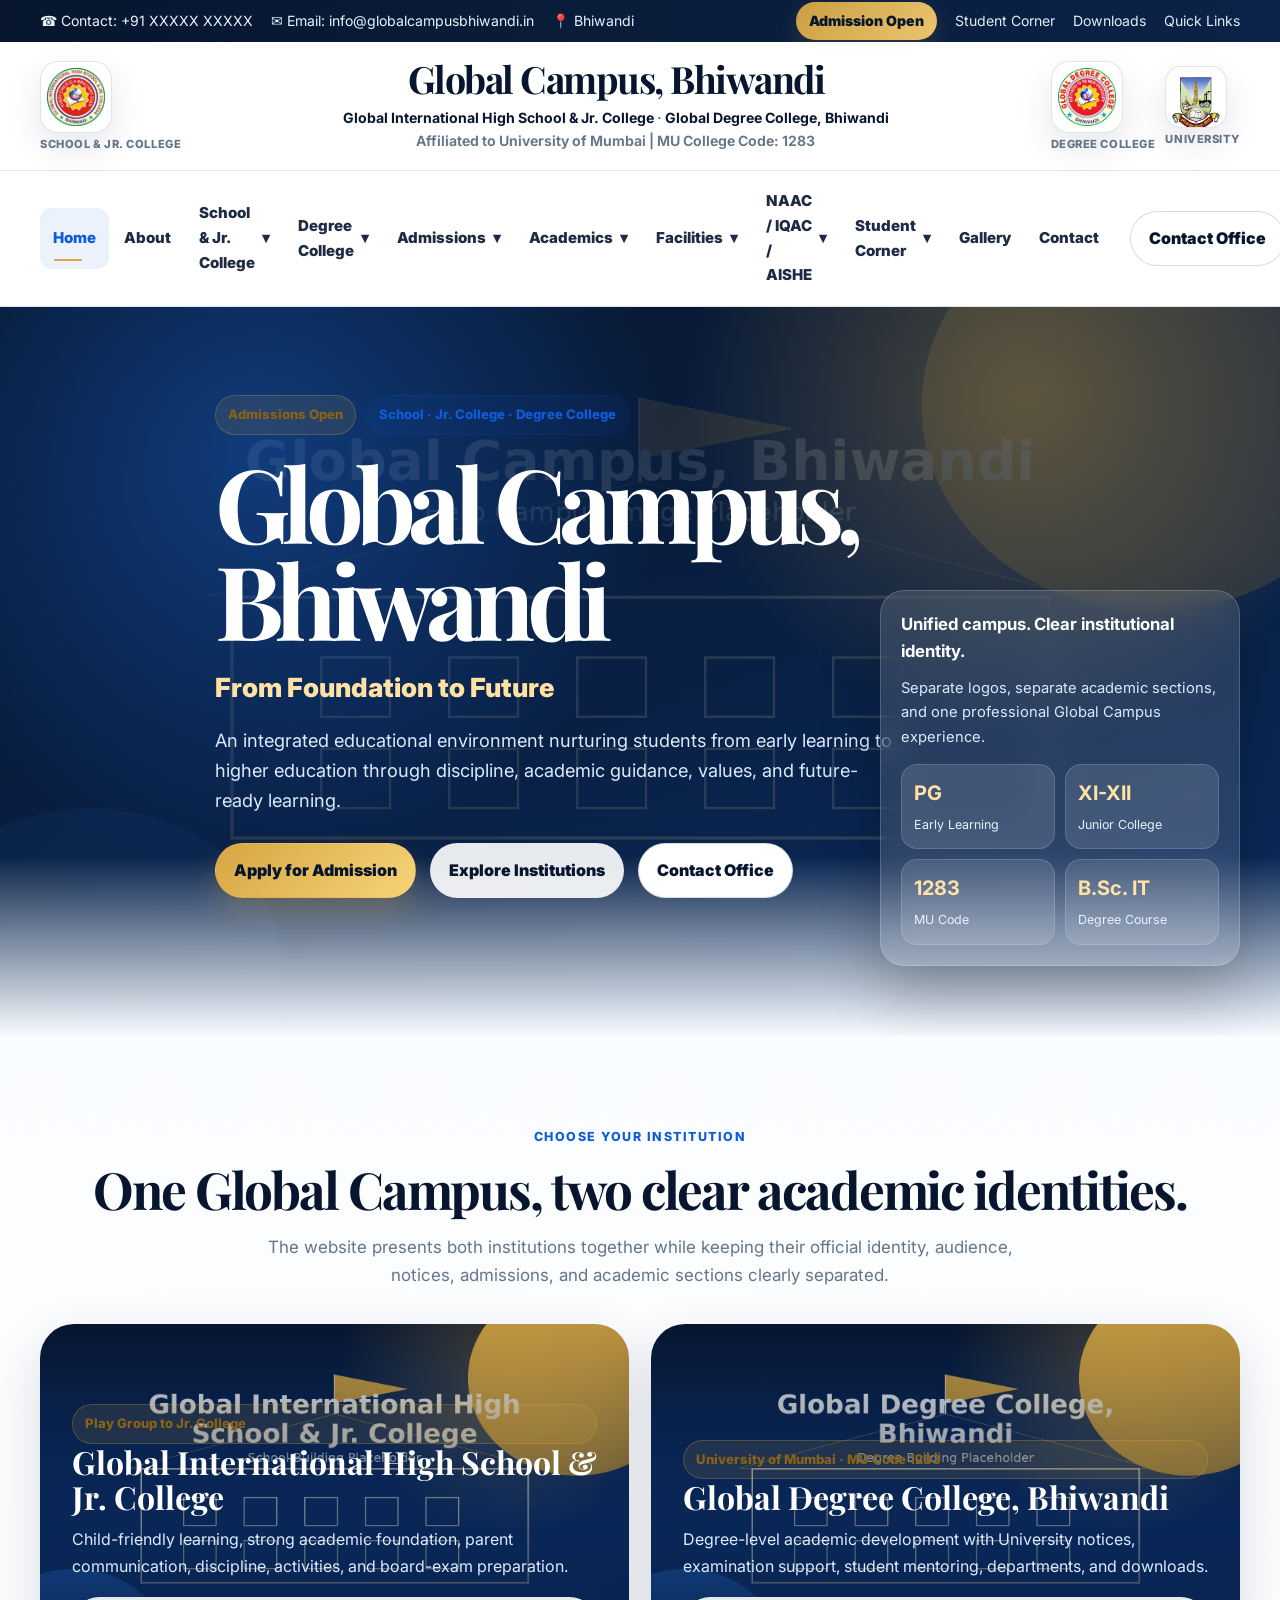
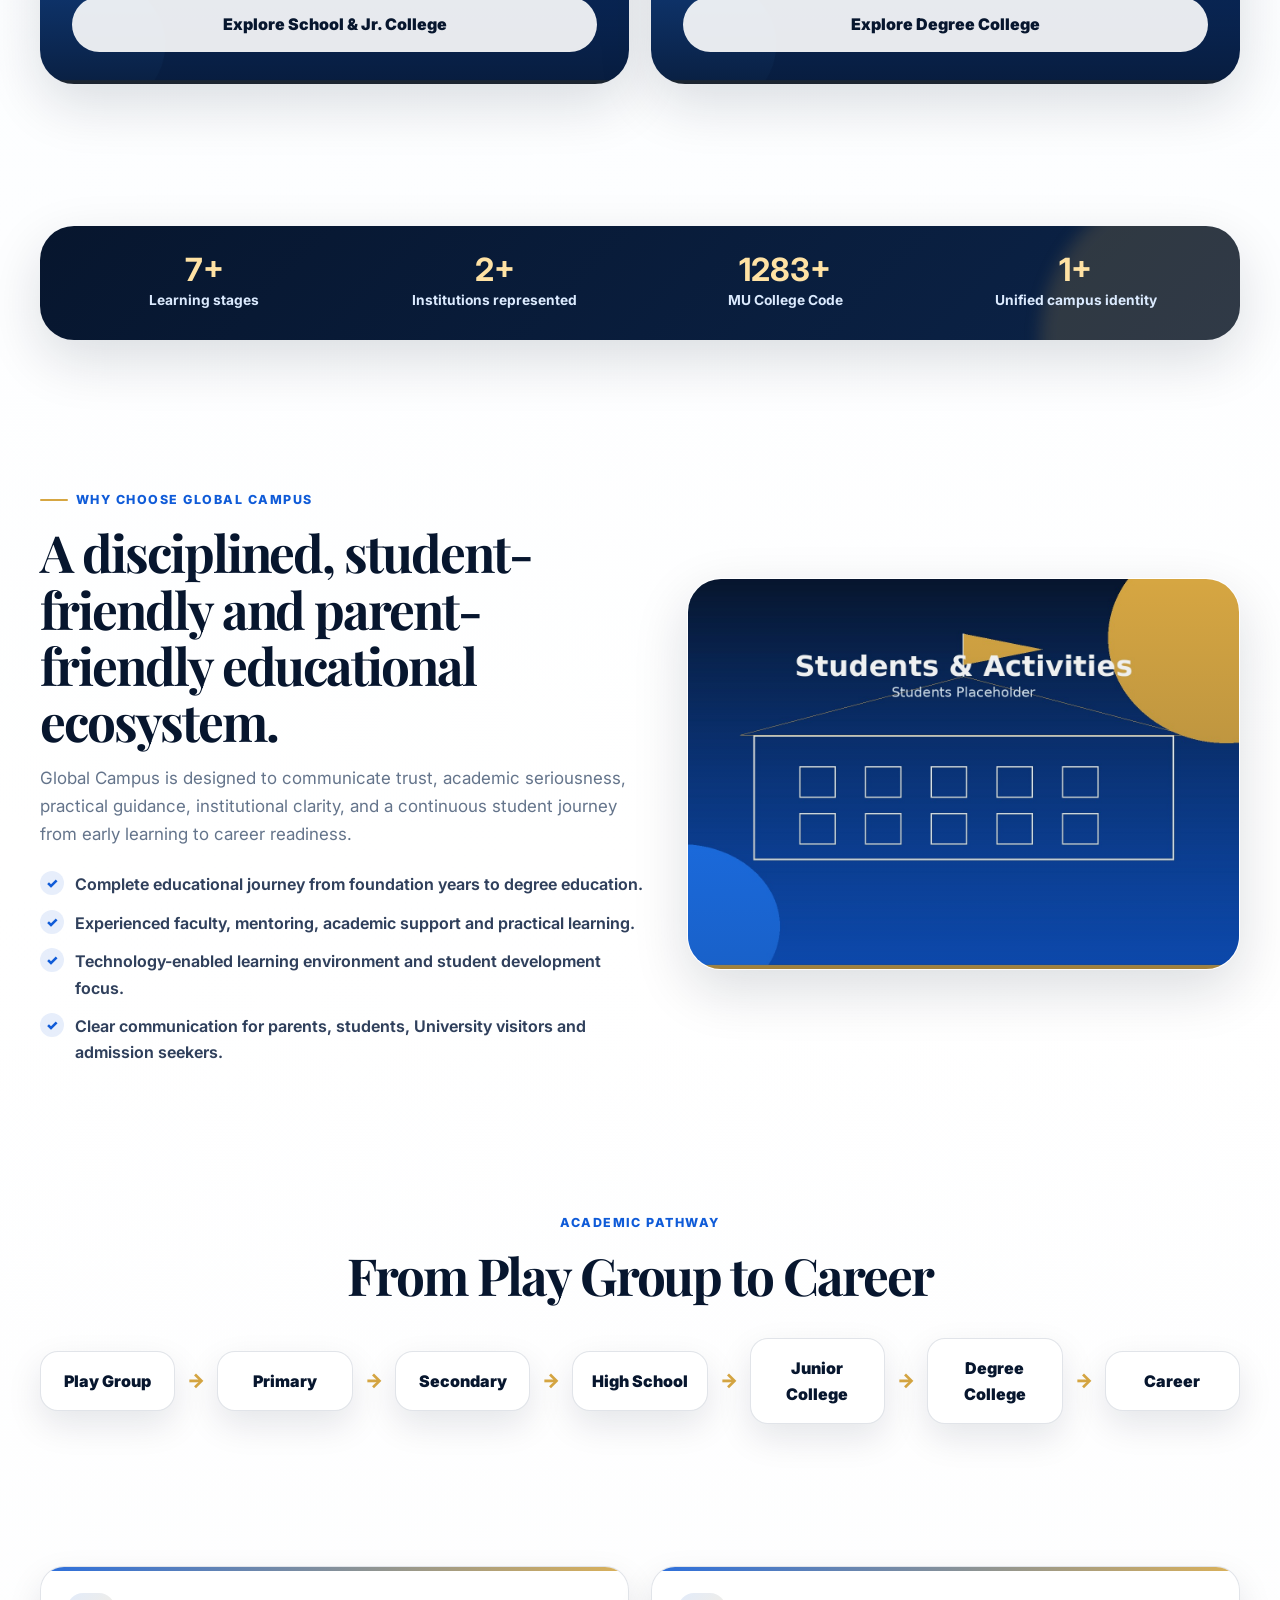
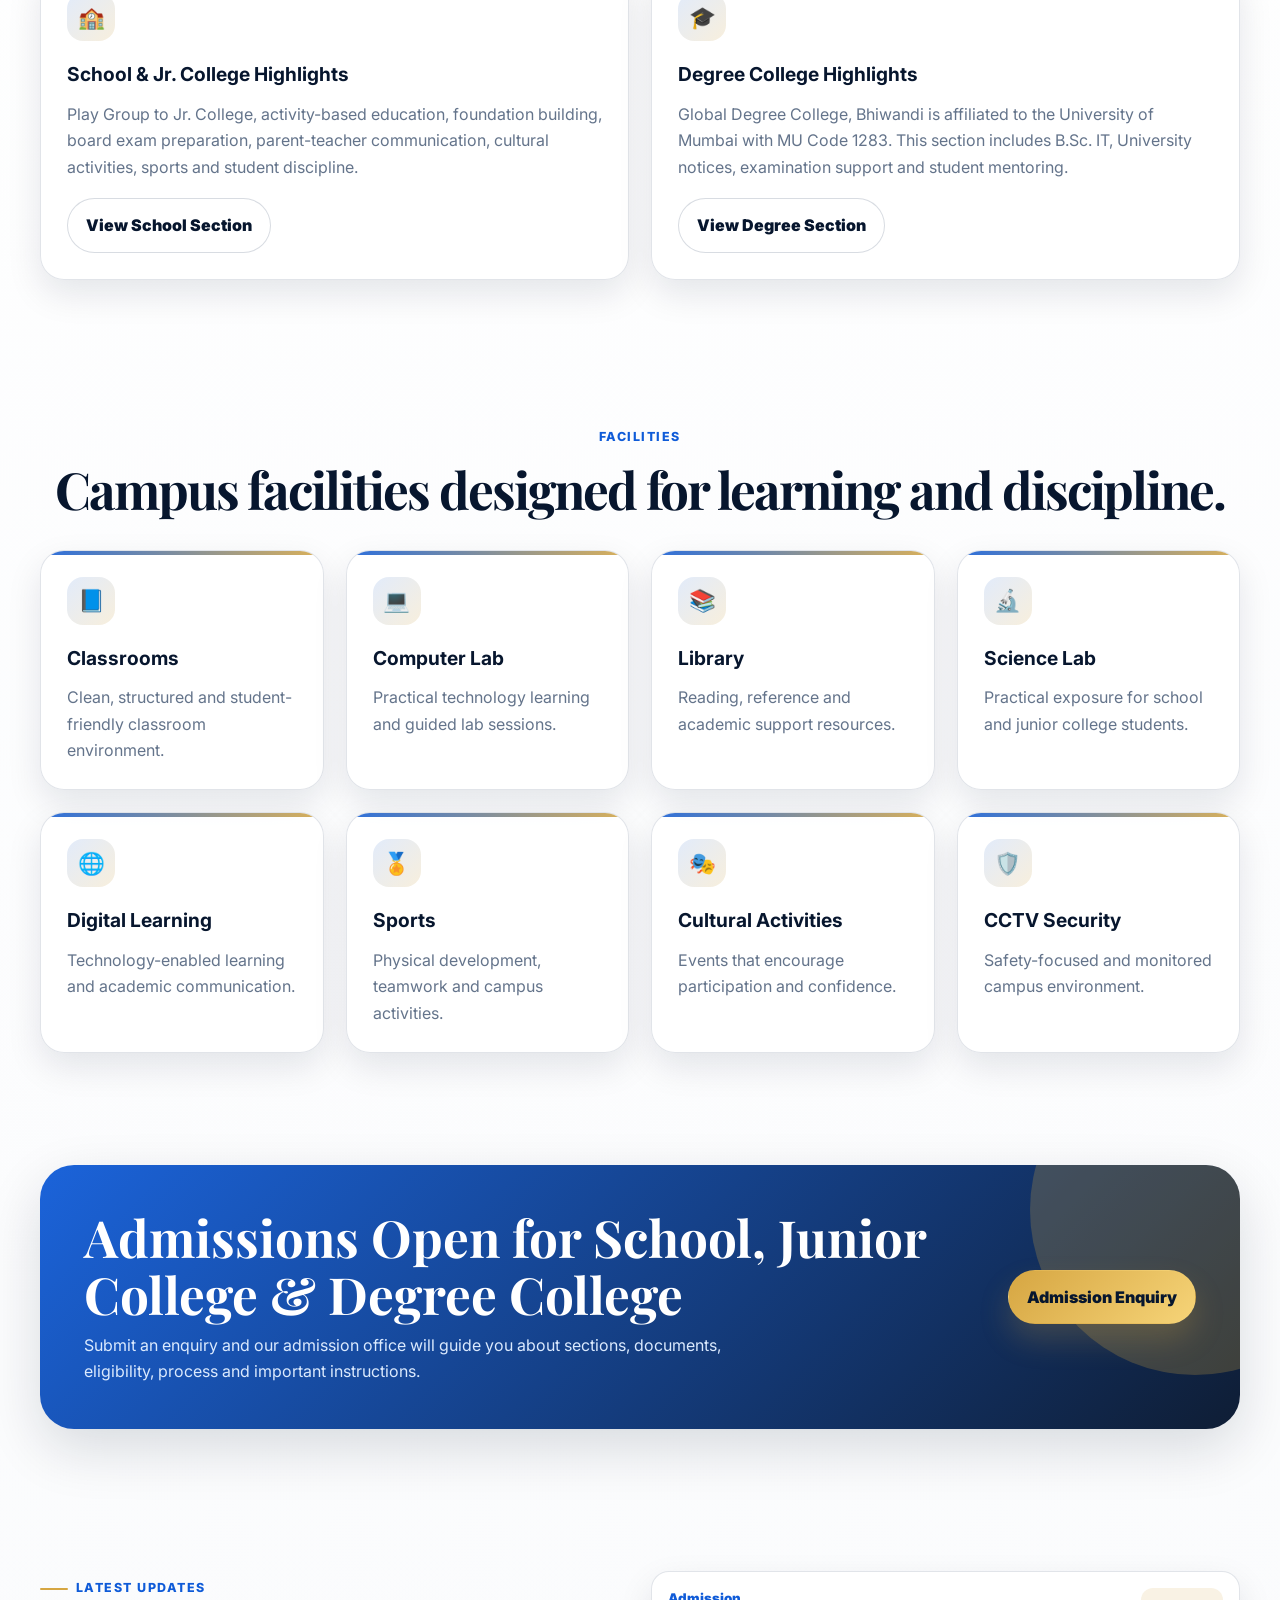
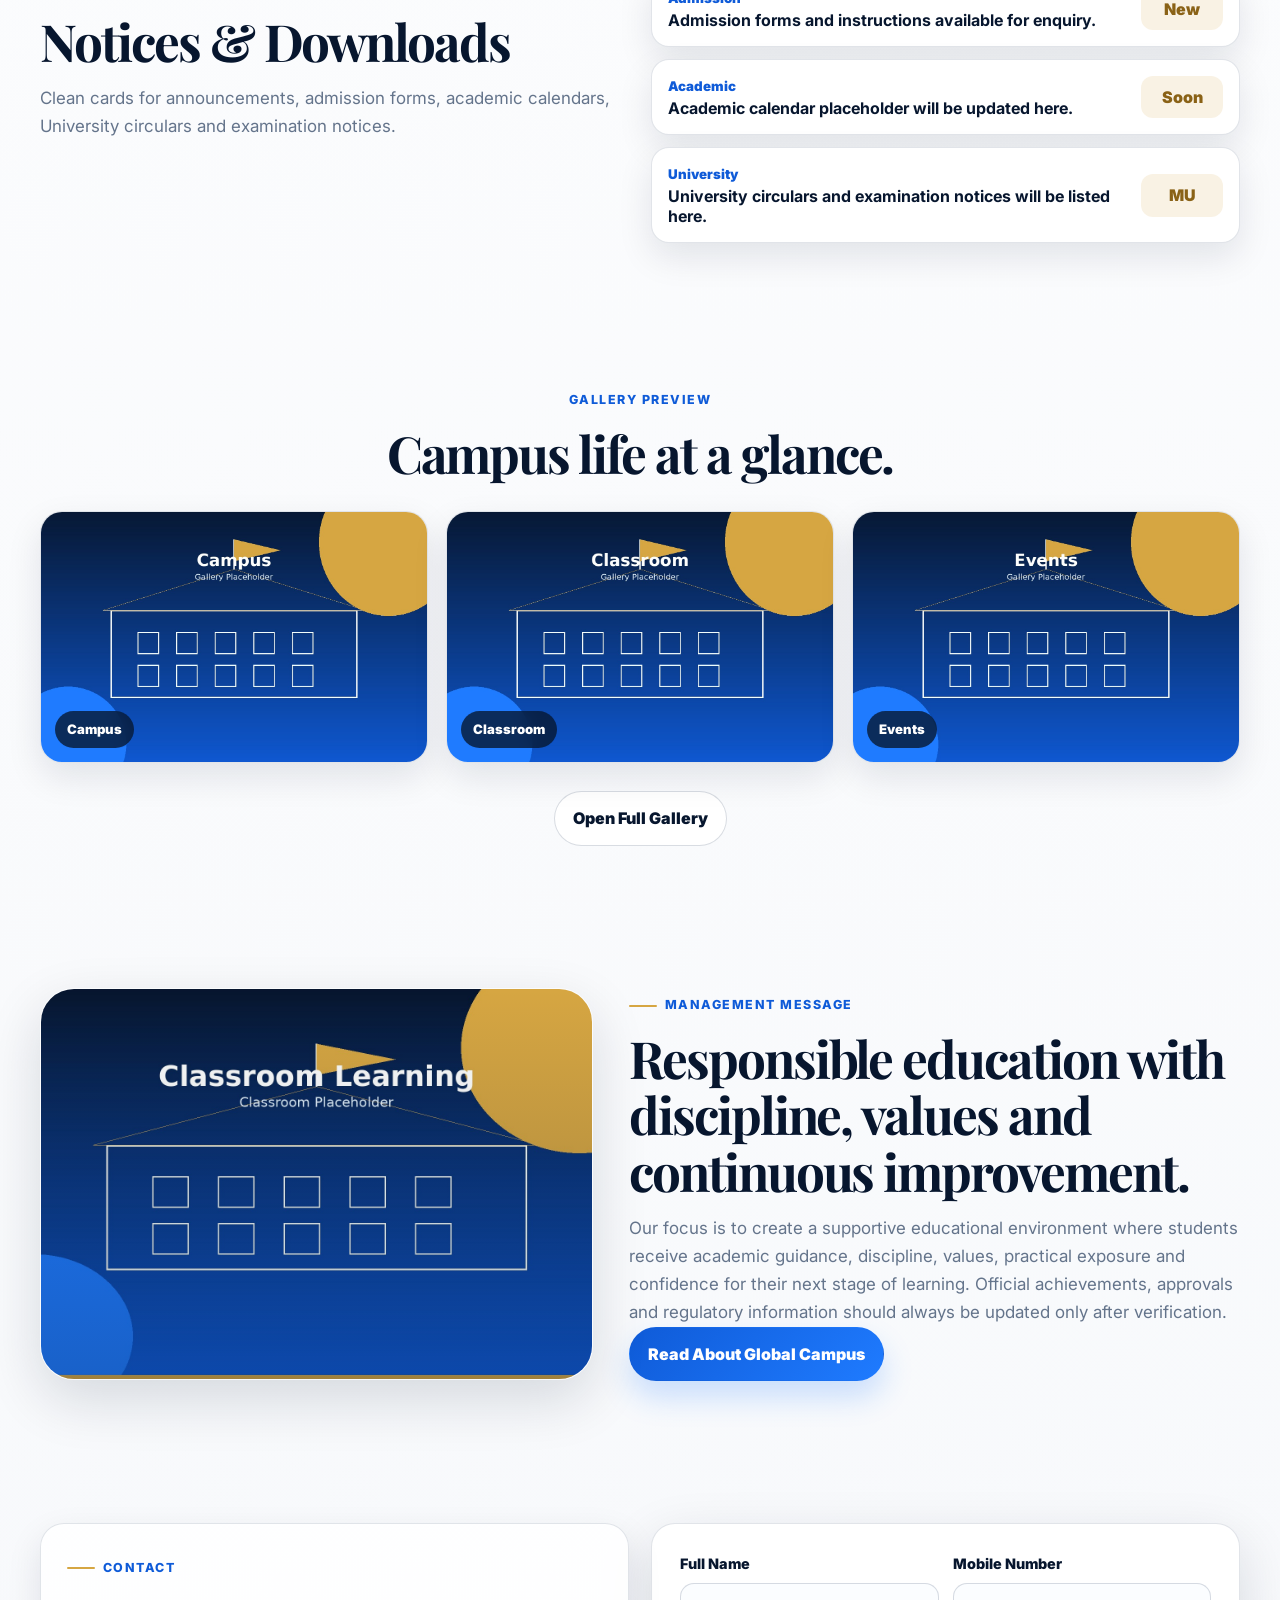
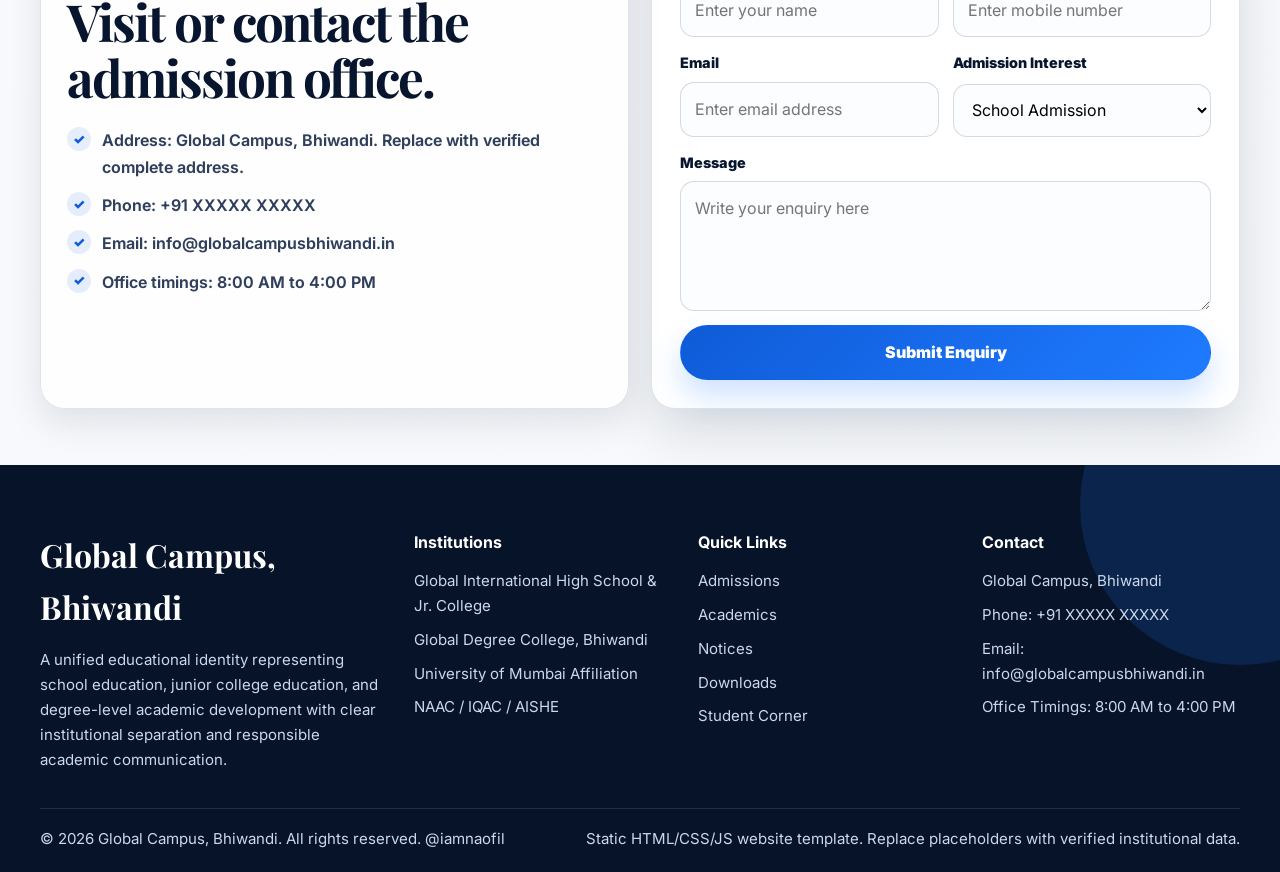
<file: index.html>
<!DOCTYPE html>
<html lang="en">
<head>
  <meta charset="UTF-8">
  <meta name="viewport" content="width=device-width, initial-scale=1.0">
  <title>Global Campus, Bhiwandi | School, Junior College & Degree College</title>
  <meta name="description" content="Premium official website for Global Campus, Bhiwandi representing Global International High School & Jr. College and Global Degree College, Bhiwandi affiliated to University of Mumbai with MU Code 1283.">
  <meta name="keywords" content="Global Campus Bhiwandi, Global International High School & Jr. College, Global Degree College Bhiwandi, School in Bhiwandi, Junior College in Bhiwandi, Degree College in Bhiwandi, University of Mumbai affiliated college, MU Code 1283, B.Sc. IT College in Bhiwandi">
  <meta name="author" content="Global Campus, Bhiwandi">
  <meta name="robots" content="index, follow">
  <meta property="og:title" content="Global Campus, Bhiwandi | School, Junior College & Degree College">
  <meta property="og:description" content="Premium official website for Global Campus, Bhiwandi representing Global International High School & Jr. College and Global Degree College, Bhiwandi affiliated to University of Mumbai with MU Code 1283.">
  <meta property="og:type" content="website">
  <meta property="og:image" content="assets/images/hero-campus.jpg">
  <meta property="og:locale" content="en_IN">
  <link rel="preconnect" href="https://fonts.googleapis.com">
  <link rel="preconnect" href="https://fonts.gstatic.com" crossorigin>
  <link href="https://fonts.googleapis.com/css2?family=Inter:wght@400;500;600;700;800;900&family=Playfair+Display:wght@700;800&display=swap" rel="stylesheet">
  <link rel="stylesheet" href="assets/css/style.css">
</head>
<body>

  <div class="topbar">
    <div class="container topbar-inner">
      <div class="topbar-left">
        <span>☎ Contact: +91 XXXXX XXXXX</span>
        <span>✉ Email: info@globalcampusbhiwandi.in</span>
        <span>📍 Bhiwandi</span>
      </div>
      <div class="topbar-links">
        <a class="admission-pill" href="admissions.html">Admission Open</a>
        <a href="student-corner.html">Student Corner</a>
        <a href="downloads.html">Downloads</a>
        <a href="notices.html">Quick Links</a>
      </div>
    </div>
  </div>
  <header class="site-header">
    <div class="container identity-row">
      <div class="logo-group" aria-label="School identity">
        <div class="logo-wrap">
          <div class="logo-box"><img src="assets/images/school-logo.png" alt="Global International High School and Jr. College logo placeholder"></div>
          <div class="logo-caption">School & Jr. College</div>
        </div>
      </div>
      <div class="brand-stack">
        <h1>Global Campus, Bhiwandi</h1>
        <p><strong>Global International High School & Jr. College</strong> · <strong>Global Degree College, Bhiwandi</strong><br>Affiliated to University of Mumbai | MU College Code: 1283</p>
      </div>
      <div class="logo-group" aria-label="Degree college identity">
        <div class="logo-wrap">
          <div class="logo-box"><img src="assets/images/degree-college-logo.png" alt="Global Degree College Bhiwandi logo placeholder"></div>
          <div class="logo-caption">Degree College</div>
        </div>
        <div class="logo-wrap">
          <div class="logo-box small"><img src="assets/images/university-of-mumbai-logo.png" alt="University of Mumbai logo placeholder"></div>
          <div class="logo-caption">University</div>
        </div>
      </div>
    </div>
    <nav class="navbar" aria-label="Primary navigation">
      <div class="container nav-inner">
        <ul class="nav-menu"><li class="nav-item"><a class="nav-link" href="index.html">Home</a></li><li class="nav-item"><a class="nav-link" href="about.html">About</a></li><li class="nav-item has-dropdown"><a class="nav-link" href="school-jr-college.html">School & Jr. College <span>▾</span></a><div class="dropdown"><a href="school-jr-college.html#playgroup">Play Group</a><a href="school-jr-college.html#pre-primary">Pre-Primary</a><a href="school-jr-college.html#primary">Primary</a><a href="school-jr-college.html#secondary">Secondary</a><a href="school-jr-college.html#high-school">High School</a><a href="school-jr-college.html#junior-college">Junior College</a></div></li><li class="nav-item has-dropdown"><a class="nav-link" href="degree-college.html">Degree College <span>▾</span></a><div class="dropdown"><a href="degree-college.html">About Degree College</a><a href="degree-college.html#bsc-it">B.Sc. IT</a><a href="departments.html">Departments</a><a href="degree-college.html#faculty">Faculty</a><a href="degree-college.html#university">University of Mumbai</a><a href="degree-college.html#mu-code">MU Code 1283</a></div></li><li class="nav-item has-dropdown"><a class="nav-link" href="admissions.html">Admissions <span>▾</span></a><div class="dropdown"><a href="admissions.html#school-admission">School Admission</a><a href="admissions.html#junior-admission">Junior College Admission</a><a href="admissions.html#degree-admission">Degree College Admission</a><a href="admissions.html#process">Admission Process</a><a href="admissions.html#documents">Documents Required</a><a href="admissions.html#fees">Fee Information</a><a href="admissions.html#enquiry">Enquiry Form</a></div></li><li class="nav-item has-dropdown"><a class="nav-link" href="academics.html">Academics <span>▾</span></a><div class="dropdown"><a href="academics.html#calendar">Academic Calendar</a><a href="academics.html#curriculum">Curriculum</a><a href="academics.html#timetable">Timetable</a><a href="academics.html#examination">Examination</a><a href="academics.html#results">Results</a></div></li><li class="nav-item has-dropdown"><a class="nav-link" href="facilities.html">Facilities <span>▾</span></a><div class="dropdown"><a href="facilities.html#classrooms">Smart Classrooms</a><a href="facilities.html#computer-lab">Computer Lab</a><a href="facilities.html#science-lab">Science Lab</a><a href="facilities.html#library">Library</a><a href="facilities.html#sports">Playground</a><a href="facilities.html#security">CCTV Campus</a><a href="student-corner.html#support">Student Support</a></div></li><li class="nav-item has-dropdown"><a class="nav-link" href="naac-iqac-aishe.html">NAAC / IQAC / AISHE <span>▾</span></a><div class="dropdown"><a href="naac-iqac-aishe.html#iqac">IQAC</a><a href="naac-iqac-aishe.html#naac">NAAC Documents</a><a href="naac-iqac-aishe.html#aishe">AISHE</a><a href="naac-iqac-aishe.html#committees">Committees</a><a href="naac-iqac-aishe.html#reports">Reports</a></div></li><li class="nav-item has-dropdown"><a class="nav-link" href="student-corner.html">Student Corner <span>▾</span></a><div class="dropdown"><a href="notices.html">Notices</a><a href="downloads.html">Downloads</a><a href="student-corner.html#scholarship">Scholarship</a><a href="student-corner.html#rules">Rules & Regulations</a><a href="student-corner.html#events">Events</a><a href="student-corner.html#career">Career Guidance</a></div></li><li class="nav-item"><a class="nav-link" href="gallery.html">Gallery</a></li><li class="nav-item"><a class="nav-link" href="contact.html">Contact</a></li></ul>
        <div class="nav-actions">
          <a class="btn btn-outline" href="contact.html">Contact Office</a>
          <button class="menu-toggle" aria-label="Open mobile menu" aria-expanded="false"><span></span><span></span><span></span></button>
        </div>
      </div>
    </nav>
  </header>


  <main>
    <section class="hero">
      <div class="container hero-content">
        <div class="hero-kicker"><span class="badge gold">Admissions Open</span><span class="badge">School · Jr. College · Degree College</span></div>
        <h2>Global Campus, Bhiwandi</h2>
        <div class="tagline">From Foundation to Future</div>
        <p>An integrated educational environment nurturing students from early learning to higher education through discipline, academic guidance, values, and future-ready learning.</p>
        <div class="hero-actions">
          <a class="btn btn-gold" href="admissions.html">Apply for Admission</a>
          <a class="btn btn-light" href="#institutions">Explore Institutions</a>
          <a class="btn btn-outline" href="contact.html">Contact Office</a>
        </div>
      </div>
      <aside class="hero-panel reveal">
        <h3>Unified campus. Clear institutional identity.</h3>
        <p>Separate logos, separate academic sections, and one professional Global Campus experience.</p>
        <div class="hero-panel-grid">
          <div class="mini-stat"><strong>PG</strong><span>Early Learning</span></div>
          <div class="mini-stat"><strong>XI-XII</strong><span>Junior College</span></div>
          <div class="mini-stat"><strong>1283</strong><span>MU Code</span></div>
          <div class="mini-stat"><strong>B.Sc. IT</strong><span>Degree Course</span></div>
        </div>
      </aside>
    </section>

    <section id="institutions" class="section">
      <div class="container">
        <div class="center reveal">
          <span class="eyebrow">Choose Your Institution</span>
          <h2 class="section-title">One Global Campus, two clear academic identities.</h2>
          <p class="section-lead">The website presents both institutions together while keeping their official identity, audience, notices, admissions, and academic sections clearly separated.</p>
        </div>
        <div class="grid grid-2" style="margin-top:34px">
          <article class="institution-card school reveal">
            <span class="badge gold">Play Group to Jr. College</span>
            <h3>Global International High School & Jr. College</h3>
            <p>Child-friendly learning, strong academic foundation, parent communication, discipline, activities, and board-exam preparation.</p>
            <a class="btn btn-light" href="school-jr-college.html">Explore School & Jr. College</a>
          </article>
          <article class="institution-card degree reveal">
            <span class="badge gold">University of Mumbai · MU Code 1283</span>
            <h3>Global Degree College, Bhiwandi</h3>
            <p>Degree-level academic development with University notices, examination support, student mentoring, departments, and downloads.</p>
            <a class="btn btn-light" href="degree-college.html">Explore Degree College</a>
          </article>
        </div>
      </div>
    </section>

    <section class="section small">
      <div class="container stats-band reveal">
        <div class="stat"><strong data-counter="7">0</strong><span>Learning stages</span></div>
        <div class="stat"><strong data-counter="2">0</strong><span>Institutions represented</span></div>
        <div class="stat"><strong data-counter="1283" data-suffix="">0</strong><span>MU College Code</span></div>
        <div class="stat"><strong data-counter="1">0</strong><span>Unified campus identity</span></div>
      </div>
    </section>

    <section class="section">
      <div class="container">
        <div class="split">
          <div class="reveal">
            <span class="eyebrow">Why Choose Global Campus</span>
            <h2 class="section-title">A disciplined, student-friendly and parent-friendly educational ecosystem.</h2>
            <p class="section-lead">Global Campus is designed to communicate trust, academic seriousness, practical guidance, institutional clarity, and a continuous student journey from early learning to career readiness.</p>
            <ul class="check-list">
              <li>Complete educational journey from foundation years to degree education.</li>
              <li>Experienced faculty, mentoring, academic support and practical learning.</li>
              <li>Technology-enabled learning environment and student development focus.</li>
              <li>Clear communication for parents, students, University visitors and admission seekers.</li>
            </ul>
          </div>
          <div class="image-frame reveal"><img src="assets/images/students.jpg" alt="Students learning at Global Campus Bhiwandi placeholder"></div>
        </div>
      </div>
    </section>

    <section class="section small">
      <div class="container">
        <div class="center reveal">
          <span class="eyebrow">Academic Pathway</span>
          <h2 class="section-title">From Play Group to Career</h2>
        </div>
        <div class="pathway reveal">
          <div class="path-step">Play Group</div><div class="path-arrow">→</div>
          <div class="path-step">Primary</div><div class="path-arrow">→</div>
          <div class="path-step">Secondary</div><div class="path-arrow">→</div>
          <div class="path-step">High School</div><div class="path-arrow">→</div>
          <div class="path-step">Junior College</div><div class="path-arrow">→</div>
          <div class="path-step">Degree College</div><div class="path-arrow">→</div>
          <div class="path-step">Career</div>
        </div>
      </div>
    </section>

    <section class="section">
      <div class="container grid grid-2">
        <article class="card reveal">
          <div class="icon">🏫</div>
          <h3>School & Jr. College Highlights</h3>
          <p>Play Group to Jr. College, activity-based education, foundation building, board exam preparation, parent-teacher communication, cultural activities, sports and student discipline.</p>
          <a class="btn btn-outline" href="school-jr-college.html" style="margin-top:18px">View School Section</a>
        </article>
        <article class="card reveal">
          <div class="icon">🎓</div>
          <h3>Degree College Highlights</h3>
          <p>Global Degree College, Bhiwandi is affiliated to the University of Mumbai with MU Code 1283. This section includes B.Sc. IT, University notices, examination support and student mentoring.</p>
          <a class="btn btn-outline" href="degree-college.html" style="margin-top:18px">View Degree Section</a>
        </article>
      </div>
    </section>

    <section class="section small">
      <div class="container">
        <div class="center reveal">
          <span class="eyebrow">Facilities</span>
          <h2 class="section-title">Campus facilities designed for learning and discipline.</h2>
        </div>
        <div class="grid grid-4" style="margin-top:32px">
          <div class="card reveal"><div class="icon">📘</div><h3>Classrooms</h3><p>Clean, structured and student-friendly classroom environment.</p></div>
          <div class="card reveal"><div class="icon">💻</div><h3>Computer Lab</h3><p>Practical technology learning and guided lab sessions.</p></div>
          <div class="card reveal"><div class="icon">📚</div><h3>Library</h3><p>Reading, reference and academic support resources.</p></div>
          <div class="card reveal"><div class="icon">🔬</div><h3>Science Lab</h3><p>Practical exposure for school and junior college students.</p></div>
          <div class="card reveal"><div class="icon">🌐</div><h3>Digital Learning</h3><p>Technology-enabled learning and academic communication.</p></div>
          <div class="card reveal"><div class="icon">🏅</div><h3>Sports</h3><p>Physical development, teamwork and campus activities.</p></div>
          <div class="card reveal"><div class="icon">🎭</div><h3>Cultural Activities</h3><p>Events that encourage participation and confidence.</p></div>
          <div class="card reveal"><div class="icon">🛡️</div><h3>CCTV Security</h3><p>Safety-focused and monitored campus environment.</p></div>
        </div>
      </div>
    </section>

    <section class="section small">
      <div class="container cta reveal">
        <div class="cta-content">
          <div>
            <h2>Admissions Open for School, Junior College & Degree College</h2>
            <p>Submit an enquiry and our admission office will guide you about sections, documents, eligibility, process and important instructions.</p>
          </div>
          <a class="btn btn-gold" href="admissions.html#enquiry">Admission Enquiry</a>
        </div>
      </div>
    </section>

    <section class="section">
      <div class="container grid grid-2">
        <div class="reveal">
          <span class="eyebrow">Latest Updates</span>
          <h2 class="section-title">Notices & Downloads</h2>
          <p class="section-lead">Clean cards for announcements, admission forms, academic calendars, University circulars and examination notices.</p>
        </div>
        <div class="notice-list reveal">
          <article class="notice-item"><div><small>Admission</small><h4>Admission forms and instructions available for enquiry.</h4></div><div class="date">New</div></article>
          <article class="notice-item"><div><small>Academic</small><h4>Academic calendar placeholder will be updated here.</h4></div><div class="date">Soon</div></article>
          <article class="notice-item"><div><small>University</small><h4>University circulars and examination notices will be listed here.</h4></div><div class="date">MU</div></article>
        </div>
      </div>
    </section>

    <section class="section small">
      <div class="container">
        <div class="center reveal">
          <span class="eyebrow">Gallery Preview</span>
          <h2 class="section-title">Campus life at a glance.</h2>
        </div>
        <div class="gallery-grid" style="margin-top:30px">
          <figure class="gallery-item reveal" data-category="campus"><img src="assets/images/gallery/campus-1.jpg" alt="Campus placeholder image"><span class="gallery-label">Campus</span></figure>
          <figure class="gallery-item reveal" data-category="classroom"><img src="assets/images/gallery/classroom-1.jpg" alt="Classroom placeholder image"><span class="gallery-label">Classroom</span></figure>
          <figure class="gallery-item reveal" data-category="events"><img src="assets/images/gallery/event-1.jpg" alt="Event placeholder image"><span class="gallery-label">Events</span></figure>
        </div>
        <div class="center" style="margin-top:28px"><a class="btn btn-outline" href="gallery.html">Open Full Gallery</a></div>
      </div>
    </section>

    <section class="section">
      <div class="container split reverse">
        <div class="image-frame reveal"><img src="assets/images/classroom.jpg" alt="Classroom learning placeholder image"></div>
        <div class="reveal">
          <span class="eyebrow">Management Message</span>
          <h2 class="section-title">Responsible education with discipline, values and continuous improvement.</h2>
          <p class="section-lead">Our focus is to create a supportive educational environment where students receive academic guidance, discipline, values, practical exposure and confidence for their next stage of learning. Official achievements, approvals and regulatory information should always be updated only after verification.</p>
          <a class="btn btn-primary" href="about.html">Read About Global Campus</a>
        </div>
      </div>
    </section>

    <section class="section small">
      <div class="container grid grid-2">
        <div class="surface reveal">
          <span class="eyebrow">Contact</span>
          <h2 class="section-title">Visit or contact the admission office.</h2>
          <ul class="check-list">
            <li>Address: Global Campus, Bhiwandi. Replace with verified complete address.</li>
            <li>Phone: +91 XXXXX XXXXX</li>
            <li>Email: info@globalcampusbhiwandi.in</li>
            <li>Office timings: 8:00 AM to 4:00 PM</li>
          </ul>
        </div>
        <div class="reveal">
<form class="form-card" data-static-form>
  <div class="form-grid">
    <div class="field"><label for="name">Full Name</label><input id="name" type="text" placeholder="Enter your name" required></div>
    <div class="field"><label for="phone">Mobile Number</label><input id="phone" type="tel" placeholder="Enter mobile number" required></div>
    <div class="field"><label for="email">Email</label><input id="email" type="email" placeholder="Enter email address"></div>
    <div class="field"><label for="interest">Admission Interest</label><select id="interest"><option>School Admission</option><option>Junior College Admission</option><option>Degree College Admission</option><option>B.Sc. IT Admission</option><option>General Enquiry</option></select></div>
    <div class="field full"><label for="message">Message</label><textarea id="message" placeholder="Write your enquiry here"></textarea></div>
    <div class="field full"><button class="btn btn-primary" type="submit">Submit Enquiry</button></div>
  </div>
</form>
</div>
      </div>
    </section>
  </main>


  <footer class="footer">
    <div class="container footer-grid">
      <div>
        <h3>Global Campus, Bhiwandi</h3>
        <p>A unified educational identity representing school education, junior college education, and degree-level academic development with clear institutional separation and responsible academic communication.</p>
      </div>
      <div>
        <h4>Institutions</h4>
        <ul>
          <li><a href="school-jr-college.html">Global International High School & Jr. College</a></li>
          <li><a href="degree-college.html">Global Degree College, Bhiwandi</a></li>
          <li><a href="degree-college.html#university">University of Mumbai Affiliation</a></li>
          <li><a href="naac-iqac-aishe.html">NAAC / IQAC / AISHE</a></li>
        </ul>
      </div>
      <div>
        <h4>Quick Links</h4>
        <ul>
          <li><a href="admissions.html">Admissions</a></li>
          <li><a href="academics.html">Academics</a></li>
          <li><a href="notices.html">Notices</a></li>
          <li><a href="downloads.html">Downloads</a></li>
          <li><a href="student-corner.html">Student Corner</a></li>
        </ul>
      </div>
      <div>
        <h4>Contact</h4>
        <ul>
          <li>Global Campus, Bhiwandi</li>
          <li>Phone: +91 XXXXX XXXXX</li>
          <li>Email: info@globalcampusbhiwandi.in</li>
          <li>Office Timings: 8:00 AM to 4:00 PM</li>
        </ul>
      </div>
    </div>
    <div class="container footer-bottom">
      <p>© 2026 Global Campus, Bhiwandi. All rights reserved. @iamnaofil </p>
      <p>Static HTML/CSS/JS website template. Replace placeholders with verified institutional data.</p>
    </div>
  </footer>
  <button class="back-to-top" aria-label="Back to top">↑</button>

  <script src="assets/js/main.js"></script>
</body>
</html>
</file>
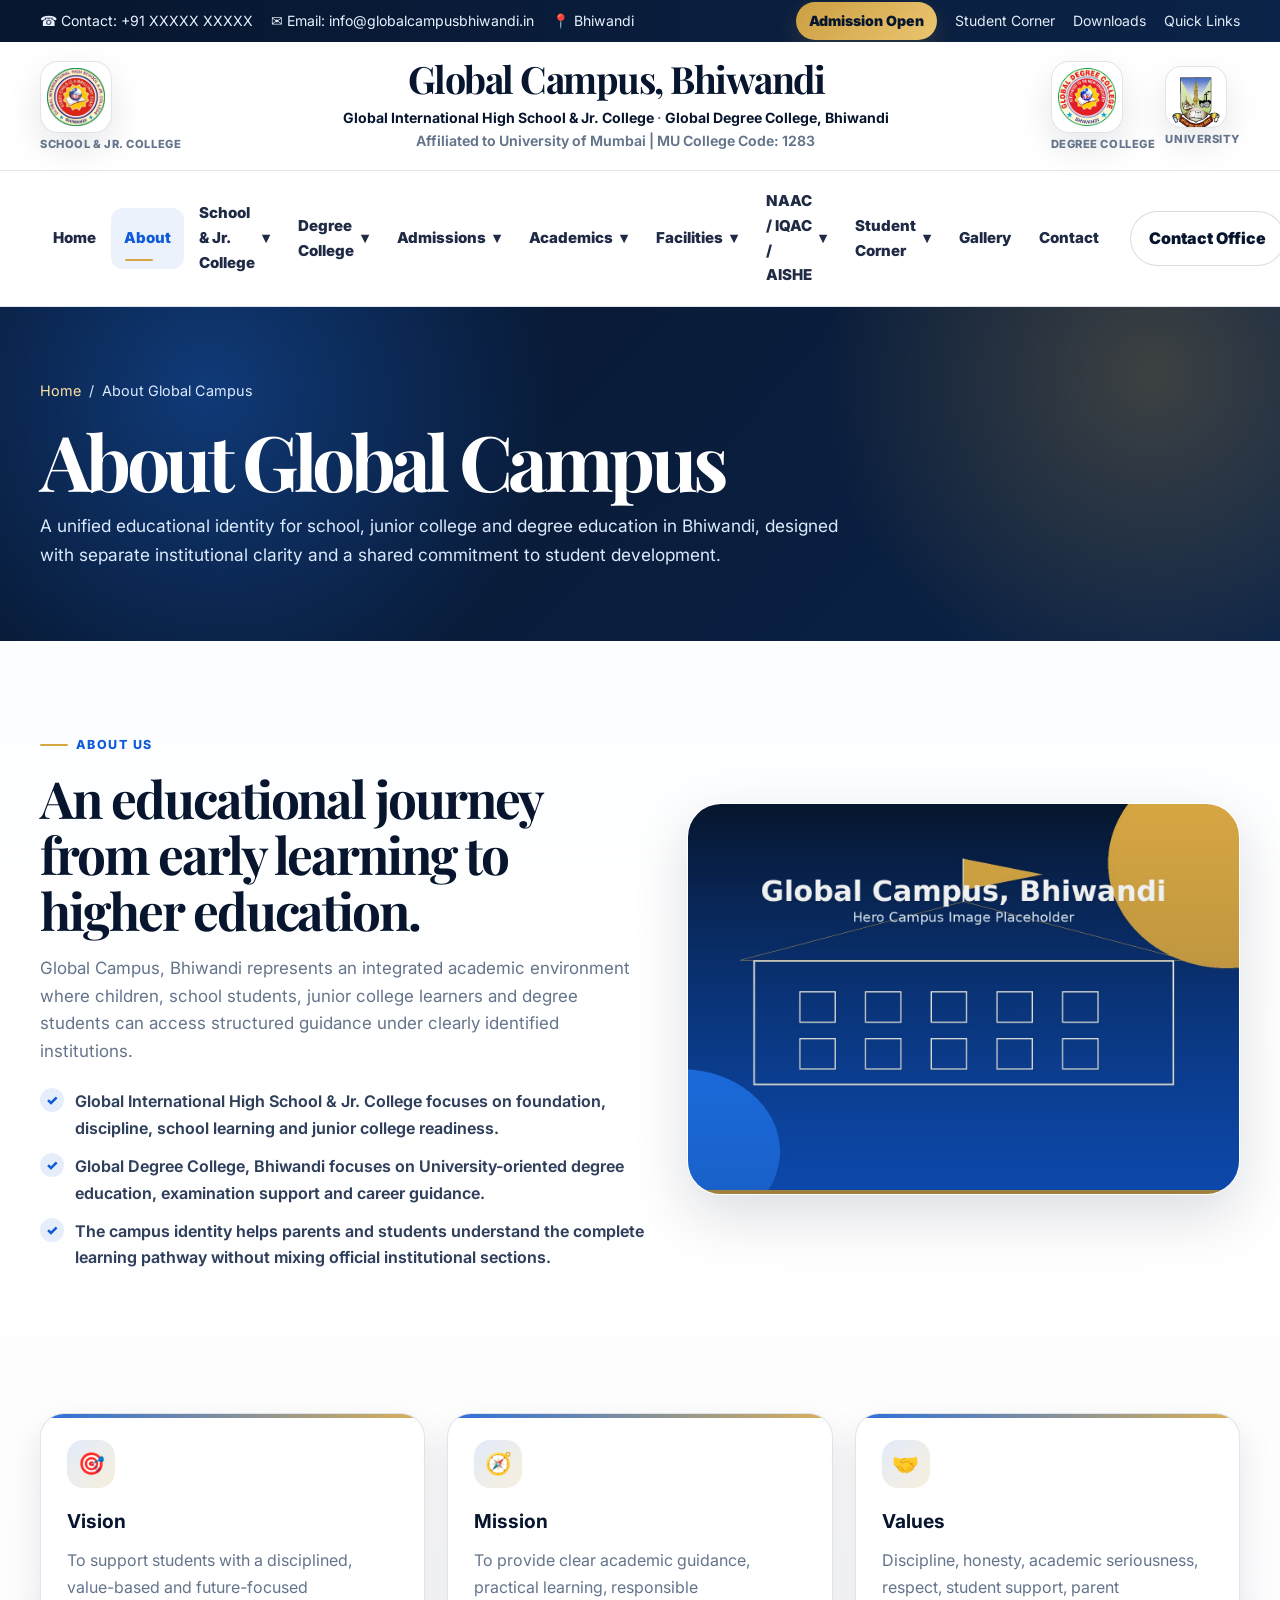
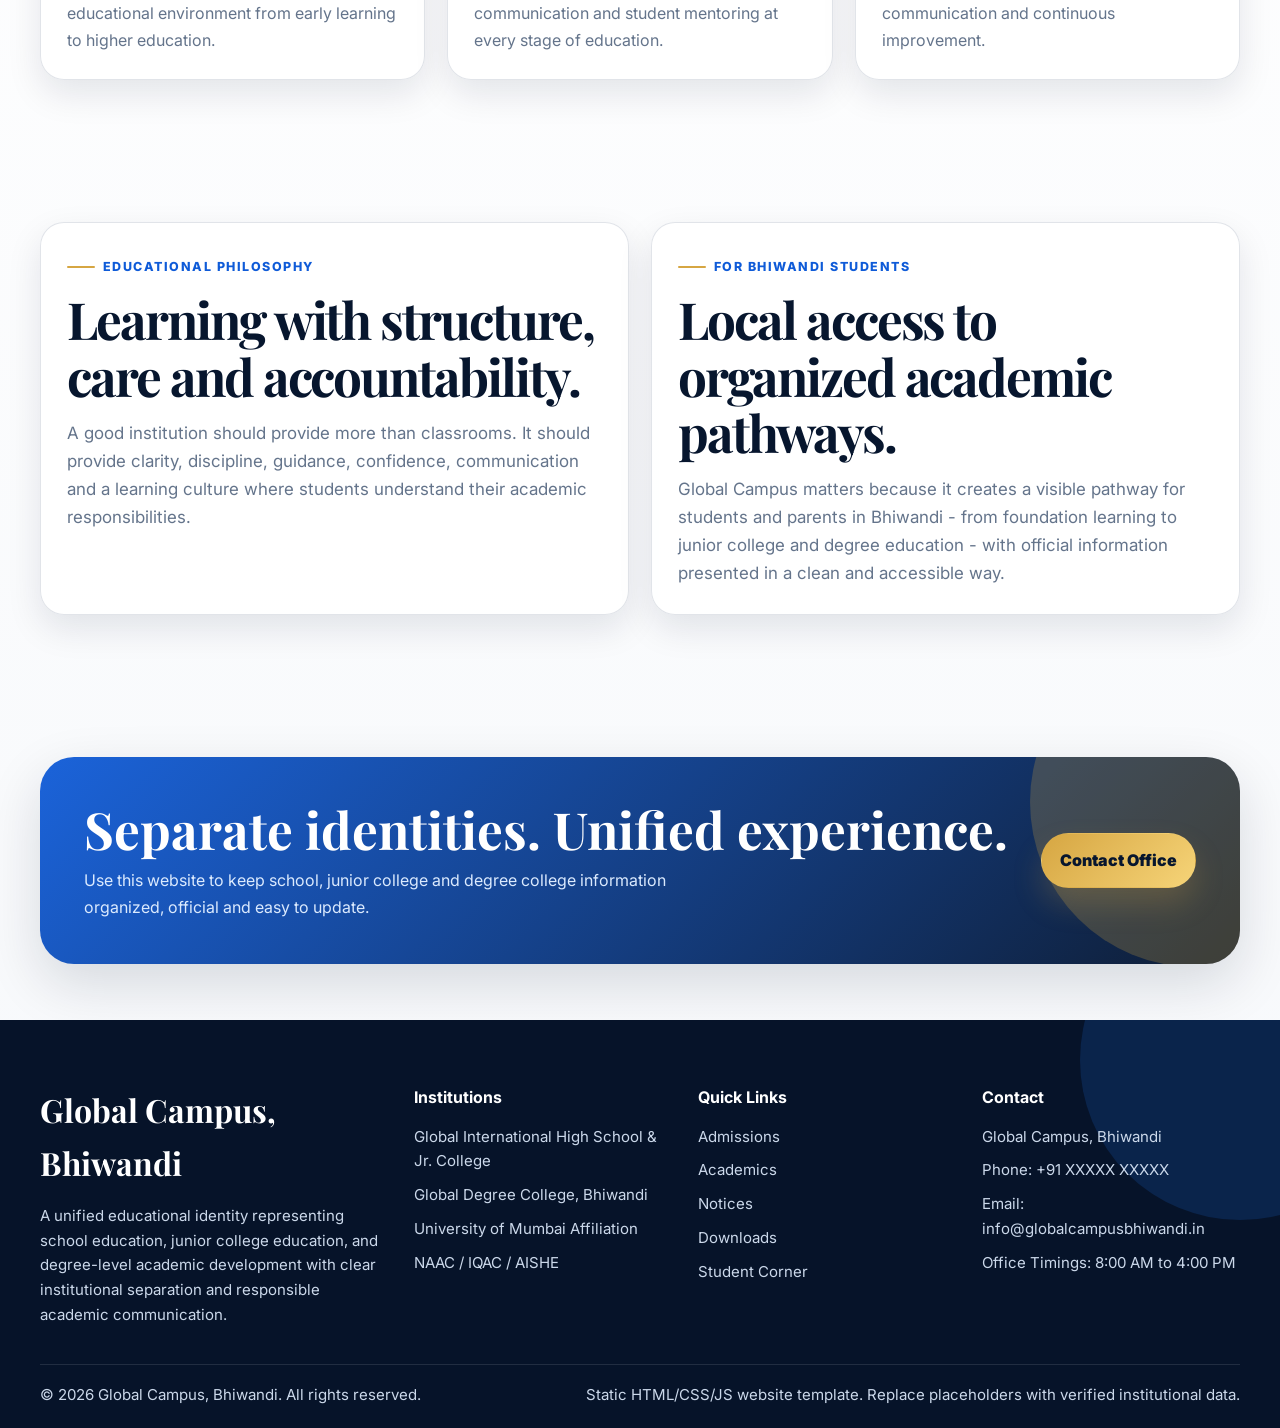
<file: about.html>
<!DOCTYPE html>
<html lang="en">
<head>
  <meta charset="UTF-8">
  <meta name="viewport" content="width=device-width, initial-scale=1.0">
  <title>About Global Campus, Bhiwandi</title>
  <meta name="description" content="About Global Campus Bhiwandi, a unified educational identity for Global International High School & Jr. College and Global Degree College Bhiwandi.">
  <meta name="keywords" content="About Global Campus Bhiwandi, school in Bhiwandi, degree college in Bhiwandi, junior college in Bhiwandi">
  <meta name="author" content="Global Campus, Bhiwandi">
  <meta name="robots" content="index, follow">
  <meta property="og:title" content="About Global Campus, Bhiwandi">
  <meta property="og:description" content="About Global Campus Bhiwandi, a unified educational identity for Global International High School & Jr. College and Global Degree College Bhiwandi.">
  <meta property="og:type" content="website">
  <meta property="og:image" content="assets/images/hero-campus.jpg">
  <meta property="og:locale" content="en_IN">
  <link rel="preconnect" href="https://fonts.googleapis.com">
  <link rel="preconnect" href="https://fonts.gstatic.com" crossorigin>
  <link href="https://fonts.googleapis.com/css2?family=Inter:wght@400;500;600;700;800;900&family=Playfair+Display:wght@700;800&display=swap" rel="stylesheet">
  <link rel="stylesheet" href="assets/css/style.css">
</head>
<body>

  <div class="topbar">
    <div class="container topbar-inner">
      <div class="topbar-left">
        <span>☎ Contact: +91 XXXXX XXXXX</span>
        <span>✉ Email: info@globalcampusbhiwandi.in</span>
        <span>📍 Bhiwandi</span>
      </div>
      <div class="topbar-links">
        <a class="admission-pill" href="admissions.html">Admission Open</a>
        <a href="student-corner.html">Student Corner</a>
        <a href="downloads.html">Downloads</a>
        <a href="notices.html">Quick Links</a>
      </div>
    </div>
  </div>
  <header class="site-header">
    <div class="container identity-row">
      <div class="logo-group" aria-label="School identity">
        <div class="logo-wrap">
          <div class="logo-box"><img src="assets/images/school-logo.png" alt="Global International High School and Jr. College logo placeholder"></div>
          <div class="logo-caption">School & Jr. College</div>
        </div>
      </div>
      <div class="brand-stack">
        <h1>Global Campus, Bhiwandi</h1>
        <p><strong>Global International High School & Jr. College</strong> · <strong>Global Degree College, Bhiwandi</strong><br>Affiliated to University of Mumbai | MU College Code: 1283</p>
      </div>
      <div class="logo-group" aria-label="Degree college identity">
        <div class="logo-wrap">
          <div class="logo-box"><img src="assets/images/degree-college-logo.png" alt="Global Degree College Bhiwandi logo placeholder"></div>
          <div class="logo-caption">Degree College</div>
        </div>
        <div class="logo-wrap">
          <div class="logo-box small"><img src="assets/images/university-of-mumbai-logo.png" alt="University of Mumbai logo placeholder"></div>
          <div class="logo-caption">University</div>
        </div>
      </div>
    </div>
    <nav class="navbar" aria-label="Primary navigation">
      <div class="container nav-inner">
        <ul class="nav-menu"><li class="nav-item"><a class="nav-link" href="index.html">Home</a></li><li class="nav-item"><a class="nav-link" href="about.html">About</a></li><li class="nav-item has-dropdown"><a class="nav-link" href="school-jr-college.html">School & Jr. College <span>▾</span></a><div class="dropdown"><a href="school-jr-college.html#playgroup">Play Group</a><a href="school-jr-college.html#pre-primary">Pre-Primary</a><a href="school-jr-college.html#primary">Primary</a><a href="school-jr-college.html#secondary">Secondary</a><a href="school-jr-college.html#high-school">High School</a><a href="school-jr-college.html#junior-college">Junior College</a></div></li><li class="nav-item has-dropdown"><a class="nav-link" href="degree-college.html">Degree College <span>▾</span></a><div class="dropdown"><a href="degree-college.html">About Degree College</a><a href="degree-college.html#bsc-it">B.Sc. IT</a><a href="departments.html">Departments</a><a href="degree-college.html#faculty">Faculty</a><a href="degree-college.html#university">University of Mumbai</a><a href="degree-college.html#mu-code">MU Code 1283</a></div></li><li class="nav-item has-dropdown"><a class="nav-link" href="admissions.html">Admissions <span>▾</span></a><div class="dropdown"><a href="admissions.html#school-admission">School Admission</a><a href="admissions.html#junior-admission">Junior College Admission</a><a href="admissions.html#degree-admission">Degree College Admission</a><a href="admissions.html#process">Admission Process</a><a href="admissions.html#documents">Documents Required</a><a href="admissions.html#fees">Fee Information</a><a href="admissions.html#enquiry">Enquiry Form</a></div></li><li class="nav-item has-dropdown"><a class="nav-link" href="academics.html">Academics <span>▾</span></a><div class="dropdown"><a href="academics.html#calendar">Academic Calendar</a><a href="academics.html#curriculum">Curriculum</a><a href="academics.html#timetable">Timetable</a><a href="academics.html#examination">Examination</a><a href="academics.html#results">Results</a></div></li><li class="nav-item has-dropdown"><a class="nav-link" href="facilities.html">Facilities <span>▾</span></a><div class="dropdown"><a href="facilities.html#classrooms">Smart Classrooms</a><a href="facilities.html#computer-lab">Computer Lab</a><a href="facilities.html#science-lab">Science Lab</a><a href="facilities.html#library">Library</a><a href="facilities.html#sports">Playground</a><a href="facilities.html#security">CCTV Campus</a><a href="student-corner.html#support">Student Support</a></div></li><li class="nav-item has-dropdown"><a class="nav-link" href="naac-iqac-aishe.html">NAAC / IQAC / AISHE <span>▾</span></a><div class="dropdown"><a href="naac-iqac-aishe.html#iqac">IQAC</a><a href="naac-iqac-aishe.html#naac">NAAC Documents</a><a href="naac-iqac-aishe.html#aishe">AISHE</a><a href="naac-iqac-aishe.html#committees">Committees</a><a href="naac-iqac-aishe.html#reports">Reports</a></div></li><li class="nav-item has-dropdown"><a class="nav-link" href="student-corner.html">Student Corner <span>▾</span></a><div class="dropdown"><a href="notices.html">Notices</a><a href="downloads.html">Downloads</a><a href="student-corner.html#scholarship">Scholarship</a><a href="student-corner.html#rules">Rules & Regulations</a><a href="student-corner.html#events">Events</a><a href="student-corner.html#career">Career Guidance</a></div></li><li class="nav-item"><a class="nav-link" href="gallery.html">Gallery</a></li><li class="nav-item"><a class="nav-link" href="contact.html">Contact</a></li></ul>
        <div class="nav-actions">
          <a class="btn btn-outline" href="contact.html">Contact Office</a>
          <button class="menu-toggle" aria-label="Open mobile menu" aria-expanded="false"><span></span><span></span><span></span></button>
        </div>
      </div>
    </nav>
  </header>


  <main>
    <section class="page-hero">
      <div class="container">
        <div class="breadcrumb"><a href="index.html">Home</a><span>/</span><span>About Global Campus</span></div>
        <h2>About Global Campus</h2>
        <p>A unified educational identity for school, junior college and degree education in Bhiwandi, designed with separate institutional clarity and a shared commitment to student development.</p>
      </div>
    </section>

    <section class="section">
      <div class="container split">
        <div class="reveal">
          <span class="eyebrow">About Us</span>
          <h2 class="section-title">An educational journey from early learning to higher education.</h2>
          <p class="section-lead">Global Campus, Bhiwandi represents an integrated academic environment where children, school students, junior college learners and degree students can access structured guidance under clearly identified institutions.</p>
          <ul class="check-list">
            <li>Global International High School & Jr. College focuses on foundation, discipline, school learning and junior college readiness.</li>
            <li>Global Degree College, Bhiwandi focuses on University-oriented degree education, examination support and career guidance.</li>
            <li>The campus identity helps parents and students understand the complete learning pathway without mixing official institutional sections.</li>
          </ul>
        </div>
        <div class="image-frame reveal"><img src="assets/images/hero-campus.jpg" alt="Global Campus Bhiwandi campus placeholder"></div>
      </div>
    </section>
    <section class="section small">
      <div class="container grid grid-3">
        <article class="card reveal"><div class="icon">🎯</div><h3>Vision</h3><p>To support students with a disciplined, value-based and future-focused educational environment from early learning to higher education.</p></article>
        <article class="card reveal"><div class="icon">🧭</div><h3>Mission</h3><p>To provide clear academic guidance, practical learning, responsible communication and student mentoring at every stage of education.</p></article>
        <article class="card reveal"><div class="icon">🤝</div><h3>Values</h3><p>Discipline, honesty, academic seriousness, respect, student support, parent communication and continuous improvement.</p></article>
      </div>
    </section>
    <section class="section">
      <div class="container grid grid-2">
        <div class="surface reveal"><span class="eyebrow">Educational Philosophy</span><h2 class="section-title">Learning with structure, care and accountability.</h2><p class="section-lead">A good institution should provide more than classrooms. It should provide clarity, discipline, guidance, confidence, communication and a learning culture where students understand their academic responsibilities.</p></div>
        <div class="surface reveal"><span class="eyebrow">For Bhiwandi Students</span><h2 class="section-title">Local access to organized academic pathways.</h2><p class="section-lead">Global Campus matters because it creates a visible pathway for students and parents in Bhiwandi - from foundation learning to junior college and degree education - with official information presented in a clean and accessible way.</p></div>
      </div>
    </section>
    <section class="section small">
      <div class="container cta reveal"><div class="cta-content"><div><h2>Separate identities. Unified experience.</h2><p>Use this website to keep school, junior college and degree college information organized, official and easy to update.</p></div><a class="btn btn-gold" href="contact.html">Contact Office</a></div></div>
    </section>
  </main>


  <footer class="footer">
    <div class="container footer-grid">
      <div>
        <h3>Global Campus, Bhiwandi</h3>
        <p>A unified educational identity representing school education, junior college education, and degree-level academic development with clear institutional separation and responsible academic communication.</p>
      </div>
      <div>
        <h4>Institutions</h4>
        <ul>
          <li><a href="school-jr-college.html">Global International High School & Jr. College</a></li>
          <li><a href="degree-college.html">Global Degree College, Bhiwandi</a></li>
          <li><a href="degree-college.html#university">University of Mumbai Affiliation</a></li>
          <li><a href="naac-iqac-aishe.html">NAAC / IQAC / AISHE</a></li>
        </ul>
      </div>
      <div>
        <h4>Quick Links</h4>
        <ul>
          <li><a href="admissions.html">Admissions</a></li>
          <li><a href="academics.html">Academics</a></li>
          <li><a href="notices.html">Notices</a></li>
          <li><a href="downloads.html">Downloads</a></li>
          <li><a href="student-corner.html">Student Corner</a></li>
        </ul>
      </div>
      <div>
        <h4>Contact</h4>
        <ul>
          <li>Global Campus, Bhiwandi</li>
          <li>Phone: +91 XXXXX XXXXX</li>
          <li>Email: info@globalcampusbhiwandi.in</li>
          <li>Office Timings: 8:00 AM to 4:00 PM</li>
        </ul>
      </div>
    </div>
    <div class="container footer-bottom">
      <p>© 2026 Global Campus, Bhiwandi. All rights reserved.</p>
      <p>Static HTML/CSS/JS website template. Replace placeholders with verified institutional data.</p>
    </div>
  </footer>
  <button class="back-to-top" aria-label="Back to top">↑</button>

  <script src="assets/js/main.js"></script>
</body>
</html>
</file>
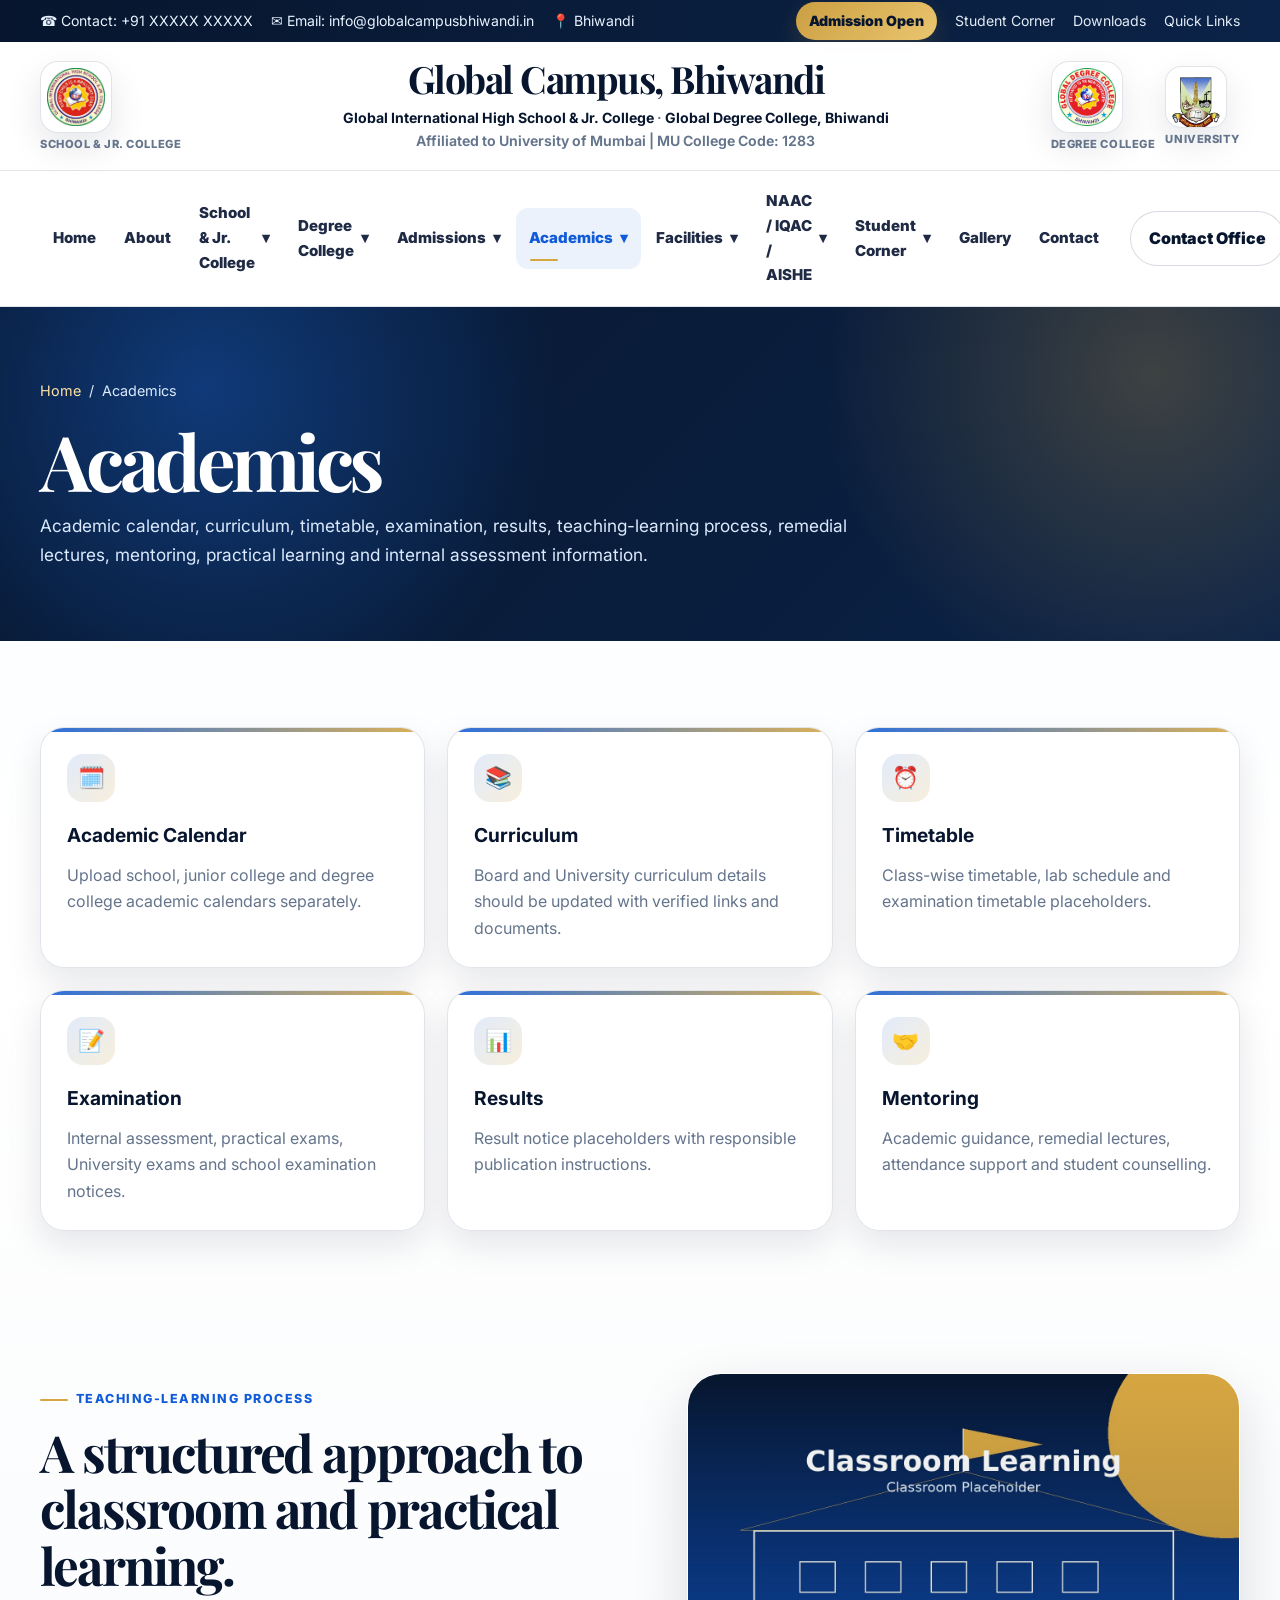
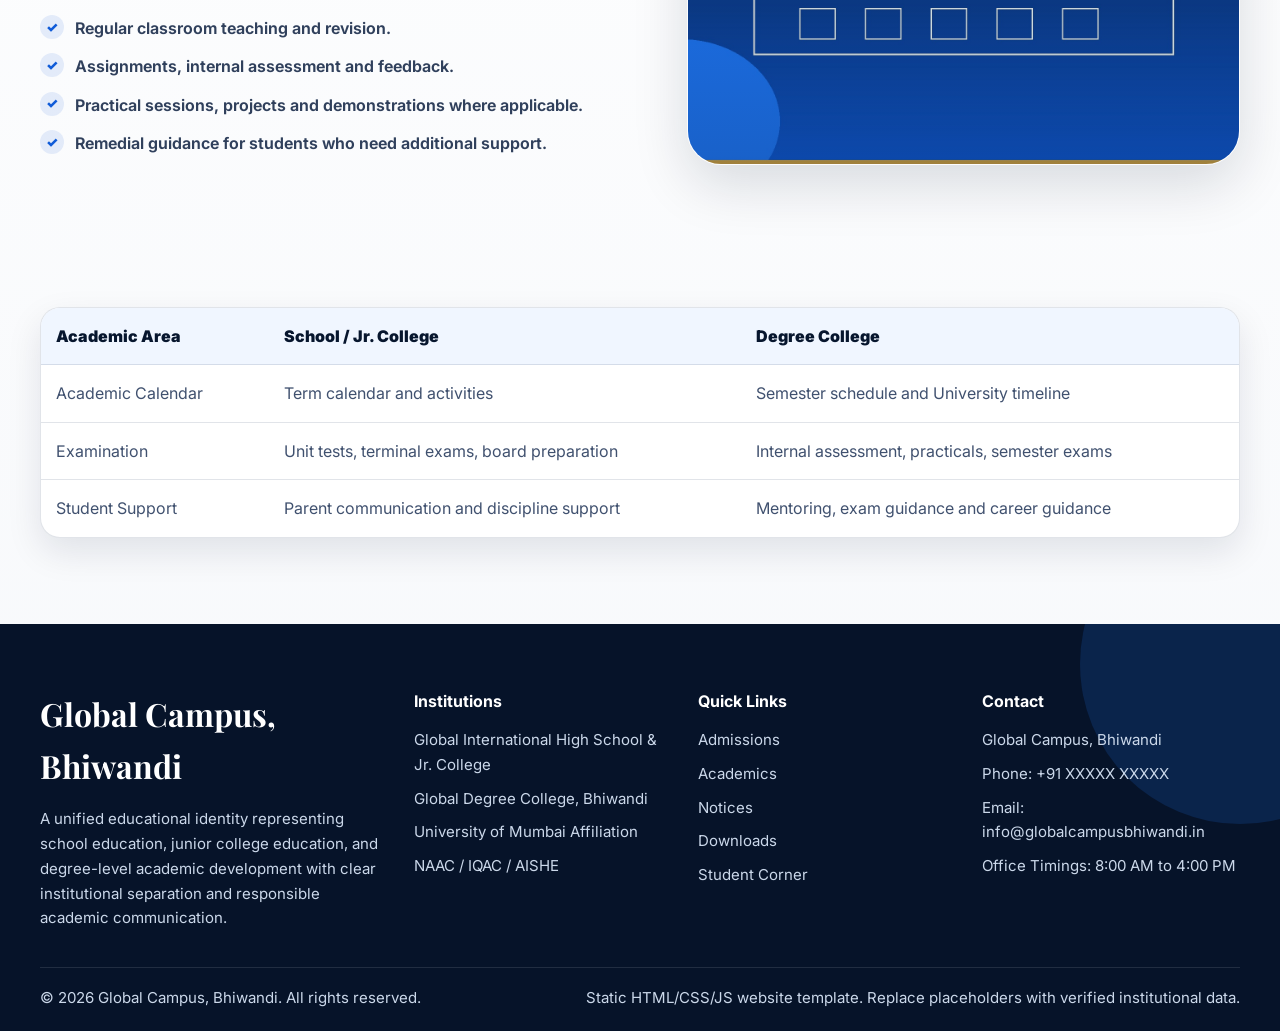
<file: academics.html>
<!DOCTYPE html>
<html lang="en">
<head>
  <meta charset="UTF-8">
  <meta name="viewport" content="width=device-width, initial-scale=1.0">
  <title>Academics | Global Campus, Bhiwandi</title>
  <meta name="description" content="Academic calendar, curriculum, timetable, examination, results and teaching-learning process at Global Campus Bhiwandi.">
  <meta name="keywords" content="Academic calendar, timetable, examination, results, Global Campus Bhiwandi academics">
  <meta name="author" content="Global Campus, Bhiwandi">
  <meta name="robots" content="index, follow">
  <meta property="og:title" content="Academics | Global Campus, Bhiwandi">
  <meta property="og:description" content="Academic calendar, curriculum, timetable, examination, results and teaching-learning process at Global Campus Bhiwandi.">
  <meta property="og:type" content="website">
  <meta property="og:image" content="assets/images/hero-campus.jpg">
  <meta property="og:locale" content="en_IN">
  <link rel="preconnect" href="https://fonts.googleapis.com">
  <link rel="preconnect" href="https://fonts.gstatic.com" crossorigin>
  <link href="https://fonts.googleapis.com/css2?family=Inter:wght@400;500;600;700;800;900&family=Playfair+Display:wght@700;800&display=swap" rel="stylesheet">
  <link rel="stylesheet" href="assets/css/style.css">
</head>
<body>

  <div class="topbar">
    <div class="container topbar-inner">
      <div class="topbar-left">
        <span>☎ Contact: +91 XXXXX XXXXX</span>
        <span>✉ Email: info@globalcampusbhiwandi.in</span>
        <span>📍 Bhiwandi</span>
      </div>
      <div class="topbar-links">
        <a class="admission-pill" href="admissions.html">Admission Open</a>
        <a href="student-corner.html">Student Corner</a>
        <a href="downloads.html">Downloads</a>
        <a href="notices.html">Quick Links</a>
      </div>
    </div>
  </div>
  <header class="site-header">
    <div class="container identity-row">
      <div class="logo-group" aria-label="School identity">
        <div class="logo-wrap">
          <div class="logo-box"><img src="assets/images/school-logo.png" alt="Global International High School and Jr. College logo placeholder"></div>
          <div class="logo-caption">School & Jr. College</div>
        </div>
      </div>
      <div class="brand-stack">
        <h1>Global Campus, Bhiwandi</h1>
        <p><strong>Global International High School & Jr. College</strong> · <strong>Global Degree College, Bhiwandi</strong><br>Affiliated to University of Mumbai | MU College Code: 1283</p>
      </div>
      <div class="logo-group" aria-label="Degree college identity">
        <div class="logo-wrap">
          <div class="logo-box"><img src="assets/images/degree-college-logo.png" alt="Global Degree College Bhiwandi logo placeholder"></div>
          <div class="logo-caption">Degree College</div>
        </div>
        <div class="logo-wrap">
          <div class="logo-box small"><img src="assets/images/university-of-mumbai-logo.png" alt="University of Mumbai logo placeholder"></div>
          <div class="logo-caption">University</div>
        </div>
      </div>
    </div>
    <nav class="navbar" aria-label="Primary navigation">
      <div class="container nav-inner">
        <ul class="nav-menu"><li class="nav-item"><a class="nav-link" href="index.html">Home</a></li><li class="nav-item"><a class="nav-link" href="about.html">About</a></li><li class="nav-item has-dropdown"><a class="nav-link" href="school-jr-college.html">School & Jr. College <span>▾</span></a><div class="dropdown"><a href="school-jr-college.html#playgroup">Play Group</a><a href="school-jr-college.html#pre-primary">Pre-Primary</a><a href="school-jr-college.html#primary">Primary</a><a href="school-jr-college.html#secondary">Secondary</a><a href="school-jr-college.html#high-school">High School</a><a href="school-jr-college.html#junior-college">Junior College</a></div></li><li class="nav-item has-dropdown"><a class="nav-link" href="degree-college.html">Degree College <span>▾</span></a><div class="dropdown"><a href="degree-college.html">About Degree College</a><a href="degree-college.html#bsc-it">B.Sc. IT</a><a href="departments.html">Departments</a><a href="degree-college.html#faculty">Faculty</a><a href="degree-college.html#university">University of Mumbai</a><a href="degree-college.html#mu-code">MU Code 1283</a></div></li><li class="nav-item has-dropdown"><a class="nav-link" href="admissions.html">Admissions <span>▾</span></a><div class="dropdown"><a href="admissions.html#school-admission">School Admission</a><a href="admissions.html#junior-admission">Junior College Admission</a><a href="admissions.html#degree-admission">Degree College Admission</a><a href="admissions.html#process">Admission Process</a><a href="admissions.html#documents">Documents Required</a><a href="admissions.html#fees">Fee Information</a><a href="admissions.html#enquiry">Enquiry Form</a></div></li><li class="nav-item has-dropdown"><a class="nav-link" href="academics.html">Academics <span>▾</span></a><div class="dropdown"><a href="academics.html#calendar">Academic Calendar</a><a href="academics.html#curriculum">Curriculum</a><a href="academics.html#timetable">Timetable</a><a href="academics.html#examination">Examination</a><a href="academics.html#results">Results</a></div></li><li class="nav-item has-dropdown"><a class="nav-link" href="facilities.html">Facilities <span>▾</span></a><div class="dropdown"><a href="facilities.html#classrooms">Smart Classrooms</a><a href="facilities.html#computer-lab">Computer Lab</a><a href="facilities.html#science-lab">Science Lab</a><a href="facilities.html#library">Library</a><a href="facilities.html#sports">Playground</a><a href="facilities.html#security">CCTV Campus</a><a href="student-corner.html#support">Student Support</a></div></li><li class="nav-item has-dropdown"><a class="nav-link" href="naac-iqac-aishe.html">NAAC / IQAC / AISHE <span>▾</span></a><div class="dropdown"><a href="naac-iqac-aishe.html#iqac">IQAC</a><a href="naac-iqac-aishe.html#naac">NAAC Documents</a><a href="naac-iqac-aishe.html#aishe">AISHE</a><a href="naac-iqac-aishe.html#committees">Committees</a><a href="naac-iqac-aishe.html#reports">Reports</a></div></li><li class="nav-item has-dropdown"><a class="nav-link" href="student-corner.html">Student Corner <span>▾</span></a><div class="dropdown"><a href="notices.html">Notices</a><a href="downloads.html">Downloads</a><a href="student-corner.html#scholarship">Scholarship</a><a href="student-corner.html#rules">Rules & Regulations</a><a href="student-corner.html#events">Events</a><a href="student-corner.html#career">Career Guidance</a></div></li><li class="nav-item"><a class="nav-link" href="gallery.html">Gallery</a></li><li class="nav-item"><a class="nav-link" href="contact.html">Contact</a></li></ul>
        <div class="nav-actions">
          <a class="btn btn-outline" href="contact.html">Contact Office</a>
          <button class="menu-toggle" aria-label="Open mobile menu" aria-expanded="false"><span></span><span></span><span></span></button>
        </div>
      </div>
    </nav>
  </header>


  <main>
    <section class="page-hero">
      <div class="container">
        <div class="breadcrumb"><a href="index.html">Home</a><span>/</span><span>Academics</span></div>
        <h2>Academics</h2>
        <p>Academic calendar, curriculum, timetable, examination, results, teaching-learning process, remedial lectures, mentoring, practical learning and internal assessment information.</p>
      </div>
    </section>

    <section class="section">
      <div class="container grid grid-3">
        <article id="calendar" class="card reveal"><div class="icon">🗓️</div><h3>Academic Calendar</h3><p>Upload school, junior college and degree college academic calendars separately.</p></article>
        <article id="curriculum" class="card reveal"><div class="icon">📚</div><h3>Curriculum</h3><p>Board and University curriculum details should be updated with verified links and documents.</p></article>
        <article id="timetable" class="card reveal"><div class="icon">⏰</div><h3>Timetable</h3><p>Class-wise timetable, lab schedule and examination timetable placeholders.</p></article>
        <article id="examination" class="card reveal"><div class="icon">📝</div><h3>Examination</h3><p>Internal assessment, practical exams, University exams and school examination notices.</p></article>
        <article id="results" class="card reveal"><div class="icon">📊</div><h3>Results</h3><p>Result notice placeholders with responsible publication instructions.</p></article>
        <article class="card reveal"><div class="icon">🤝</div><h3>Mentoring</h3><p>Academic guidance, remedial lectures, attendance support and student counselling.</p></article>
      </div>
    </section>
    <section class="section small"><div class="container split"><div class="reveal"><span class="eyebrow">Teaching-Learning Process</span><h2 class="section-title">A structured approach to classroom and practical learning.</h2><ul class="check-list"><li>Regular classroom teaching and revision.</li><li>Assignments, internal assessment and feedback.</li><li>Practical sessions, projects and demonstrations where applicable.</li><li>Remedial guidance for students who need additional support.</li></ul></div><div class="image-frame reveal"><img src="assets/images/classroom.jpg" alt="Teaching learning process placeholder"></div></div></section>
    <section class="section"><div class="container"><div class="table-wrap reveal"><table><thead><tr><th>Academic Area</th><th>School / Jr. College</th><th>Degree College</th></tr></thead><tbody><tr><td>Academic Calendar</td><td>Term calendar and activities</td><td>Semester schedule and University timeline</td></tr><tr><td>Examination</td><td>Unit tests, terminal exams, board preparation</td><td>Internal assessment, practicals, semester exams</td></tr><tr><td>Student Support</td><td>Parent communication and discipline support</td><td>Mentoring, exam guidance and career guidance</td></tr></tbody></table></div></div></section>
  </main>


  <footer class="footer">
    <div class="container footer-grid">
      <div>
        <h3>Global Campus, Bhiwandi</h3>
        <p>A unified educational identity representing school education, junior college education, and degree-level academic development with clear institutional separation and responsible academic communication.</p>
      </div>
      <div>
        <h4>Institutions</h4>
        <ul>
          <li><a href="school-jr-college.html">Global International High School & Jr. College</a></li>
          <li><a href="degree-college.html">Global Degree College, Bhiwandi</a></li>
          <li><a href="degree-college.html#university">University of Mumbai Affiliation</a></li>
          <li><a href="naac-iqac-aishe.html">NAAC / IQAC / AISHE</a></li>
        </ul>
      </div>
      <div>
        <h4>Quick Links</h4>
        <ul>
          <li><a href="admissions.html">Admissions</a></li>
          <li><a href="academics.html">Academics</a></li>
          <li><a href="notices.html">Notices</a></li>
          <li><a href="downloads.html">Downloads</a></li>
          <li><a href="student-corner.html">Student Corner</a></li>
        </ul>
      </div>
      <div>
        <h4>Contact</h4>
        <ul>
          <li>Global Campus, Bhiwandi</li>
          <li>Phone: +91 XXXXX XXXXX</li>
          <li>Email: info@globalcampusbhiwandi.in</li>
          <li>Office Timings: 8:00 AM to 4:00 PM</li>
        </ul>
      </div>
    </div>
    <div class="container footer-bottom">
      <p>© 2026 Global Campus, Bhiwandi. All rights reserved.</p>
      <p>Static HTML/CSS/JS website template. Replace placeholders with verified institutional data.</p>
    </div>
  </footer>
  <button class="back-to-top" aria-label="Back to top">↑</button>

  <script src="assets/js/main.js"></script>
</body>
</html>
</file>
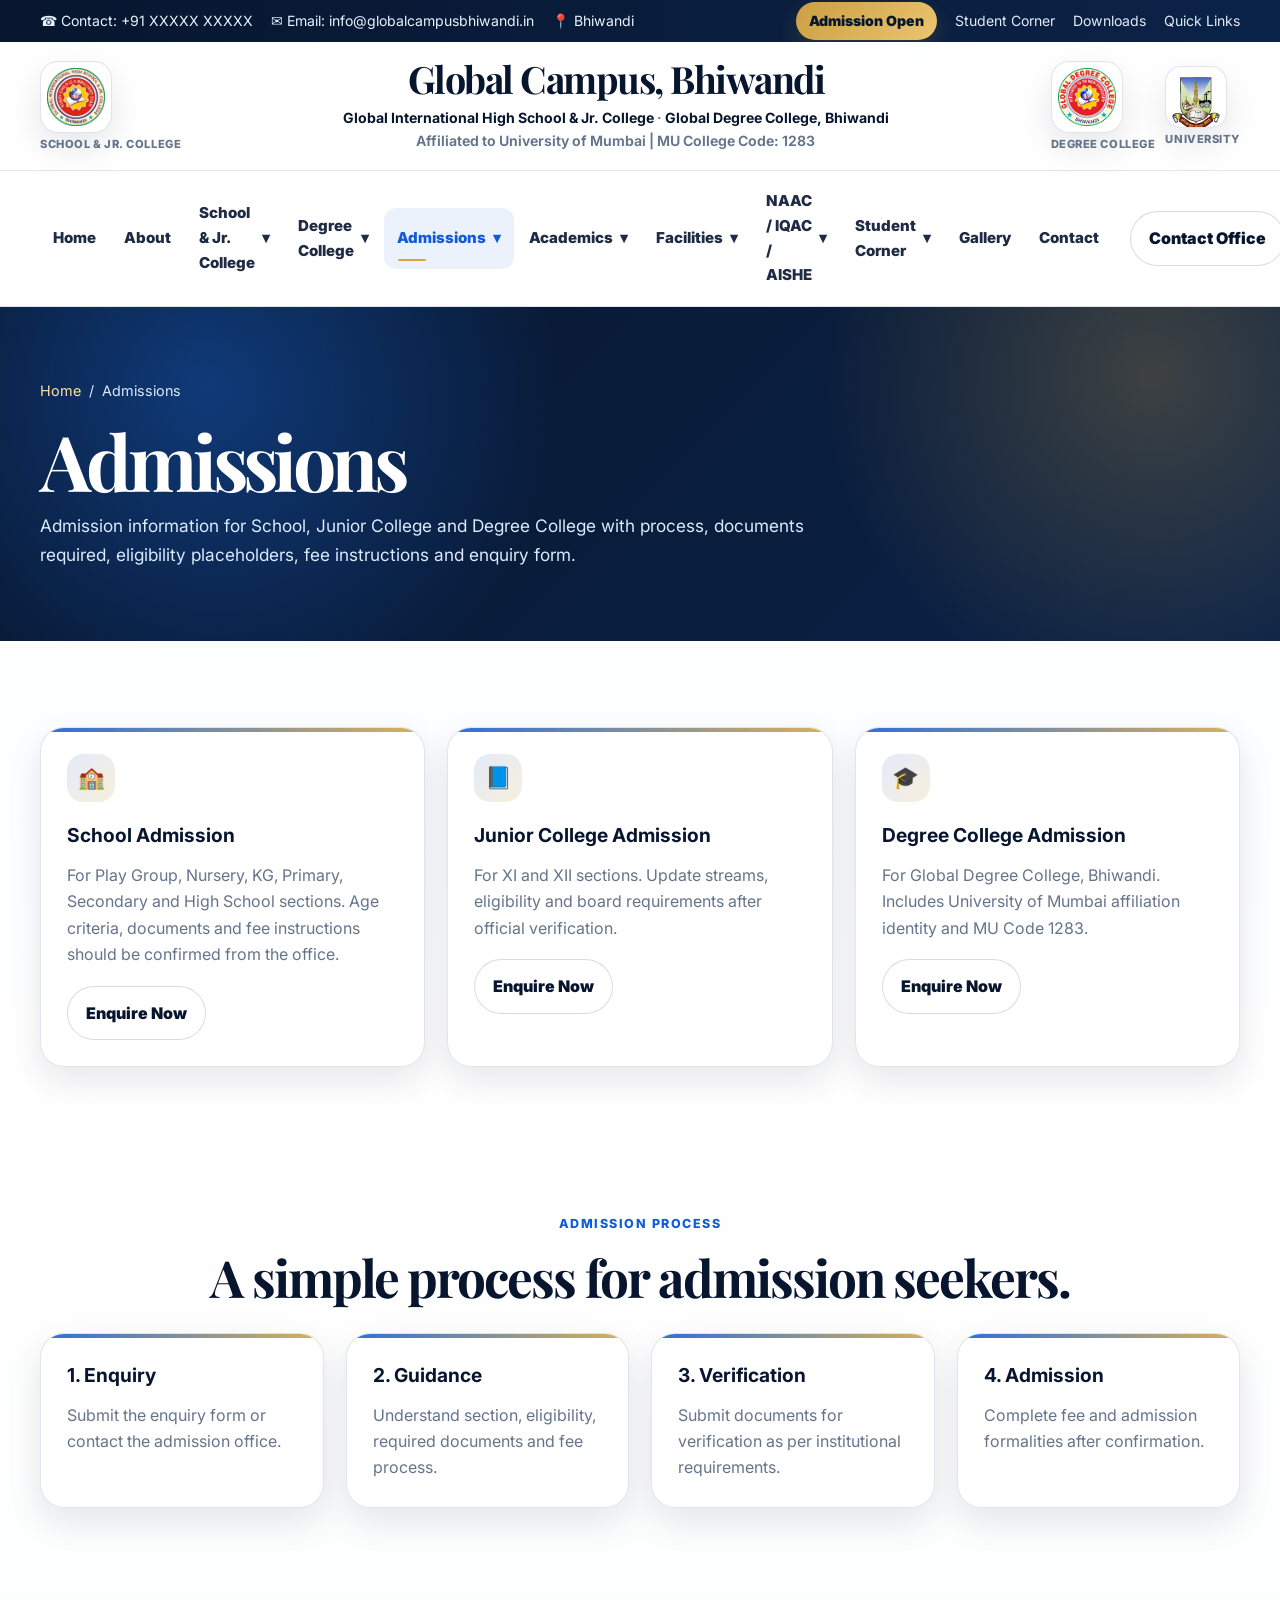
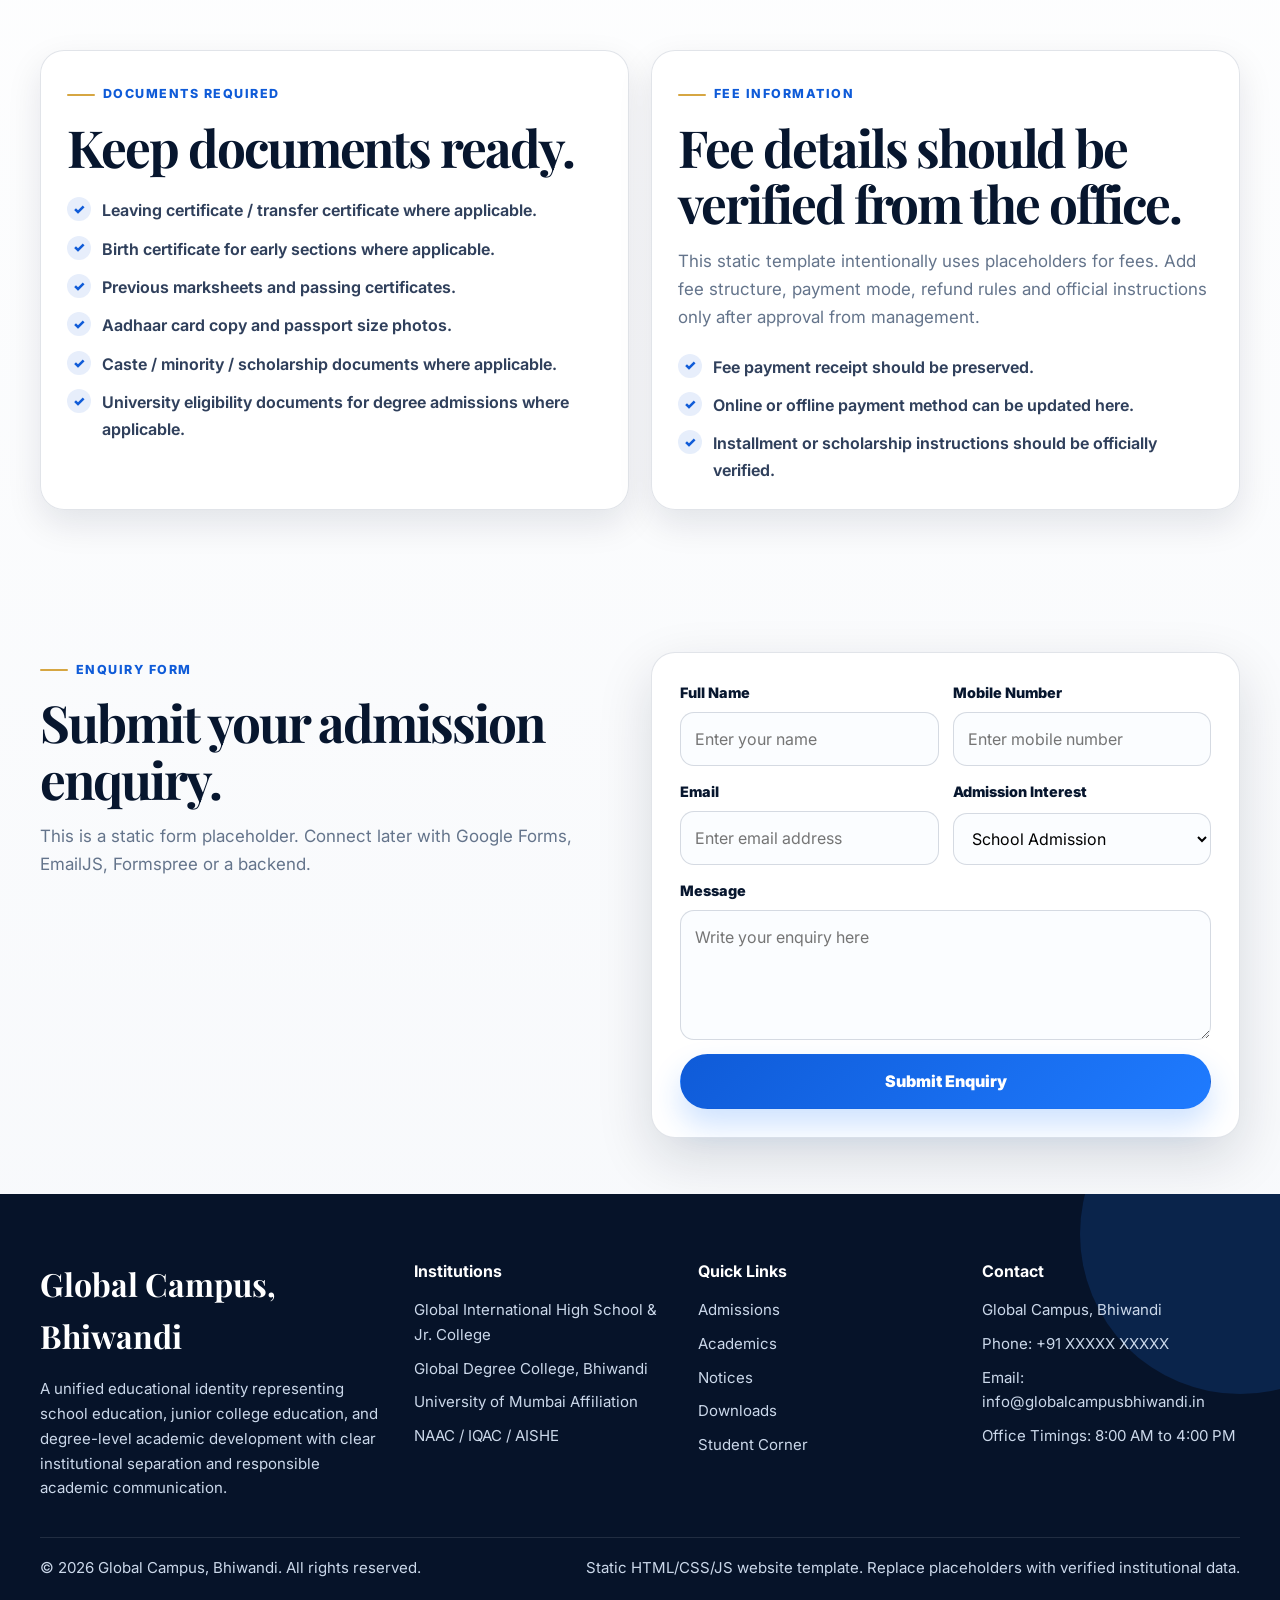
<file: admissions.html>
<!DOCTYPE html>
<html lang="en">
<head>
  <meta charset="UTF-8">
  <meta name="viewport" content="width=device-width, initial-scale=1.0">
  <title>Admissions | Global Campus, Bhiwandi</title>
  <meta name="description" content="Admission information for Global International High School & Jr. College and Global Degree College Bhiwandi.">
  <meta name="keywords" content="Admissions Bhiwandi, School admission Bhiwandi, Junior College admission Bhiwandi, Degree College admission Bhiwandi, B.Sc. IT admission Bhiwandi">
  <meta name="author" content="Global Campus, Bhiwandi">
  <meta name="robots" content="index, follow">
  <meta property="og:title" content="Admissions | Global Campus, Bhiwandi">
  <meta property="og:description" content="Admission information for Global International High School & Jr. College and Global Degree College Bhiwandi.">
  <meta property="og:type" content="website">
  <meta property="og:image" content="assets/images/hero-campus.jpg">
  <meta property="og:locale" content="en_IN">
  <link rel="preconnect" href="https://fonts.googleapis.com">
  <link rel="preconnect" href="https://fonts.gstatic.com" crossorigin>
  <link href="https://fonts.googleapis.com/css2?family=Inter:wght@400;500;600;700;800;900&family=Playfair+Display:wght@700;800&display=swap" rel="stylesheet">
  <link rel="stylesheet" href="assets/css/style.css">
</head>
<body>

  <div class="topbar">
    <div class="container topbar-inner">
      <div class="topbar-left">
        <span>☎ Contact: +91 XXXXX XXXXX</span>
        <span>✉ Email: info@globalcampusbhiwandi.in</span>
        <span>📍 Bhiwandi</span>
      </div>
      <div class="topbar-links">
        <a class="admission-pill" href="admissions.html">Admission Open</a>
        <a href="student-corner.html">Student Corner</a>
        <a href="downloads.html">Downloads</a>
        <a href="notices.html">Quick Links</a>
      </div>
    </div>
  </div>
  <header class="site-header">
    <div class="container identity-row">
      <div class="logo-group" aria-label="School identity">
        <div class="logo-wrap">
          <div class="logo-box"><img src="assets/images/school-logo.png" alt="Global International High School and Jr. College logo placeholder"></div>
          <div class="logo-caption">School & Jr. College</div>
        </div>
      </div>
      <div class="brand-stack">
        <h1>Global Campus, Bhiwandi</h1>
        <p><strong>Global International High School & Jr. College</strong> · <strong>Global Degree College, Bhiwandi</strong><br>Affiliated to University of Mumbai | MU College Code: 1283</p>
      </div>
      <div class="logo-group" aria-label="Degree college identity">
        <div class="logo-wrap">
          <div class="logo-box"><img src="assets/images/degree-college-logo.png" alt="Global Degree College Bhiwandi logo placeholder"></div>
          <div class="logo-caption">Degree College</div>
        </div>
        <div class="logo-wrap">
          <div class="logo-box small"><img src="assets/images/university-of-mumbai-logo.png" alt="University of Mumbai logo placeholder"></div>
          <div class="logo-caption">University</div>
        </div>
      </div>
    </div>
    <nav class="navbar" aria-label="Primary navigation">
      <div class="container nav-inner">
        <ul class="nav-menu"><li class="nav-item"><a class="nav-link" href="index.html">Home</a></li><li class="nav-item"><a class="nav-link" href="about.html">About</a></li><li class="nav-item has-dropdown"><a class="nav-link" href="school-jr-college.html">School & Jr. College <span>▾</span></a><div class="dropdown"><a href="school-jr-college.html#playgroup">Play Group</a><a href="school-jr-college.html#pre-primary">Pre-Primary</a><a href="school-jr-college.html#primary">Primary</a><a href="school-jr-college.html#secondary">Secondary</a><a href="school-jr-college.html#high-school">High School</a><a href="school-jr-college.html#junior-college">Junior College</a></div></li><li class="nav-item has-dropdown"><a class="nav-link" href="degree-college.html">Degree College <span>▾</span></a><div class="dropdown"><a href="degree-college.html">About Degree College</a><a href="degree-college.html#bsc-it">B.Sc. IT</a><a href="departments.html">Departments</a><a href="degree-college.html#faculty">Faculty</a><a href="degree-college.html#university">University of Mumbai</a><a href="degree-college.html#mu-code">MU Code 1283</a></div></li><li class="nav-item has-dropdown"><a class="nav-link" href="admissions.html">Admissions <span>▾</span></a><div class="dropdown"><a href="admissions.html#school-admission">School Admission</a><a href="admissions.html#junior-admission">Junior College Admission</a><a href="admissions.html#degree-admission">Degree College Admission</a><a href="admissions.html#process">Admission Process</a><a href="admissions.html#documents">Documents Required</a><a href="admissions.html#fees">Fee Information</a><a href="admissions.html#enquiry">Enquiry Form</a></div></li><li class="nav-item has-dropdown"><a class="nav-link" href="academics.html">Academics <span>▾</span></a><div class="dropdown"><a href="academics.html#calendar">Academic Calendar</a><a href="academics.html#curriculum">Curriculum</a><a href="academics.html#timetable">Timetable</a><a href="academics.html#examination">Examination</a><a href="academics.html#results">Results</a></div></li><li class="nav-item has-dropdown"><a class="nav-link" href="facilities.html">Facilities <span>▾</span></a><div class="dropdown"><a href="facilities.html#classrooms">Smart Classrooms</a><a href="facilities.html#computer-lab">Computer Lab</a><a href="facilities.html#science-lab">Science Lab</a><a href="facilities.html#library">Library</a><a href="facilities.html#sports">Playground</a><a href="facilities.html#security">CCTV Campus</a><a href="student-corner.html#support">Student Support</a></div></li><li class="nav-item has-dropdown"><a class="nav-link" href="naac-iqac-aishe.html">NAAC / IQAC / AISHE <span>▾</span></a><div class="dropdown"><a href="naac-iqac-aishe.html#iqac">IQAC</a><a href="naac-iqac-aishe.html#naac">NAAC Documents</a><a href="naac-iqac-aishe.html#aishe">AISHE</a><a href="naac-iqac-aishe.html#committees">Committees</a><a href="naac-iqac-aishe.html#reports">Reports</a></div></li><li class="nav-item has-dropdown"><a class="nav-link" href="student-corner.html">Student Corner <span>▾</span></a><div class="dropdown"><a href="notices.html">Notices</a><a href="downloads.html">Downloads</a><a href="student-corner.html#scholarship">Scholarship</a><a href="student-corner.html#rules">Rules & Regulations</a><a href="student-corner.html#events">Events</a><a href="student-corner.html#career">Career Guidance</a></div></li><li class="nav-item"><a class="nav-link" href="gallery.html">Gallery</a></li><li class="nav-item"><a class="nav-link" href="contact.html">Contact</a></li></ul>
        <div class="nav-actions">
          <a class="btn btn-outline" href="contact.html">Contact Office</a>
          <button class="menu-toggle" aria-label="Open mobile menu" aria-expanded="false"><span></span><span></span><span></span></button>
        </div>
      </div>
    </nav>
  </header>


  <main>
    <section class="page-hero">
      <div class="container">
        <div class="breadcrumb"><a href="index.html">Home</a><span>/</span><span>Admissions</span></div>
        <h2>Admissions</h2>
        <p>Admission information for School, Junior College and Degree College with process, documents required, eligibility placeholders, fee instructions and enquiry form.</p>
      </div>
    </section>

    <section class="section">
      <div class="container grid grid-3">
        <article id="school-admission" class="card reveal"><div class="icon">🏫</div><h3>School Admission</h3><p>For Play Group, Nursery, KG, Primary, Secondary and High School sections. Age criteria, documents and fee instructions should be confirmed from the office.</p><a class="btn btn-outline" href="#enquiry" style="margin-top:18px">Enquire Now</a></article>
        <article id="junior-admission" class="card reveal"><div class="icon">📘</div><h3>Junior College Admission</h3><p>For XI and XII sections. Update streams, eligibility and board requirements after official verification.</p><a class="btn btn-outline" href="#enquiry" style="margin-top:18px">Enquire Now</a></article>
        <article id="degree-admission" class="card reveal"><div class="icon">🎓</div><h3>Degree College Admission</h3><p>For Global Degree College, Bhiwandi. Includes University of Mumbai affiliation identity and MU Code 1283.</p><a class="btn btn-outline" href="#enquiry" style="margin-top:18px">Enquire Now</a></article>
      </div>
    </section>
    <section id="process" class="section small">
      <div class="container">
        <div class="center reveal"><span class="eyebrow">Admission Process</span><h2 class="section-title">A simple process for admission seekers.</h2></div>
        <div class="grid grid-4" style="margin-top:28px"><div class="card reveal"><h3>1. Enquiry</h3><p>Submit the enquiry form or contact the admission office.</p></div><div class="card reveal"><h3>2. Guidance</h3><p>Understand section, eligibility, required documents and fee process.</p></div><div class="card reveal"><h3>3. Verification</h3><p>Submit documents for verification as per institutional requirements.</p></div><div class="card reveal"><h3>4. Admission</h3><p>Complete fee and admission formalities after confirmation.</p></div></div>
      </div>
    </section>
    <section class="section">
      <div class="container grid grid-2">
        <div id="documents" class="surface reveal"><span class="eyebrow">Documents Required</span><h2 class="section-title">Keep documents ready.</h2><ul class="check-list"><li>Leaving certificate / transfer certificate where applicable.</li><li>Birth certificate for early sections where applicable.</li><li>Previous marksheets and passing certificates.</li><li>Aadhaar card copy and passport size photos.</li><li>Caste / minority / scholarship documents where applicable.</li><li>University eligibility documents for degree admissions where applicable.</li></ul></div>
        <div id="fees" class="surface reveal"><span class="eyebrow">Fee Information</span><h2 class="section-title">Fee details should be verified from the office.</h2><p class="section-lead">This static template intentionally uses placeholders for fees. Add fee structure, payment mode, refund rules and official instructions only after approval from management.</p><ul class="check-list"><li>Fee payment receipt should be preserved.</li><li>Online or offline payment method can be updated here.</li><li>Installment or scholarship instructions should be officially verified.</li></ul></div>
      </div>
    </section>
    <section id="enquiry" class="section small"><div class="container grid grid-2"><div class="reveal"><span class="eyebrow">Enquiry Form</span><h2 class="section-title">Submit your admission enquiry.</h2><p class="section-lead">This is a static form placeholder. Connect later with Google Forms, EmailJS, Formspree or a backend.</p></div><div class="reveal">
<form class="form-card" data-static-form>
  <div class="form-grid">
    <div class="field"><label for="name">Full Name</label><input id="name" type="text" placeholder="Enter your name" required></div>
    <div class="field"><label for="phone">Mobile Number</label><input id="phone" type="tel" placeholder="Enter mobile number" required></div>
    <div class="field"><label for="email">Email</label><input id="email" type="email" placeholder="Enter email address"></div>
    <div class="field"><label for="interest">Admission Interest</label><select id="interest"><option>School Admission</option><option>Junior College Admission</option><option>Degree College Admission</option><option>B.Sc. IT Admission</option><option>General Enquiry</option></select></div>
    <div class="field full"><label for="message">Message</label><textarea id="message" placeholder="Write your enquiry here"></textarea></div>
    <div class="field full"><button class="btn btn-primary" type="submit">Submit Enquiry</button></div>
  </div>
</form>
</div></div></section>
  </main>


  <footer class="footer">
    <div class="container footer-grid">
      <div>
        <h3>Global Campus, Bhiwandi</h3>
        <p>A unified educational identity representing school education, junior college education, and degree-level academic development with clear institutional separation and responsible academic communication.</p>
      </div>
      <div>
        <h4>Institutions</h4>
        <ul>
          <li><a href="school-jr-college.html">Global International High School & Jr. College</a></li>
          <li><a href="degree-college.html">Global Degree College, Bhiwandi</a></li>
          <li><a href="degree-college.html#university">University of Mumbai Affiliation</a></li>
          <li><a href="naac-iqac-aishe.html">NAAC / IQAC / AISHE</a></li>
        </ul>
      </div>
      <div>
        <h4>Quick Links</h4>
        <ul>
          <li><a href="admissions.html">Admissions</a></li>
          <li><a href="academics.html">Academics</a></li>
          <li><a href="notices.html">Notices</a></li>
          <li><a href="downloads.html">Downloads</a></li>
          <li><a href="student-corner.html">Student Corner</a></li>
        </ul>
      </div>
      <div>
        <h4>Contact</h4>
        <ul>
          <li>Global Campus, Bhiwandi</li>
          <li>Phone: +91 XXXXX XXXXX</li>
          <li>Email: info@globalcampusbhiwandi.in</li>
          <li>Office Timings: 8:00 AM to 4:00 PM</li>
        </ul>
      </div>
    </div>
    <div class="container footer-bottom">
      <p>© 2026 Global Campus, Bhiwandi. All rights reserved.</p>
      <p>Static HTML/CSS/JS website template. Replace placeholders with verified institutional data.</p>
    </div>
  </footer>
  <button class="back-to-top" aria-label="Back to top">↑</button>

  <script src="assets/js/main.js"></script>
</body>
</html>
</file>
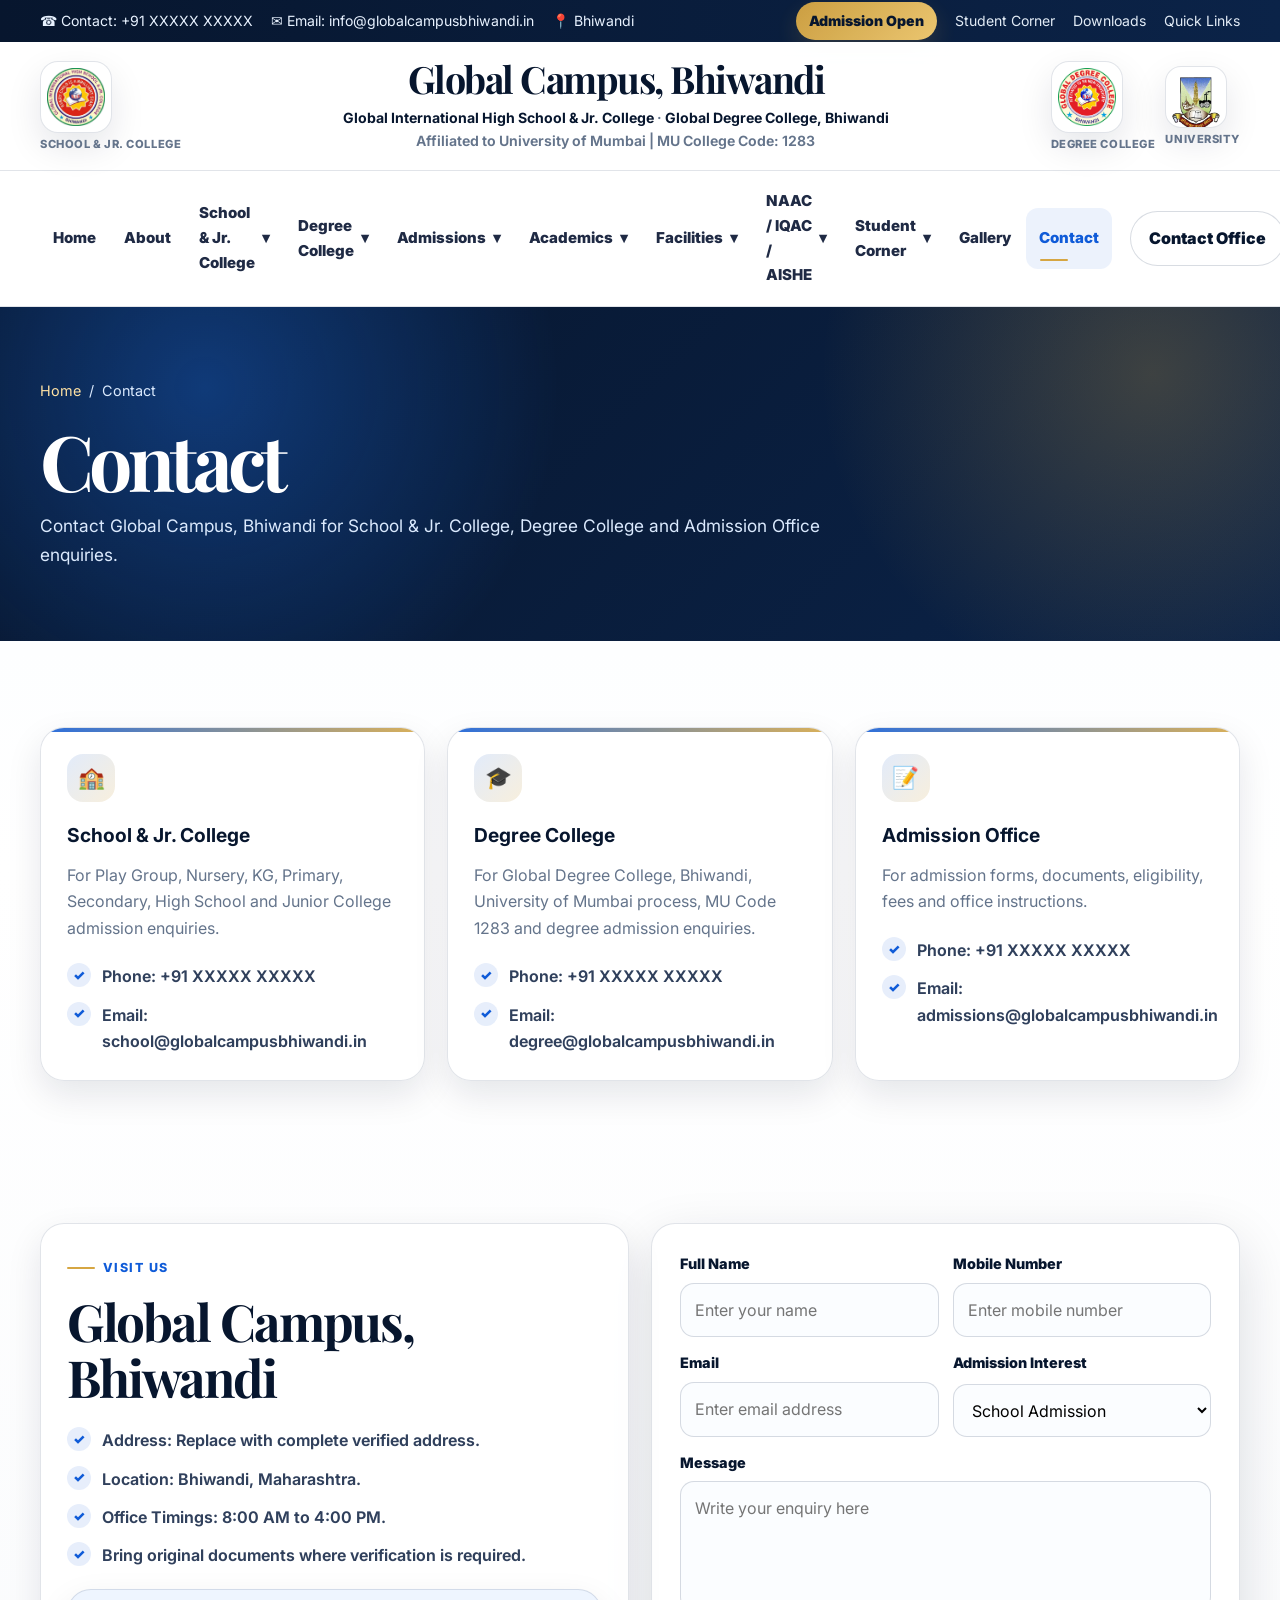
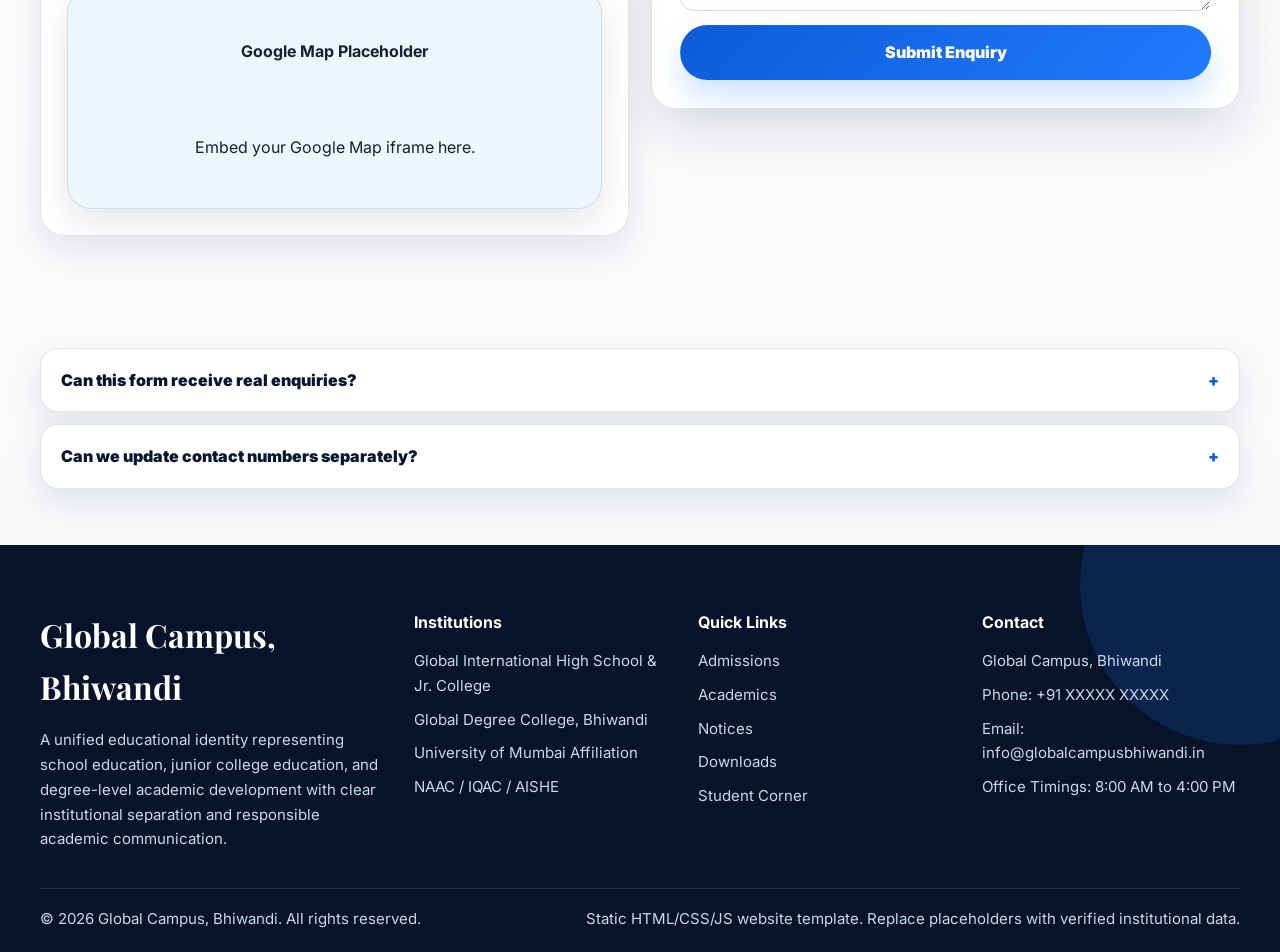
<file: contact.html>
<!DOCTYPE html>
<html lang="en">
<head>
  <meta charset="UTF-8">
  <meta name="viewport" content="width=device-width, initial-scale=1.0">
  <title>Contact | Global Campus, Bhiwandi</title>
  <meta name="description" content="Contact Global Campus Bhiwandi for school, junior college, degree college and admission office enquiries.">
  <meta name="keywords" content="Contact Global Campus Bhiwandi, Global Degree College contact, school contact Bhiwandi, admission office Bhiwandi">
  <meta name="author" content="Global Campus, Bhiwandi">
  <meta name="robots" content="index, follow">
  <meta property="og:title" content="Contact | Global Campus, Bhiwandi">
  <meta property="og:description" content="Contact Global Campus Bhiwandi for school, junior college, degree college and admission office enquiries.">
  <meta property="og:type" content="website">
  <meta property="og:image" content="assets/images/hero-campus.jpg">
  <meta property="og:locale" content="en_IN">
  <link rel="preconnect" href="https://fonts.googleapis.com">
  <link rel="preconnect" href="https://fonts.gstatic.com" crossorigin>
  <link href="https://fonts.googleapis.com/css2?family=Inter:wght@400;500;600;700;800;900&family=Playfair+Display:wght@700;800&display=swap" rel="stylesheet">
  <link rel="stylesheet" href="assets/css/style.css">
</head>
<body>

  <div class="topbar">
    <div class="container topbar-inner">
      <div class="topbar-left">
        <span>☎ Contact: +91 XXXXX XXXXX</span>
        <span>✉ Email: info@globalcampusbhiwandi.in</span>
        <span>📍 Bhiwandi</span>
      </div>
      <div class="topbar-links">
        <a class="admission-pill" href="admissions.html">Admission Open</a>
        <a href="student-corner.html">Student Corner</a>
        <a href="downloads.html">Downloads</a>
        <a href="notices.html">Quick Links</a>
      </div>
    </div>
  </div>
  <header class="site-header">
    <div class="container identity-row">
      <div class="logo-group" aria-label="School identity">
        <div class="logo-wrap">
          <div class="logo-box"><img src="assets/images/school-logo.png" alt="Global International High School and Jr. College logo placeholder"></div>
          <div class="logo-caption">School & Jr. College</div>
        </div>
      </div>
      <div class="brand-stack">
        <h1>Global Campus, Bhiwandi</h1>
        <p><strong>Global International High School & Jr. College</strong> · <strong>Global Degree College, Bhiwandi</strong><br>Affiliated to University of Mumbai | MU College Code: 1283</p>
      </div>
      <div class="logo-group" aria-label="Degree college identity">
        <div class="logo-wrap">
          <div class="logo-box"><img src="assets/images/degree-college-logo.png" alt="Global Degree College Bhiwandi logo placeholder"></div>
          <div class="logo-caption">Degree College</div>
        </div>
        <div class="logo-wrap">
          <div class="logo-box small"><img src="assets/images/university-of-mumbai-logo.png" alt="University of Mumbai logo placeholder"></div>
          <div class="logo-caption">University</div>
        </div>
      </div>
    </div>
    <nav class="navbar" aria-label="Primary navigation">
      <div class="container nav-inner">
        <ul class="nav-menu"><li class="nav-item"><a class="nav-link" href="index.html">Home</a></li><li class="nav-item"><a class="nav-link" href="about.html">About</a></li><li class="nav-item has-dropdown"><a class="nav-link" href="school-jr-college.html">School & Jr. College <span>▾</span></a><div class="dropdown"><a href="school-jr-college.html#playgroup">Play Group</a><a href="school-jr-college.html#pre-primary">Pre-Primary</a><a href="school-jr-college.html#primary">Primary</a><a href="school-jr-college.html#secondary">Secondary</a><a href="school-jr-college.html#high-school">High School</a><a href="school-jr-college.html#junior-college">Junior College</a></div></li><li class="nav-item has-dropdown"><a class="nav-link" href="degree-college.html">Degree College <span>▾</span></a><div class="dropdown"><a href="degree-college.html">About Degree College</a><a href="degree-college.html#bsc-it">B.Sc. IT</a><a href="departments.html">Departments</a><a href="degree-college.html#faculty">Faculty</a><a href="degree-college.html#university">University of Mumbai</a><a href="degree-college.html#mu-code">MU Code 1283</a></div></li><li class="nav-item has-dropdown"><a class="nav-link" href="admissions.html">Admissions <span>▾</span></a><div class="dropdown"><a href="admissions.html#school-admission">School Admission</a><a href="admissions.html#junior-admission">Junior College Admission</a><a href="admissions.html#degree-admission">Degree College Admission</a><a href="admissions.html#process">Admission Process</a><a href="admissions.html#documents">Documents Required</a><a href="admissions.html#fees">Fee Information</a><a href="admissions.html#enquiry">Enquiry Form</a></div></li><li class="nav-item has-dropdown"><a class="nav-link" href="academics.html">Academics <span>▾</span></a><div class="dropdown"><a href="academics.html#calendar">Academic Calendar</a><a href="academics.html#curriculum">Curriculum</a><a href="academics.html#timetable">Timetable</a><a href="academics.html#examination">Examination</a><a href="academics.html#results">Results</a></div></li><li class="nav-item has-dropdown"><a class="nav-link" href="facilities.html">Facilities <span>▾</span></a><div class="dropdown"><a href="facilities.html#classrooms">Smart Classrooms</a><a href="facilities.html#computer-lab">Computer Lab</a><a href="facilities.html#science-lab">Science Lab</a><a href="facilities.html#library">Library</a><a href="facilities.html#sports">Playground</a><a href="facilities.html#security">CCTV Campus</a><a href="student-corner.html#support">Student Support</a></div></li><li class="nav-item has-dropdown"><a class="nav-link" href="naac-iqac-aishe.html">NAAC / IQAC / AISHE <span>▾</span></a><div class="dropdown"><a href="naac-iqac-aishe.html#iqac">IQAC</a><a href="naac-iqac-aishe.html#naac">NAAC Documents</a><a href="naac-iqac-aishe.html#aishe">AISHE</a><a href="naac-iqac-aishe.html#committees">Committees</a><a href="naac-iqac-aishe.html#reports">Reports</a></div></li><li class="nav-item has-dropdown"><a class="nav-link" href="student-corner.html">Student Corner <span>▾</span></a><div class="dropdown"><a href="notices.html">Notices</a><a href="downloads.html">Downloads</a><a href="student-corner.html#scholarship">Scholarship</a><a href="student-corner.html#rules">Rules & Regulations</a><a href="student-corner.html#events">Events</a><a href="student-corner.html#career">Career Guidance</a></div></li><li class="nav-item"><a class="nav-link" href="gallery.html">Gallery</a></li><li class="nav-item"><a class="nav-link" href="contact.html">Contact</a></li></ul>
        <div class="nav-actions">
          <a class="btn btn-outline" href="contact.html">Contact Office</a>
          <button class="menu-toggle" aria-label="Open mobile menu" aria-expanded="false"><span></span><span></span><span></span></button>
        </div>
      </div>
    </nav>
  </header>


  <main>
    <section class="page-hero">
      <div class="container">
        <div class="breadcrumb"><a href="index.html">Home</a><span>/</span><span>Contact</span></div>
        <h2>Contact</h2>
        <p>Contact Global Campus, Bhiwandi for School & Jr. College, Degree College and Admission Office enquiries.</p>
      </div>
    </section>

    <section class="section"><div class="container grid grid-3">
      <article class="card reveal"><div class="icon">🏫</div><h3>School & Jr. College</h3><p>For Play Group, Nursery, KG, Primary, Secondary, High School and Junior College admission enquiries.</p><ul class="check-list"><li>Phone: +91 XXXXX XXXXX</li><li>Email: school@globalcampusbhiwandi.in</li></ul></article>
      <article class="card reveal"><div class="icon">🎓</div><h3>Degree College</h3><p>For Global Degree College, Bhiwandi, University of Mumbai process, MU Code 1283 and degree admission enquiries.</p><ul class="check-list"><li>Phone: +91 XXXXX XXXXX</li><li>Email: degree@globalcampusbhiwandi.in</li></ul></article>
      <article class="card reveal"><div class="icon">📝</div><h3>Admission Office</h3><p>For admission forms, documents, eligibility, fees and office instructions.</p><ul class="check-list"><li>Phone: +91 XXXXX XXXXX</li><li>Email: admissions@globalcampusbhiwandi.in</li></ul></article>
    </div></section>
    <section class="section small"><div class="container grid grid-2">
      <div class="surface reveal"><span class="eyebrow">Visit Us</span><h2 class="section-title">Global Campus, Bhiwandi</h2><ul class="check-list"><li>Address: Replace with complete verified address.</li><li>Location: Bhiwandi, Maharashtra.</li><li>Office Timings: 8:00 AM to 4:00 PM.</li><li>Bring original documents where verification is required.</li></ul><div class="surface" style="margin-top:20px;background:#eef5ff;min-height:220px;display:grid;place-items:center;text-align:center"><strong>Google Map Placeholder</strong><br>Embed your Google Map iframe here.</div></div>
      <div class="reveal">
<form class="form-card" data-static-form>
  <div class="form-grid">
    <div class="field"><label for="name">Full Name</label><input id="name" type="text" placeholder="Enter your name" required></div>
    <div class="field"><label for="phone">Mobile Number</label><input id="phone" type="tel" placeholder="Enter mobile number" required></div>
    <div class="field"><label for="email">Email</label><input id="email" type="email" placeholder="Enter email address"></div>
    <div class="field"><label for="interest">Admission Interest</label><select id="interest"><option>School Admission</option><option>Junior College Admission</option><option>Degree College Admission</option><option>B.Sc. IT Admission</option><option>General Enquiry</option></select></div>
    <div class="field full"><label for="message">Message</label><textarea id="message" placeholder="Write your enquiry here"></textarea></div>
    <div class="field full"><button class="btn btn-primary" type="submit">Submit Enquiry</button></div>
  </div>
</form>
</div>
    </div></section>
    <section class="section small"><div class="container"><div class="faq reveal"><div class="faq-item"><button class="faq-question">Can this form receive real enquiries? <span>+</span></button><div class="faq-answer"><p>Currently it is a static placeholder. Connect it with Google Forms, EmailJS, Formspree or a backend later.</p></div></div><div class="faq-item"><button class="faq-question">Can we update contact numbers separately? <span>+</span></button><div class="faq-answer"><p>Yes. School, Degree College and Admission Office blocks are separated for easy updates.</p></div></div></div></div></section>
  </main>


  <footer class="footer">
    <div class="container footer-grid">
      <div>
        <h3>Global Campus, Bhiwandi</h3>
        <p>A unified educational identity representing school education, junior college education, and degree-level academic development with clear institutional separation and responsible academic communication.</p>
      </div>
      <div>
        <h4>Institutions</h4>
        <ul>
          <li><a href="school-jr-college.html">Global International High School & Jr. College</a></li>
          <li><a href="degree-college.html">Global Degree College, Bhiwandi</a></li>
          <li><a href="degree-college.html#university">University of Mumbai Affiliation</a></li>
          <li><a href="naac-iqac-aishe.html">NAAC / IQAC / AISHE</a></li>
        </ul>
      </div>
      <div>
        <h4>Quick Links</h4>
        <ul>
          <li><a href="admissions.html">Admissions</a></li>
          <li><a href="academics.html">Academics</a></li>
          <li><a href="notices.html">Notices</a></li>
          <li><a href="downloads.html">Downloads</a></li>
          <li><a href="student-corner.html">Student Corner</a></li>
        </ul>
      </div>
      <div>
        <h4>Contact</h4>
        <ul>
          <li>Global Campus, Bhiwandi</li>
          <li>Phone: +91 XXXXX XXXXX</li>
          <li>Email: info@globalcampusbhiwandi.in</li>
          <li>Office Timings: 8:00 AM to 4:00 PM</li>
        </ul>
      </div>
    </div>
    <div class="container footer-bottom">
      <p>© 2026 Global Campus, Bhiwandi. All rights reserved.</p>
      <p>Static HTML/CSS/JS website template. Replace placeholders with verified institutional data.</p>
    </div>
  </footer>
  <button class="back-to-top" aria-label="Back to top">↑</button>

  <script src="assets/js/main.js"></script>
</body>
</html>
</file>
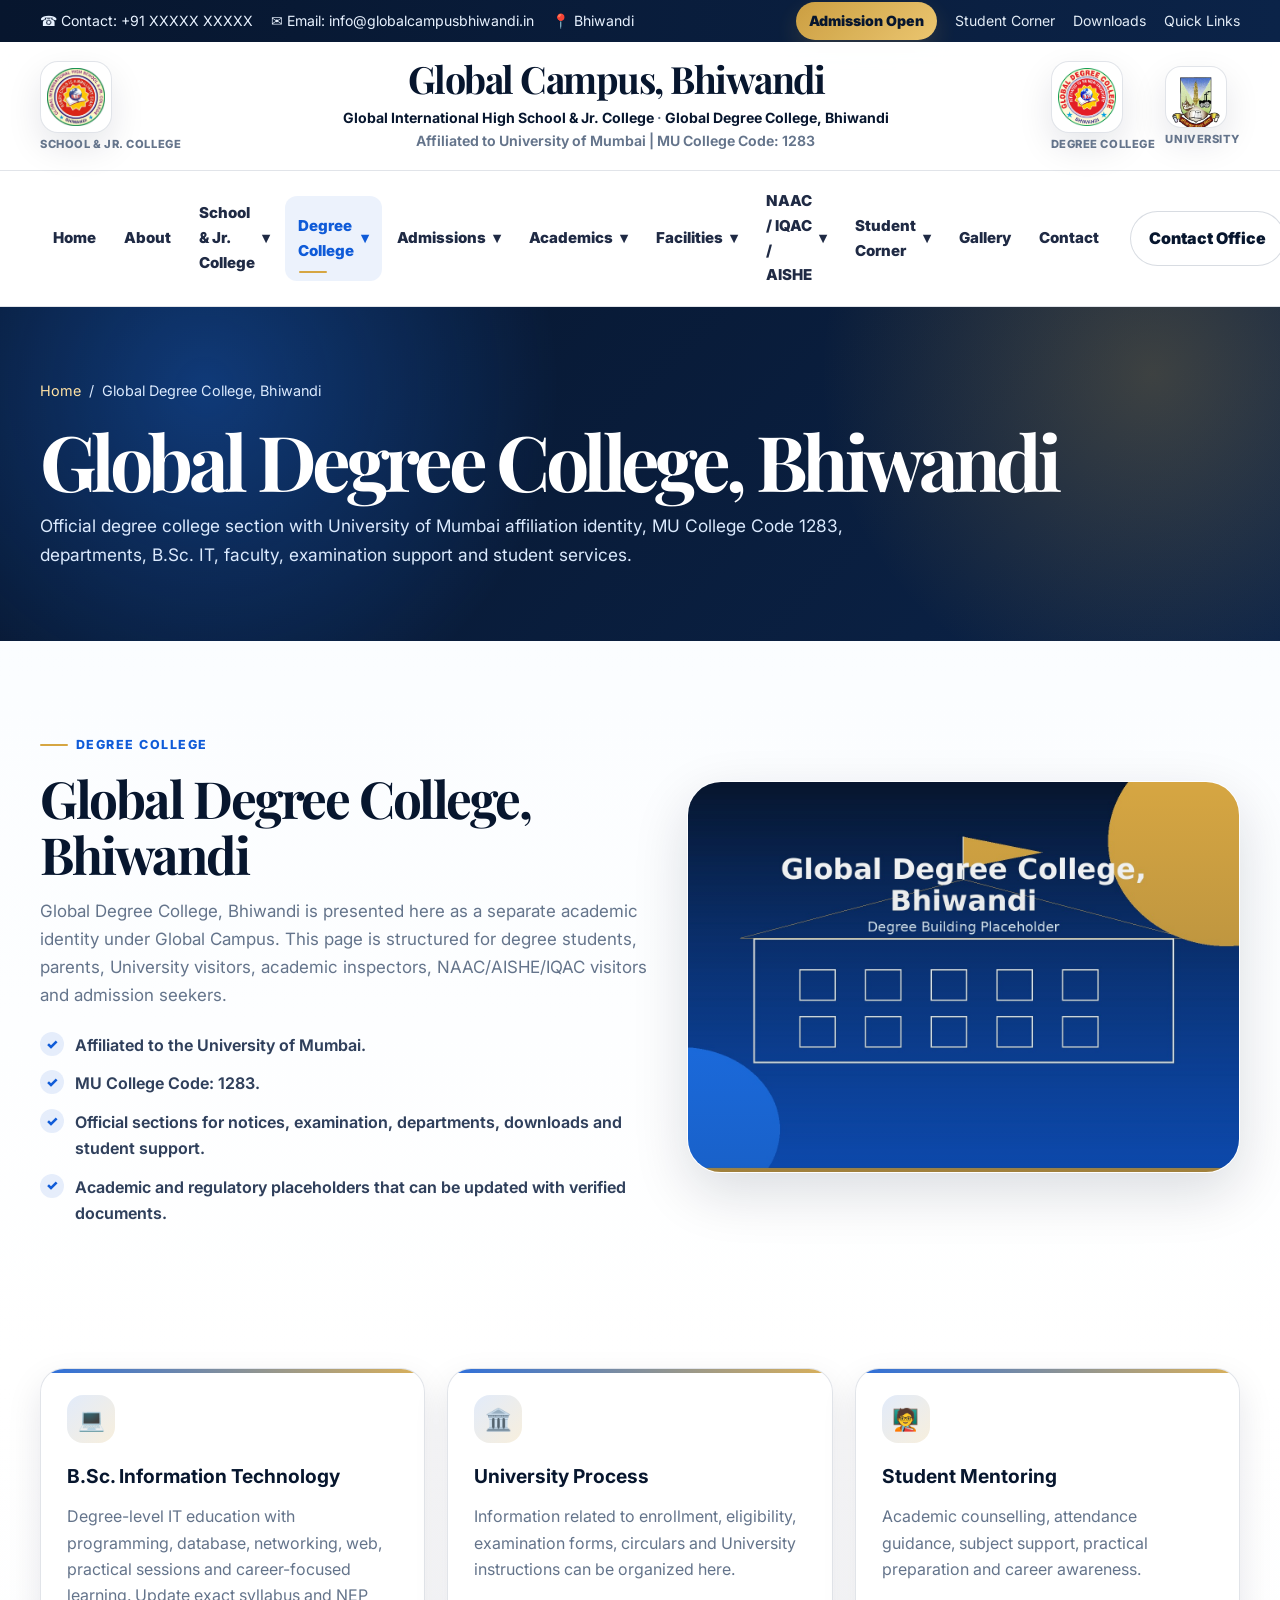
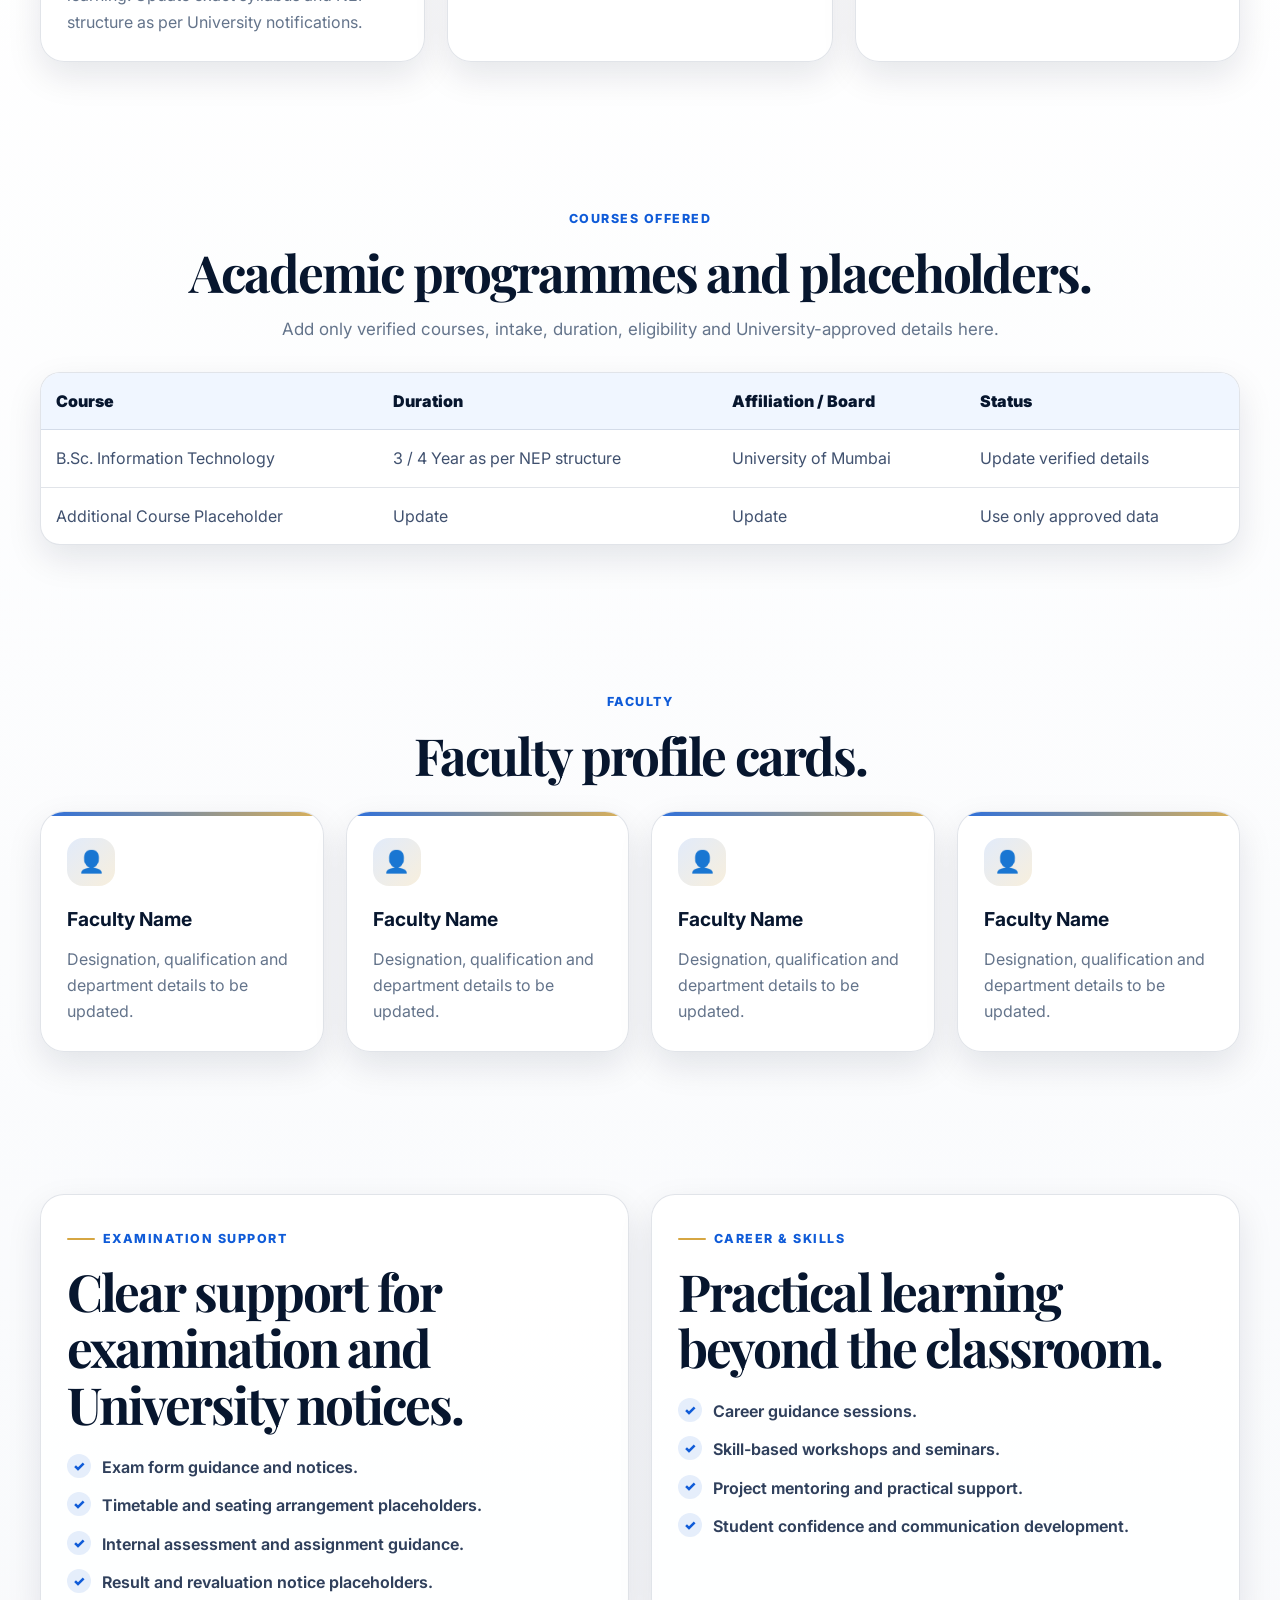
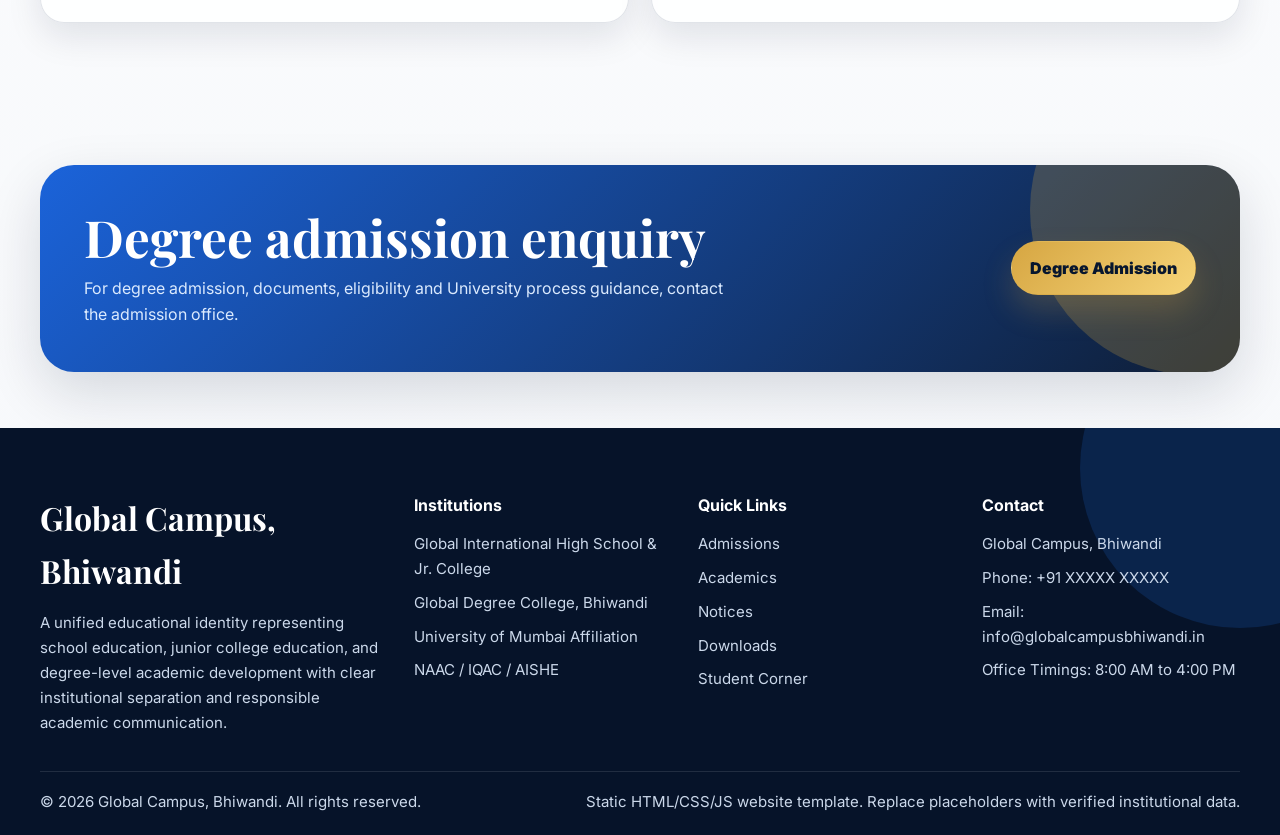
<file: degree-college.html>
<!DOCTYPE html>
<html lang="en">
<head>
  <meta charset="UTF-8">
  <meta name="viewport" content="width=device-width, initial-scale=1.0">
  <title>Global Degree College, Bhiwandi | University of Mumbai | MU Code 1283</title>
  <meta name="description" content="Global Degree College, Bhiwandi official section affiliated to University of Mumbai with MU College Code 1283 and B.Sc. IT information.">
  <meta name="keywords" content="Global Degree College Bhiwandi, University of Mumbai affiliated college, MU Code 1283, B.Sc. IT College in Bhiwandi, Degree College in Bhiwandi">
  <meta name="author" content="Global Campus, Bhiwandi">
  <meta name="robots" content="index, follow">
  <meta property="og:title" content="Global Degree College, Bhiwandi | University of Mumbai | MU Code 1283">
  <meta property="og:description" content="Global Degree College, Bhiwandi official section affiliated to University of Mumbai with MU College Code 1283 and B.Sc. IT information.">
  <meta property="og:type" content="website">
  <meta property="og:image" content="assets/images/hero-campus.jpg">
  <meta property="og:locale" content="en_IN">
  <link rel="preconnect" href="https://fonts.googleapis.com">
  <link rel="preconnect" href="https://fonts.gstatic.com" crossorigin>
  <link href="https://fonts.googleapis.com/css2?family=Inter:wght@400;500;600;700;800;900&family=Playfair+Display:wght@700;800&display=swap" rel="stylesheet">
  <link rel="stylesheet" href="assets/css/style.css">
</head>
<body>

  <div class="topbar">
    <div class="container topbar-inner">
      <div class="topbar-left">
        <span>☎ Contact: +91 XXXXX XXXXX</span>
        <span>✉ Email: info@globalcampusbhiwandi.in</span>
        <span>📍 Bhiwandi</span>
      </div>
      <div class="topbar-links">
        <a class="admission-pill" href="admissions.html">Admission Open</a>
        <a href="student-corner.html">Student Corner</a>
        <a href="downloads.html">Downloads</a>
        <a href="notices.html">Quick Links</a>
      </div>
    </div>
  </div>
  <header class="site-header">
    <div class="container identity-row">
      <div class="logo-group" aria-label="School identity">
        <div class="logo-wrap">
          <div class="logo-box"><img src="assets/images/school-logo.png" alt="Global International High School and Jr. College logo placeholder"></div>
          <div class="logo-caption">School & Jr. College</div>
        </div>
      </div>
      <div class="brand-stack">
        <h1>Global Campus, Bhiwandi</h1>
        <p><strong>Global International High School & Jr. College</strong> · <strong>Global Degree College, Bhiwandi</strong><br>Affiliated to University of Mumbai | MU College Code: 1283</p>
      </div>
      <div class="logo-group" aria-label="Degree college identity">
        <div class="logo-wrap">
          <div class="logo-box"><img src="assets/images/degree-college-logo.png" alt="Global Degree College Bhiwandi logo placeholder"></div>
          <div class="logo-caption">Degree College</div>
        </div>
        <div class="logo-wrap">
          <div class="logo-box small"><img src="assets/images/university-of-mumbai-logo.png" alt="University of Mumbai logo placeholder"></div>
          <div class="logo-caption">University</div>
        </div>
      </div>
    </div>
    <nav class="navbar" aria-label="Primary navigation">
      <div class="container nav-inner">
        <ul class="nav-menu"><li class="nav-item"><a class="nav-link" href="index.html">Home</a></li><li class="nav-item"><a class="nav-link" href="about.html">About</a></li><li class="nav-item has-dropdown"><a class="nav-link" href="school-jr-college.html">School & Jr. College <span>▾</span></a><div class="dropdown"><a href="school-jr-college.html#playgroup">Play Group</a><a href="school-jr-college.html#pre-primary">Pre-Primary</a><a href="school-jr-college.html#primary">Primary</a><a href="school-jr-college.html#secondary">Secondary</a><a href="school-jr-college.html#high-school">High School</a><a href="school-jr-college.html#junior-college">Junior College</a></div></li><li class="nav-item has-dropdown"><a class="nav-link" href="degree-college.html">Degree College <span>▾</span></a><div class="dropdown"><a href="degree-college.html">About Degree College</a><a href="degree-college.html#bsc-it">B.Sc. IT</a><a href="departments.html">Departments</a><a href="degree-college.html#faculty">Faculty</a><a href="degree-college.html#university">University of Mumbai</a><a href="degree-college.html#mu-code">MU Code 1283</a></div></li><li class="nav-item has-dropdown"><a class="nav-link" href="admissions.html">Admissions <span>▾</span></a><div class="dropdown"><a href="admissions.html#school-admission">School Admission</a><a href="admissions.html#junior-admission">Junior College Admission</a><a href="admissions.html#degree-admission">Degree College Admission</a><a href="admissions.html#process">Admission Process</a><a href="admissions.html#documents">Documents Required</a><a href="admissions.html#fees">Fee Information</a><a href="admissions.html#enquiry">Enquiry Form</a></div></li><li class="nav-item has-dropdown"><a class="nav-link" href="academics.html">Academics <span>▾</span></a><div class="dropdown"><a href="academics.html#calendar">Academic Calendar</a><a href="academics.html#curriculum">Curriculum</a><a href="academics.html#timetable">Timetable</a><a href="academics.html#examination">Examination</a><a href="academics.html#results">Results</a></div></li><li class="nav-item has-dropdown"><a class="nav-link" href="facilities.html">Facilities <span>▾</span></a><div class="dropdown"><a href="facilities.html#classrooms">Smart Classrooms</a><a href="facilities.html#computer-lab">Computer Lab</a><a href="facilities.html#science-lab">Science Lab</a><a href="facilities.html#library">Library</a><a href="facilities.html#sports">Playground</a><a href="facilities.html#security">CCTV Campus</a><a href="student-corner.html#support">Student Support</a></div></li><li class="nav-item has-dropdown"><a class="nav-link" href="naac-iqac-aishe.html">NAAC / IQAC / AISHE <span>▾</span></a><div class="dropdown"><a href="naac-iqac-aishe.html#iqac">IQAC</a><a href="naac-iqac-aishe.html#naac">NAAC Documents</a><a href="naac-iqac-aishe.html#aishe">AISHE</a><a href="naac-iqac-aishe.html#committees">Committees</a><a href="naac-iqac-aishe.html#reports">Reports</a></div></li><li class="nav-item has-dropdown"><a class="nav-link" href="student-corner.html">Student Corner <span>▾</span></a><div class="dropdown"><a href="notices.html">Notices</a><a href="downloads.html">Downloads</a><a href="student-corner.html#scholarship">Scholarship</a><a href="student-corner.html#rules">Rules & Regulations</a><a href="student-corner.html#events">Events</a><a href="student-corner.html#career">Career Guidance</a></div></li><li class="nav-item"><a class="nav-link" href="gallery.html">Gallery</a></li><li class="nav-item"><a class="nav-link" href="contact.html">Contact</a></li></ul>
        <div class="nav-actions">
          <a class="btn btn-outline" href="contact.html">Contact Office</a>
          <button class="menu-toggle" aria-label="Open mobile menu" aria-expanded="false"><span></span><span></span><span></span></button>
        </div>
      </div>
    </nav>
  </header>


  <main>
    <section class="page-hero">
      <div class="container">
        <div class="breadcrumb"><a href="index.html">Home</a><span>/</span><span>Global Degree College, Bhiwandi</span></div>
        <h2>Global Degree College, Bhiwandi</h2>
        <p>Official degree college section with University of Mumbai affiliation identity, MU College Code 1283, departments, B.Sc. IT, faculty, examination support and student services.</p>
      </div>
    </section>

    <section class="section">
      <div class="container split">
        <div class="reveal"><span class="eyebrow">Degree College</span><h2 class="section-title">Global Degree College, Bhiwandi</h2><p class="section-lead">Global Degree College, Bhiwandi is presented here as a separate academic identity under Global Campus. This page is structured for degree students, parents, University visitors, academic inspectors, NAAC/AISHE/IQAC visitors and admission seekers.</p><ul class="check-list"><li id="university">Affiliated to the University of Mumbai.</li><li id="mu-code">MU College Code: 1283.</li><li>Official sections for notices, examination, departments, downloads and student support.</li><li>Academic and regulatory placeholders that can be updated with verified documents.</li></ul></div>
        <div class="image-frame reveal"><img src="assets/images/degree-building.jpg" alt="Global Degree College Bhiwandi placeholder"></div>
      </div>
    </section>
    <section class="section small">
      <div class="container grid grid-3">
        <article id="bsc-it" class="card reveal"><div class="icon">💻</div><h3>B.Sc. Information Technology</h3><p>Degree-level IT education with programming, database, networking, web, practical sessions and career-focused learning. Update exact syllabus and NEP structure as per University notifications.</p></article>
        <article class="card reveal"><div class="icon">🏛️</div><h3>University Process</h3><p>Information related to enrollment, eligibility, examination forms, circulars and University instructions can be organized here.</p></article>
        <article class="card reveal"><div class="icon">🧑‍🏫</div><h3>Student Mentoring</h3><p>Academic counselling, attendance guidance, subject support, practical preparation and career awareness.</p></article>
      </div>
    </section>
    <section class="section">
      <div class="container">
        <div class="center reveal"><span class="eyebrow">Courses Offered</span><h2 class="section-title">Academic programmes and placeholders.</h2><p class="section-lead">Add only verified courses, intake, duration, eligibility and University-approved details here.</p></div>
        <div class="table-wrap reveal" style="margin-top:28px"><table><thead><tr><th>Course</th><th>Duration</th><th>Affiliation / Board</th><th>Status</th></tr></thead><tbody><tr><td>B.Sc. Information Technology</td><td>3 / 4 Year as per NEP structure</td><td>University of Mumbai</td><td>Update verified details</td></tr><tr><td>Additional Course Placeholder</td><td>Update</td><td>Update</td><td>Use only approved data</td></tr></tbody></table></div>
      </div>
    </section>
    <section id="faculty" class="section small">
      <div class="container">
        <div class="center reveal"><span class="eyebrow">Faculty</span><h2 class="section-title">Faculty profile cards.</h2></div>
        <div class="grid grid-4" style="margin-top:28px">
          <div class="card reveal"><div class="icon">👤</div><h3>Faculty Name</h3><p>Designation, qualification and department details to be updated.</p></div>
          <div class="card reveal"><div class="icon">👤</div><h3>Faculty Name</h3><p>Designation, qualification and department details to be updated.</p></div>
          <div class="card reveal"><div class="icon">👤</div><h3>Faculty Name</h3><p>Designation, qualification and department details to be updated.</p></div>
          <div class="card reveal"><div class="icon">👤</div><h3>Faculty Name</h3><p>Designation, qualification and department details to be updated.</p></div>
        </div>
      </div>
    </section>
    <section class="section">
      <div class="container grid grid-2">
        <div class="surface reveal"><span class="eyebrow">Examination Support</span><h2 class="section-title">Clear support for examination and University notices.</h2><ul class="check-list"><li>Exam form guidance and notices.</li><li>Timetable and seating arrangement placeholders.</li><li>Internal assessment and assignment guidance.</li><li>Result and revaluation notice placeholders.</li></ul></div>
        <div class="surface reveal"><span class="eyebrow">Career & Skills</span><h2 class="section-title">Practical learning beyond the classroom.</h2><ul class="check-list"><li>Career guidance sessions.</li><li>Skill-based workshops and seminars.</li><li>Project mentoring and practical support.</li><li>Student confidence and communication development.</li></ul></div>
      </div>
    </section>
    <section class="section small"><div class="container cta reveal"><div class="cta-content"><div><h2>Degree admission enquiry</h2><p>For degree admission, documents, eligibility and University process guidance, contact the admission office.</p></div><a class="btn btn-gold" href="admissions.html#degree-admission">Degree Admission</a></div></div></section>
  </main>


  <footer class="footer">
    <div class="container footer-grid">
      <div>
        <h3>Global Campus, Bhiwandi</h3>
        <p>A unified educational identity representing school education, junior college education, and degree-level academic development with clear institutional separation and responsible academic communication.</p>
      </div>
      <div>
        <h4>Institutions</h4>
        <ul>
          <li><a href="school-jr-college.html">Global International High School & Jr. College</a></li>
          <li><a href="degree-college.html">Global Degree College, Bhiwandi</a></li>
          <li><a href="degree-college.html#university">University of Mumbai Affiliation</a></li>
          <li><a href="naac-iqac-aishe.html">NAAC / IQAC / AISHE</a></li>
        </ul>
      </div>
      <div>
        <h4>Quick Links</h4>
        <ul>
          <li><a href="admissions.html">Admissions</a></li>
          <li><a href="academics.html">Academics</a></li>
          <li><a href="notices.html">Notices</a></li>
          <li><a href="downloads.html">Downloads</a></li>
          <li><a href="student-corner.html">Student Corner</a></li>
        </ul>
      </div>
      <div>
        <h4>Contact</h4>
        <ul>
          <li>Global Campus, Bhiwandi</li>
          <li>Phone: +91 XXXXX XXXXX</li>
          <li>Email: info@globalcampusbhiwandi.in</li>
          <li>Office Timings: 8:00 AM to 4:00 PM</li>
        </ul>
      </div>
    </div>
    <div class="container footer-bottom">
      <p>© 2026 Global Campus, Bhiwandi. All rights reserved.</p>
      <p>Static HTML/CSS/JS website template. Replace placeholders with verified institutional data.</p>
    </div>
  </footer>
  <button class="back-to-top" aria-label="Back to top">↑</button>

  <script src="assets/js/main.js"></script>
</body>
</html>
</file>
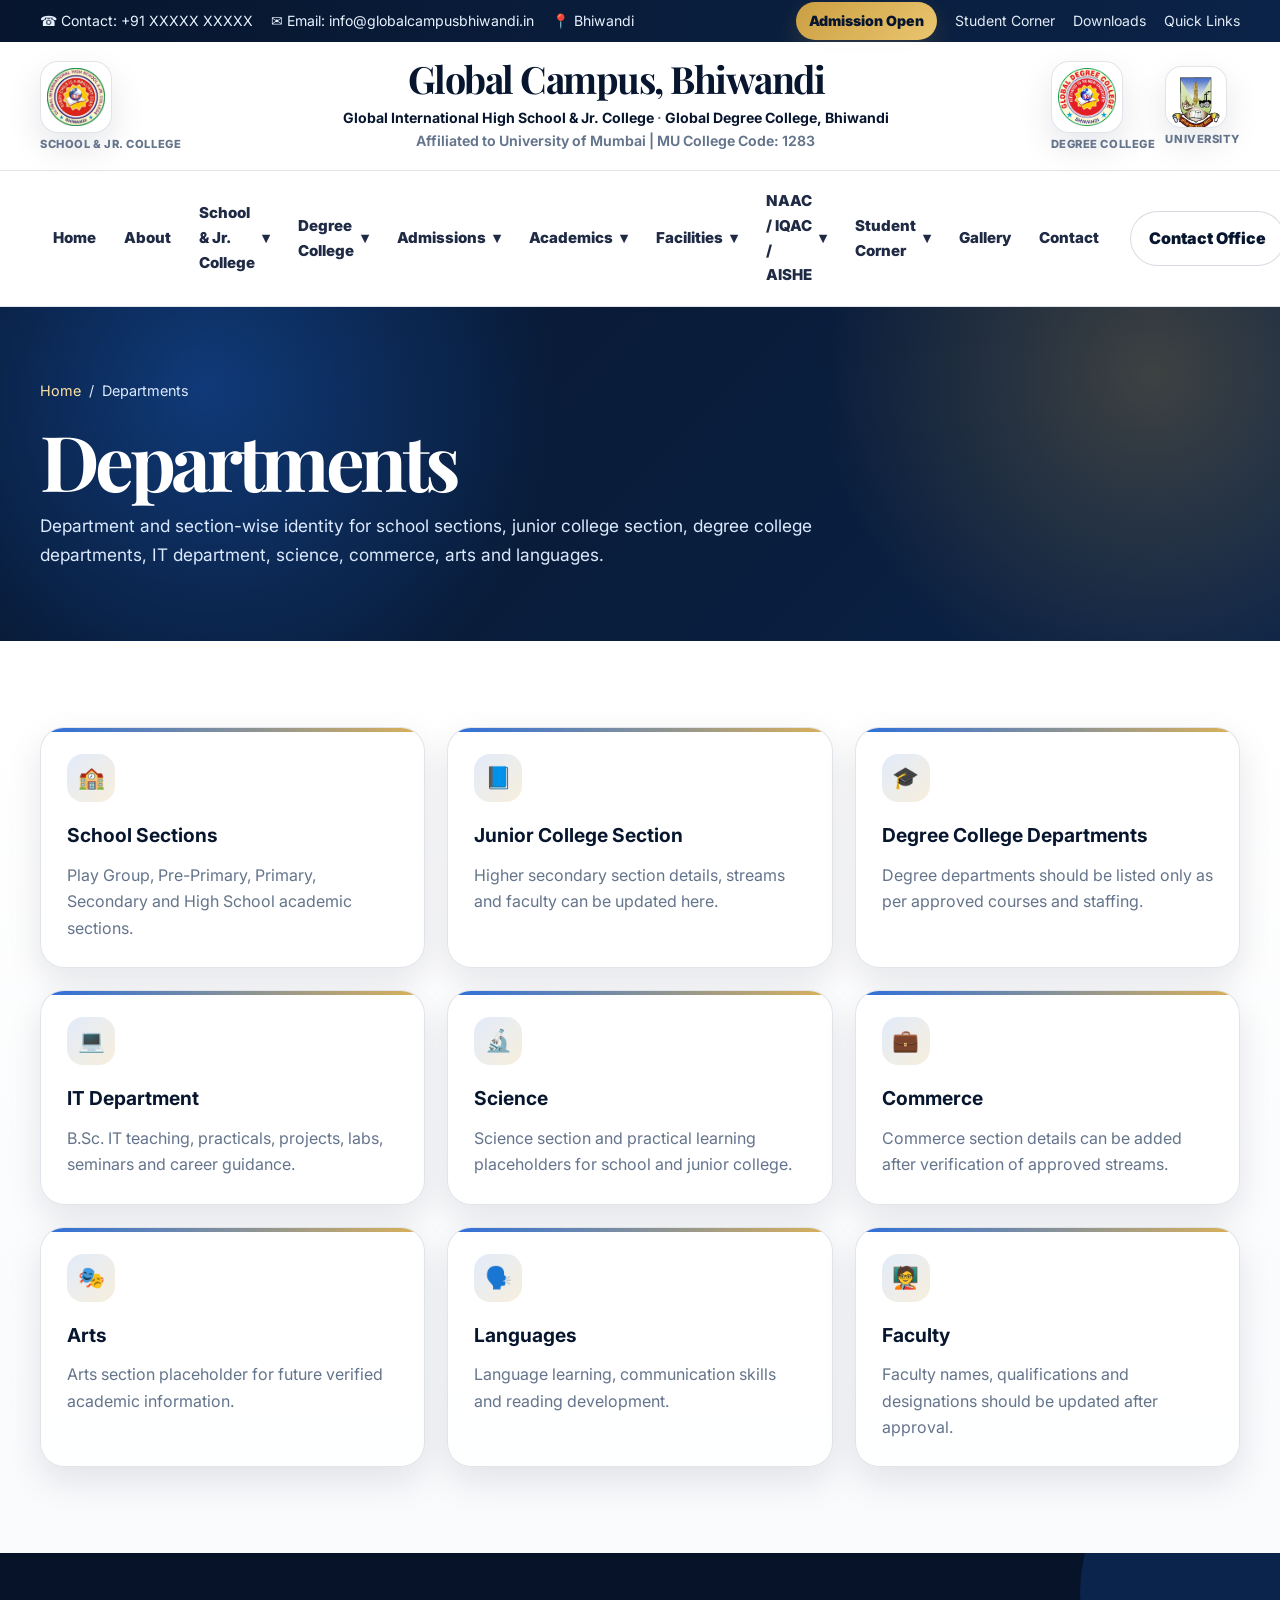
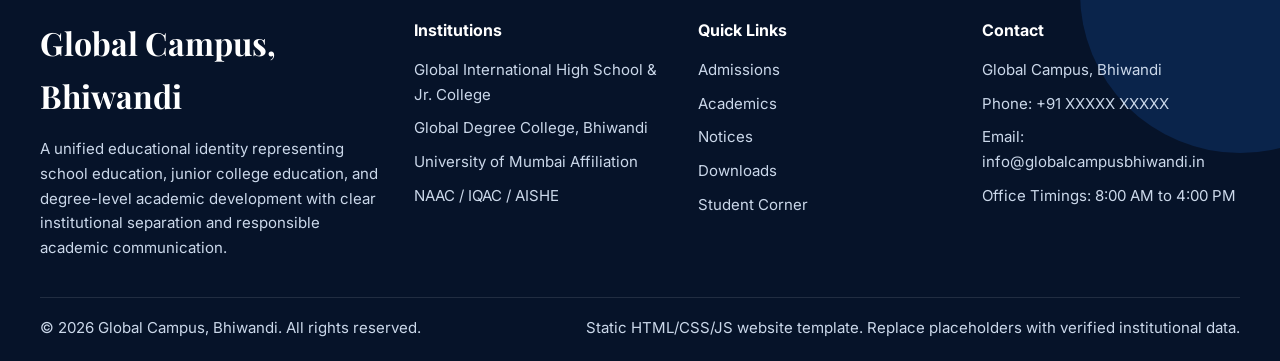
<file: departments.html>
<!DOCTYPE html>
<html lang="en">
<head>
  <meta charset="UTF-8">
  <meta name="viewport" content="width=device-width, initial-scale=1.0">
  <title>Departments | Global Campus, Bhiwandi</title>
  <meta name="description" content="Departments and academic sections for school, junior college and degree college at Global Campus Bhiwandi.">
  <meta name="keywords" content="Departments Global Degree College Bhiwandi, IT Department, school sections Bhiwandi">
  <meta name="author" content="Global Campus, Bhiwandi">
  <meta name="robots" content="index, follow">
  <meta property="og:title" content="Departments | Global Campus, Bhiwandi">
  <meta property="og:description" content="Departments and academic sections for school, junior college and degree college at Global Campus Bhiwandi.">
  <meta property="og:type" content="website">
  <meta property="og:image" content="assets/images/hero-campus.jpg">
  <meta property="og:locale" content="en_IN">
  <link rel="preconnect" href="https://fonts.googleapis.com">
  <link rel="preconnect" href="https://fonts.gstatic.com" crossorigin>
  <link href="https://fonts.googleapis.com/css2?family=Inter:wght@400;500;600;700;800;900&family=Playfair+Display:wght@700;800&display=swap" rel="stylesheet">
  <link rel="stylesheet" href="assets/css/style.css">
</head>
<body>

  <div class="topbar">
    <div class="container topbar-inner">
      <div class="topbar-left">
        <span>☎ Contact: +91 XXXXX XXXXX</span>
        <span>✉ Email: info@globalcampusbhiwandi.in</span>
        <span>📍 Bhiwandi</span>
      </div>
      <div class="topbar-links">
        <a class="admission-pill" href="admissions.html">Admission Open</a>
        <a href="student-corner.html">Student Corner</a>
        <a href="downloads.html">Downloads</a>
        <a href="notices.html">Quick Links</a>
      </div>
    </div>
  </div>
  <header class="site-header">
    <div class="container identity-row">
      <div class="logo-group" aria-label="School identity">
        <div class="logo-wrap">
          <div class="logo-box"><img src="assets/images/school-logo.png" alt="Global International High School and Jr. College logo placeholder"></div>
          <div class="logo-caption">School & Jr. College</div>
        </div>
      </div>
      <div class="brand-stack">
        <h1>Global Campus, Bhiwandi</h1>
        <p><strong>Global International High School & Jr. College</strong> · <strong>Global Degree College, Bhiwandi</strong><br>Affiliated to University of Mumbai | MU College Code: 1283</p>
      </div>
      <div class="logo-group" aria-label="Degree college identity">
        <div class="logo-wrap">
          <div class="logo-box"><img src="assets/images/degree-college-logo.png" alt="Global Degree College Bhiwandi logo placeholder"></div>
          <div class="logo-caption">Degree College</div>
        </div>
        <div class="logo-wrap">
          <div class="logo-box small"><img src="assets/images/university-of-mumbai-logo.png" alt="University of Mumbai logo placeholder"></div>
          <div class="logo-caption">University</div>
        </div>
      </div>
    </div>
    <nav class="navbar" aria-label="Primary navigation">
      <div class="container nav-inner">
        <ul class="nav-menu"><li class="nav-item"><a class="nav-link" href="index.html">Home</a></li><li class="nav-item"><a class="nav-link" href="about.html">About</a></li><li class="nav-item has-dropdown"><a class="nav-link" href="school-jr-college.html">School & Jr. College <span>▾</span></a><div class="dropdown"><a href="school-jr-college.html#playgroup">Play Group</a><a href="school-jr-college.html#pre-primary">Pre-Primary</a><a href="school-jr-college.html#primary">Primary</a><a href="school-jr-college.html#secondary">Secondary</a><a href="school-jr-college.html#high-school">High School</a><a href="school-jr-college.html#junior-college">Junior College</a></div></li><li class="nav-item has-dropdown"><a class="nav-link" href="degree-college.html">Degree College <span>▾</span></a><div class="dropdown"><a href="degree-college.html">About Degree College</a><a href="degree-college.html#bsc-it">B.Sc. IT</a><a href="departments.html">Departments</a><a href="degree-college.html#faculty">Faculty</a><a href="degree-college.html#university">University of Mumbai</a><a href="degree-college.html#mu-code">MU Code 1283</a></div></li><li class="nav-item has-dropdown"><a class="nav-link" href="admissions.html">Admissions <span>▾</span></a><div class="dropdown"><a href="admissions.html#school-admission">School Admission</a><a href="admissions.html#junior-admission">Junior College Admission</a><a href="admissions.html#degree-admission">Degree College Admission</a><a href="admissions.html#process">Admission Process</a><a href="admissions.html#documents">Documents Required</a><a href="admissions.html#fees">Fee Information</a><a href="admissions.html#enquiry">Enquiry Form</a></div></li><li class="nav-item has-dropdown"><a class="nav-link" href="academics.html">Academics <span>▾</span></a><div class="dropdown"><a href="academics.html#calendar">Academic Calendar</a><a href="academics.html#curriculum">Curriculum</a><a href="academics.html#timetable">Timetable</a><a href="academics.html#examination">Examination</a><a href="academics.html#results">Results</a></div></li><li class="nav-item has-dropdown"><a class="nav-link" href="facilities.html">Facilities <span>▾</span></a><div class="dropdown"><a href="facilities.html#classrooms">Smart Classrooms</a><a href="facilities.html#computer-lab">Computer Lab</a><a href="facilities.html#science-lab">Science Lab</a><a href="facilities.html#library">Library</a><a href="facilities.html#sports">Playground</a><a href="facilities.html#security">CCTV Campus</a><a href="student-corner.html#support">Student Support</a></div></li><li class="nav-item has-dropdown"><a class="nav-link" href="naac-iqac-aishe.html">NAAC / IQAC / AISHE <span>▾</span></a><div class="dropdown"><a href="naac-iqac-aishe.html#iqac">IQAC</a><a href="naac-iqac-aishe.html#naac">NAAC Documents</a><a href="naac-iqac-aishe.html#aishe">AISHE</a><a href="naac-iqac-aishe.html#committees">Committees</a><a href="naac-iqac-aishe.html#reports">Reports</a></div></li><li class="nav-item has-dropdown"><a class="nav-link" href="student-corner.html">Student Corner <span>▾</span></a><div class="dropdown"><a href="notices.html">Notices</a><a href="downloads.html">Downloads</a><a href="student-corner.html#scholarship">Scholarship</a><a href="student-corner.html#rules">Rules & Regulations</a><a href="student-corner.html#events">Events</a><a href="student-corner.html#career">Career Guidance</a></div></li><li class="nav-item"><a class="nav-link" href="gallery.html">Gallery</a></li><li class="nav-item"><a class="nav-link" href="contact.html">Contact</a></li></ul>
        <div class="nav-actions">
          <a class="btn btn-outline" href="contact.html">Contact Office</a>
          <button class="menu-toggle" aria-label="Open mobile menu" aria-expanded="false"><span></span><span></span><span></span></button>
        </div>
      </div>
    </nav>
  </header>


  <main>
    <section class="page-hero">
      <div class="container">
        <div class="breadcrumb"><a href="index.html">Home</a><span>/</span><span>Departments</span></div>
        <h2>Departments</h2>
        <p>Department and section-wise identity for school sections, junior college section, degree college departments, IT department, science, commerce, arts and languages.</p>
      </div>
    </section>

    <section class="section"><div class="container grid grid-3">
      <article class="card reveal"><div class="icon">🏫</div><h3>School Sections</h3><p>Play Group, Pre-Primary, Primary, Secondary and High School academic sections.</p></article>
      <article class="card reveal"><div class="icon">📘</div><h3>Junior College Section</h3><p>Higher secondary section details, streams and faculty can be updated here.</p></article>
      <article class="card reveal"><div class="icon">🎓</div><h3>Degree College Departments</h3><p>Degree departments should be listed only as per approved courses and staffing.</p></article>
      <article class="card reveal"><div class="icon">💻</div><h3>IT Department</h3><p>B.Sc. IT teaching, practicals, projects, labs, seminars and career guidance.</p></article>
      <article class="card reveal"><div class="icon">🔬</div><h3>Science</h3><p>Science section and practical learning placeholders for school and junior college.</p></article>
      <article class="card reveal"><div class="icon">💼</div><h3>Commerce</h3><p>Commerce section details can be added after verification of approved streams.</p></article>
      <article class="card reveal"><div class="icon">🎭</div><h3>Arts</h3><p>Arts section placeholder for future verified academic information.</p></article>
      <article class="card reveal"><div class="icon">🗣️</div><h3>Languages</h3><p>Language learning, communication skills and reading development.</p></article>
      <article class="card reveal"><div class="icon">🧑‍🏫</div><h3>Faculty</h3><p>Faculty names, qualifications and designations should be updated after approval.</p></article>
    </div></section>
  </main>


  <footer class="footer">
    <div class="container footer-grid">
      <div>
        <h3>Global Campus, Bhiwandi</h3>
        <p>A unified educational identity representing school education, junior college education, and degree-level academic development with clear institutional separation and responsible academic communication.</p>
      </div>
      <div>
        <h4>Institutions</h4>
        <ul>
          <li><a href="school-jr-college.html">Global International High School & Jr. College</a></li>
          <li><a href="degree-college.html">Global Degree College, Bhiwandi</a></li>
          <li><a href="degree-college.html#university">University of Mumbai Affiliation</a></li>
          <li><a href="naac-iqac-aishe.html">NAAC / IQAC / AISHE</a></li>
        </ul>
      </div>
      <div>
        <h4>Quick Links</h4>
        <ul>
          <li><a href="admissions.html">Admissions</a></li>
          <li><a href="academics.html">Academics</a></li>
          <li><a href="notices.html">Notices</a></li>
          <li><a href="downloads.html">Downloads</a></li>
          <li><a href="student-corner.html">Student Corner</a></li>
        </ul>
      </div>
      <div>
        <h4>Contact</h4>
        <ul>
          <li>Global Campus, Bhiwandi</li>
          <li>Phone: +91 XXXXX XXXXX</li>
          <li>Email: info@globalcampusbhiwandi.in</li>
          <li>Office Timings: 8:00 AM to 4:00 PM</li>
        </ul>
      </div>
    </div>
    <div class="container footer-bottom">
      <p>© 2026 Global Campus, Bhiwandi. All rights reserved.</p>
      <p>Static HTML/CSS/JS website template. Replace placeholders with verified institutional data.</p>
    </div>
  </footer>
  <button class="back-to-top" aria-label="Back to top">↑</button>

  <script src="assets/js/main.js"></script>
</body>
</html>
</file>
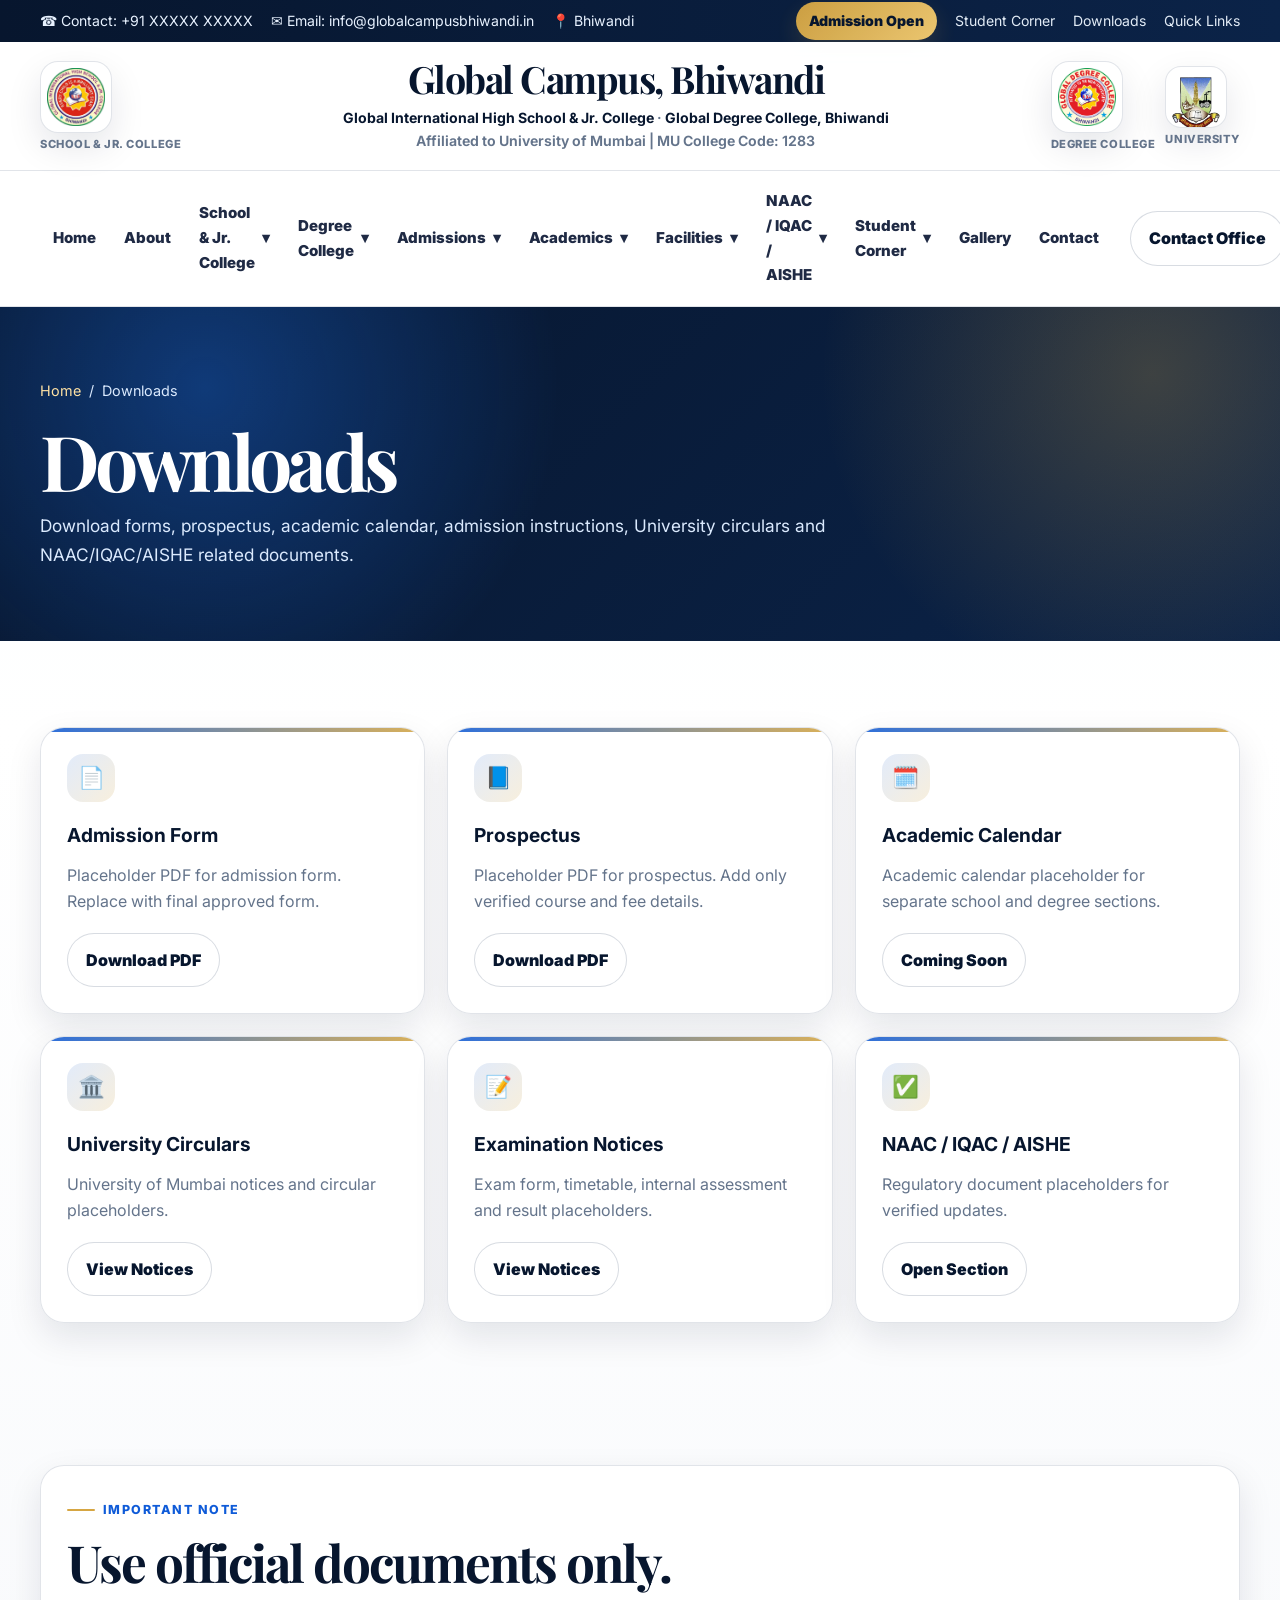
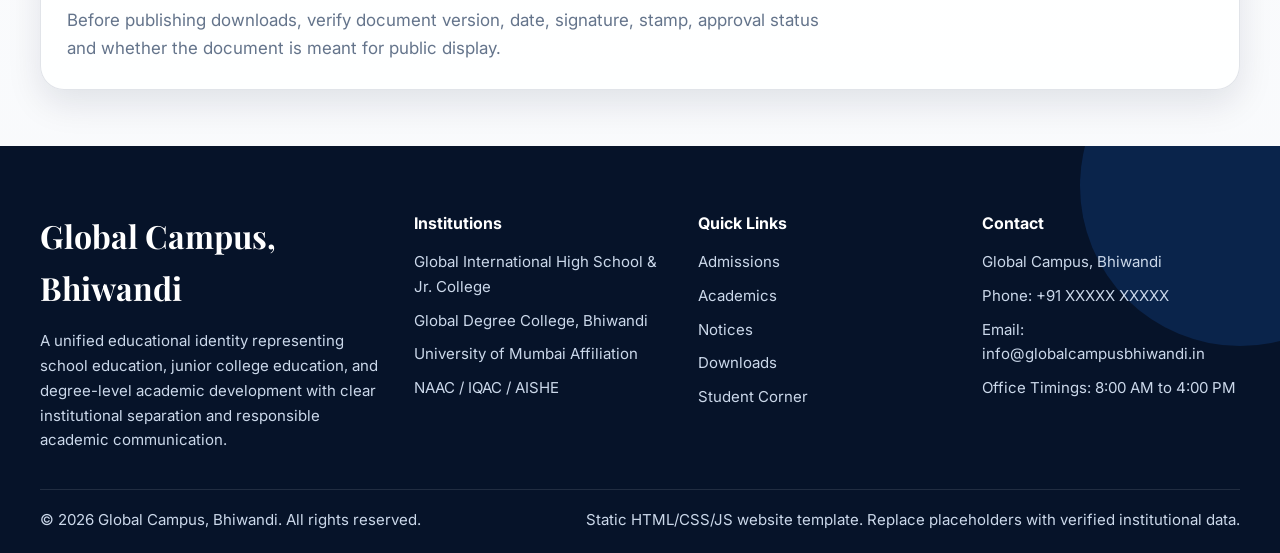
<file: downloads.html>
<!DOCTYPE html>
<html lang="en">
<head>
  <meta charset="UTF-8">
  <meta name="viewport" content="width=device-width, initial-scale=1.0">
  <title>Downloads | Global Campus, Bhiwandi</title>
  <meta name="description" content="Download admission forms, prospectus, academic calendar, University circulars and compliance documents from Global Campus Bhiwandi.">
  <meta name="keywords" content="Global Campus downloads, admission form, prospectus, University circulars, NAAC documents">
  <meta name="author" content="Global Campus, Bhiwandi">
  <meta name="robots" content="index, follow">
  <meta property="og:title" content="Downloads | Global Campus, Bhiwandi">
  <meta property="og:description" content="Download admission forms, prospectus, academic calendar, University circulars and compliance documents from Global Campus Bhiwandi.">
  <meta property="og:type" content="website">
  <meta property="og:image" content="assets/images/hero-campus.jpg">
  <meta property="og:locale" content="en_IN">
  <link rel="preconnect" href="https://fonts.googleapis.com">
  <link rel="preconnect" href="https://fonts.gstatic.com" crossorigin>
  <link href="https://fonts.googleapis.com/css2?family=Inter:wght@400;500;600;700;800;900&family=Playfair+Display:wght@700;800&display=swap" rel="stylesheet">
  <link rel="stylesheet" href="assets/css/style.css">
</head>
<body>

  <div class="topbar">
    <div class="container topbar-inner">
      <div class="topbar-left">
        <span>☎ Contact: +91 XXXXX XXXXX</span>
        <span>✉ Email: info@globalcampusbhiwandi.in</span>
        <span>📍 Bhiwandi</span>
      </div>
      <div class="topbar-links">
        <a class="admission-pill" href="admissions.html">Admission Open</a>
        <a href="student-corner.html">Student Corner</a>
        <a href="downloads.html">Downloads</a>
        <a href="notices.html">Quick Links</a>
      </div>
    </div>
  </div>
  <header class="site-header">
    <div class="container identity-row">
      <div class="logo-group" aria-label="School identity">
        <div class="logo-wrap">
          <div class="logo-box"><img src="assets/images/school-logo.png" alt="Global International High School and Jr. College logo placeholder"></div>
          <div class="logo-caption">School & Jr. College</div>
        </div>
      </div>
      <div class="brand-stack">
        <h1>Global Campus, Bhiwandi</h1>
        <p><strong>Global International High School & Jr. College</strong> · <strong>Global Degree College, Bhiwandi</strong><br>Affiliated to University of Mumbai | MU College Code: 1283</p>
      </div>
      <div class="logo-group" aria-label="Degree college identity">
        <div class="logo-wrap">
          <div class="logo-box"><img src="assets/images/degree-college-logo.png" alt="Global Degree College Bhiwandi logo placeholder"></div>
          <div class="logo-caption">Degree College</div>
        </div>
        <div class="logo-wrap">
          <div class="logo-box small"><img src="assets/images/university-of-mumbai-logo.png" alt="University of Mumbai logo placeholder"></div>
          <div class="logo-caption">University</div>
        </div>
      </div>
    </div>
    <nav class="navbar" aria-label="Primary navigation">
      <div class="container nav-inner">
        <ul class="nav-menu"><li class="nav-item"><a class="nav-link" href="index.html">Home</a></li><li class="nav-item"><a class="nav-link" href="about.html">About</a></li><li class="nav-item has-dropdown"><a class="nav-link" href="school-jr-college.html">School & Jr. College <span>▾</span></a><div class="dropdown"><a href="school-jr-college.html#playgroup">Play Group</a><a href="school-jr-college.html#pre-primary">Pre-Primary</a><a href="school-jr-college.html#primary">Primary</a><a href="school-jr-college.html#secondary">Secondary</a><a href="school-jr-college.html#high-school">High School</a><a href="school-jr-college.html#junior-college">Junior College</a></div></li><li class="nav-item has-dropdown"><a class="nav-link" href="degree-college.html">Degree College <span>▾</span></a><div class="dropdown"><a href="degree-college.html">About Degree College</a><a href="degree-college.html#bsc-it">B.Sc. IT</a><a href="departments.html">Departments</a><a href="degree-college.html#faculty">Faculty</a><a href="degree-college.html#university">University of Mumbai</a><a href="degree-college.html#mu-code">MU Code 1283</a></div></li><li class="nav-item has-dropdown"><a class="nav-link" href="admissions.html">Admissions <span>▾</span></a><div class="dropdown"><a href="admissions.html#school-admission">School Admission</a><a href="admissions.html#junior-admission">Junior College Admission</a><a href="admissions.html#degree-admission">Degree College Admission</a><a href="admissions.html#process">Admission Process</a><a href="admissions.html#documents">Documents Required</a><a href="admissions.html#fees">Fee Information</a><a href="admissions.html#enquiry">Enquiry Form</a></div></li><li class="nav-item has-dropdown"><a class="nav-link" href="academics.html">Academics <span>▾</span></a><div class="dropdown"><a href="academics.html#calendar">Academic Calendar</a><a href="academics.html#curriculum">Curriculum</a><a href="academics.html#timetable">Timetable</a><a href="academics.html#examination">Examination</a><a href="academics.html#results">Results</a></div></li><li class="nav-item has-dropdown"><a class="nav-link" href="facilities.html">Facilities <span>▾</span></a><div class="dropdown"><a href="facilities.html#classrooms">Smart Classrooms</a><a href="facilities.html#computer-lab">Computer Lab</a><a href="facilities.html#science-lab">Science Lab</a><a href="facilities.html#library">Library</a><a href="facilities.html#sports">Playground</a><a href="facilities.html#security">CCTV Campus</a><a href="student-corner.html#support">Student Support</a></div></li><li class="nav-item has-dropdown"><a class="nav-link" href="naac-iqac-aishe.html">NAAC / IQAC / AISHE <span>▾</span></a><div class="dropdown"><a href="naac-iqac-aishe.html#iqac">IQAC</a><a href="naac-iqac-aishe.html#naac">NAAC Documents</a><a href="naac-iqac-aishe.html#aishe">AISHE</a><a href="naac-iqac-aishe.html#committees">Committees</a><a href="naac-iqac-aishe.html#reports">Reports</a></div></li><li class="nav-item has-dropdown"><a class="nav-link" href="student-corner.html">Student Corner <span>▾</span></a><div class="dropdown"><a href="notices.html">Notices</a><a href="downloads.html">Downloads</a><a href="student-corner.html#scholarship">Scholarship</a><a href="student-corner.html#rules">Rules & Regulations</a><a href="student-corner.html#events">Events</a><a href="student-corner.html#career">Career Guidance</a></div></li><li class="nav-item"><a class="nav-link" href="gallery.html">Gallery</a></li><li class="nav-item"><a class="nav-link" href="contact.html">Contact</a></li></ul>
        <div class="nav-actions">
          <a class="btn btn-outline" href="contact.html">Contact Office</a>
          <button class="menu-toggle" aria-label="Open mobile menu" aria-expanded="false"><span></span><span></span><span></span></button>
        </div>
      </div>
    </nav>
  </header>


  <main>
    <section class="page-hero">
      <div class="container">
        <div class="breadcrumb"><a href="index.html">Home</a><span>/</span><span>Downloads</span></div>
        <h2>Downloads</h2>
        <p>Download forms, prospectus, academic calendar, admission instructions, University circulars and NAAC/IQAC/AISHE related documents.</p>
      </div>
    </section>

    <section class="section"><div class="container grid grid-3">
      <article class="card reveal"><div class="icon">📄</div><h3>Admission Form</h3><p>Placeholder PDF for admission form. Replace with final approved form.</p><a class="btn btn-outline" href="assets/documents/admission-form.pdf" style="margin-top:18px">Download PDF</a></article>
      <article class="card reveal"><div class="icon">📘</div><h3>Prospectus</h3><p>Placeholder PDF for prospectus. Add only verified course and fee details.</p><a class="btn btn-outline" href="assets/documents/prospectus.pdf" style="margin-top:18px">Download PDF</a></article>
      <article class="card reveal"><div class="icon">🗓️</div><h3>Academic Calendar</h3><p>Academic calendar placeholder for separate school and degree sections.</p><a class="btn btn-outline" href="#" style="margin-top:18px">Coming Soon</a></article>
      <article class="card reveal"><div class="icon">🏛️</div><h3>University Circulars</h3><p>University of Mumbai notices and circular placeholders.</p><a class="btn btn-outline" href="notices.html" style="margin-top:18px">View Notices</a></article>
      <article class="card reveal"><div class="icon">📝</div><h3>Examination Notices</h3><p>Exam form, timetable, internal assessment and result placeholders.</p><a class="btn btn-outline" href="notices.html" style="margin-top:18px">View Notices</a></article>
      <article class="card reveal"><div class="icon">✅</div><h3>NAAC / IQAC / AISHE</h3><p>Regulatory document placeholders for verified updates.</p><a class="btn btn-outline" href="naac-iqac-aishe.html" style="margin-top:18px">Open Section</a></article>
    </div></section>
    <section class="section small"><div class="container"><div class="surface reveal"><span class="eyebrow">Important Note</span><h2 class="section-title">Use official documents only.</h2><p class="section-lead">Before publishing downloads, verify document version, date, signature, stamp, approval status and whether the document is meant for public display.</p></div></div></section>
  </main>


  <footer class="footer">
    <div class="container footer-grid">
      <div>
        <h3>Global Campus, Bhiwandi</h3>
        <p>A unified educational identity representing school education, junior college education, and degree-level academic development with clear institutional separation and responsible academic communication.</p>
      </div>
      <div>
        <h4>Institutions</h4>
        <ul>
          <li><a href="school-jr-college.html">Global International High School & Jr. College</a></li>
          <li><a href="degree-college.html">Global Degree College, Bhiwandi</a></li>
          <li><a href="degree-college.html#university">University of Mumbai Affiliation</a></li>
          <li><a href="naac-iqac-aishe.html">NAAC / IQAC / AISHE</a></li>
        </ul>
      </div>
      <div>
        <h4>Quick Links</h4>
        <ul>
          <li><a href="admissions.html">Admissions</a></li>
          <li><a href="academics.html">Academics</a></li>
          <li><a href="notices.html">Notices</a></li>
          <li><a href="downloads.html">Downloads</a></li>
          <li><a href="student-corner.html">Student Corner</a></li>
        </ul>
      </div>
      <div>
        <h4>Contact</h4>
        <ul>
          <li>Global Campus, Bhiwandi</li>
          <li>Phone: +91 XXXXX XXXXX</li>
          <li>Email: info@globalcampusbhiwandi.in</li>
          <li>Office Timings: 8:00 AM to 4:00 PM</li>
        </ul>
      </div>
    </div>
    <div class="container footer-bottom">
      <p>© 2026 Global Campus, Bhiwandi. All rights reserved.</p>
      <p>Static HTML/CSS/JS website template. Replace placeholders with verified institutional data.</p>
    </div>
  </footer>
  <button class="back-to-top" aria-label="Back to top">↑</button>

  <script src="assets/js/main.js"></script>
</body>
</html>
</file>
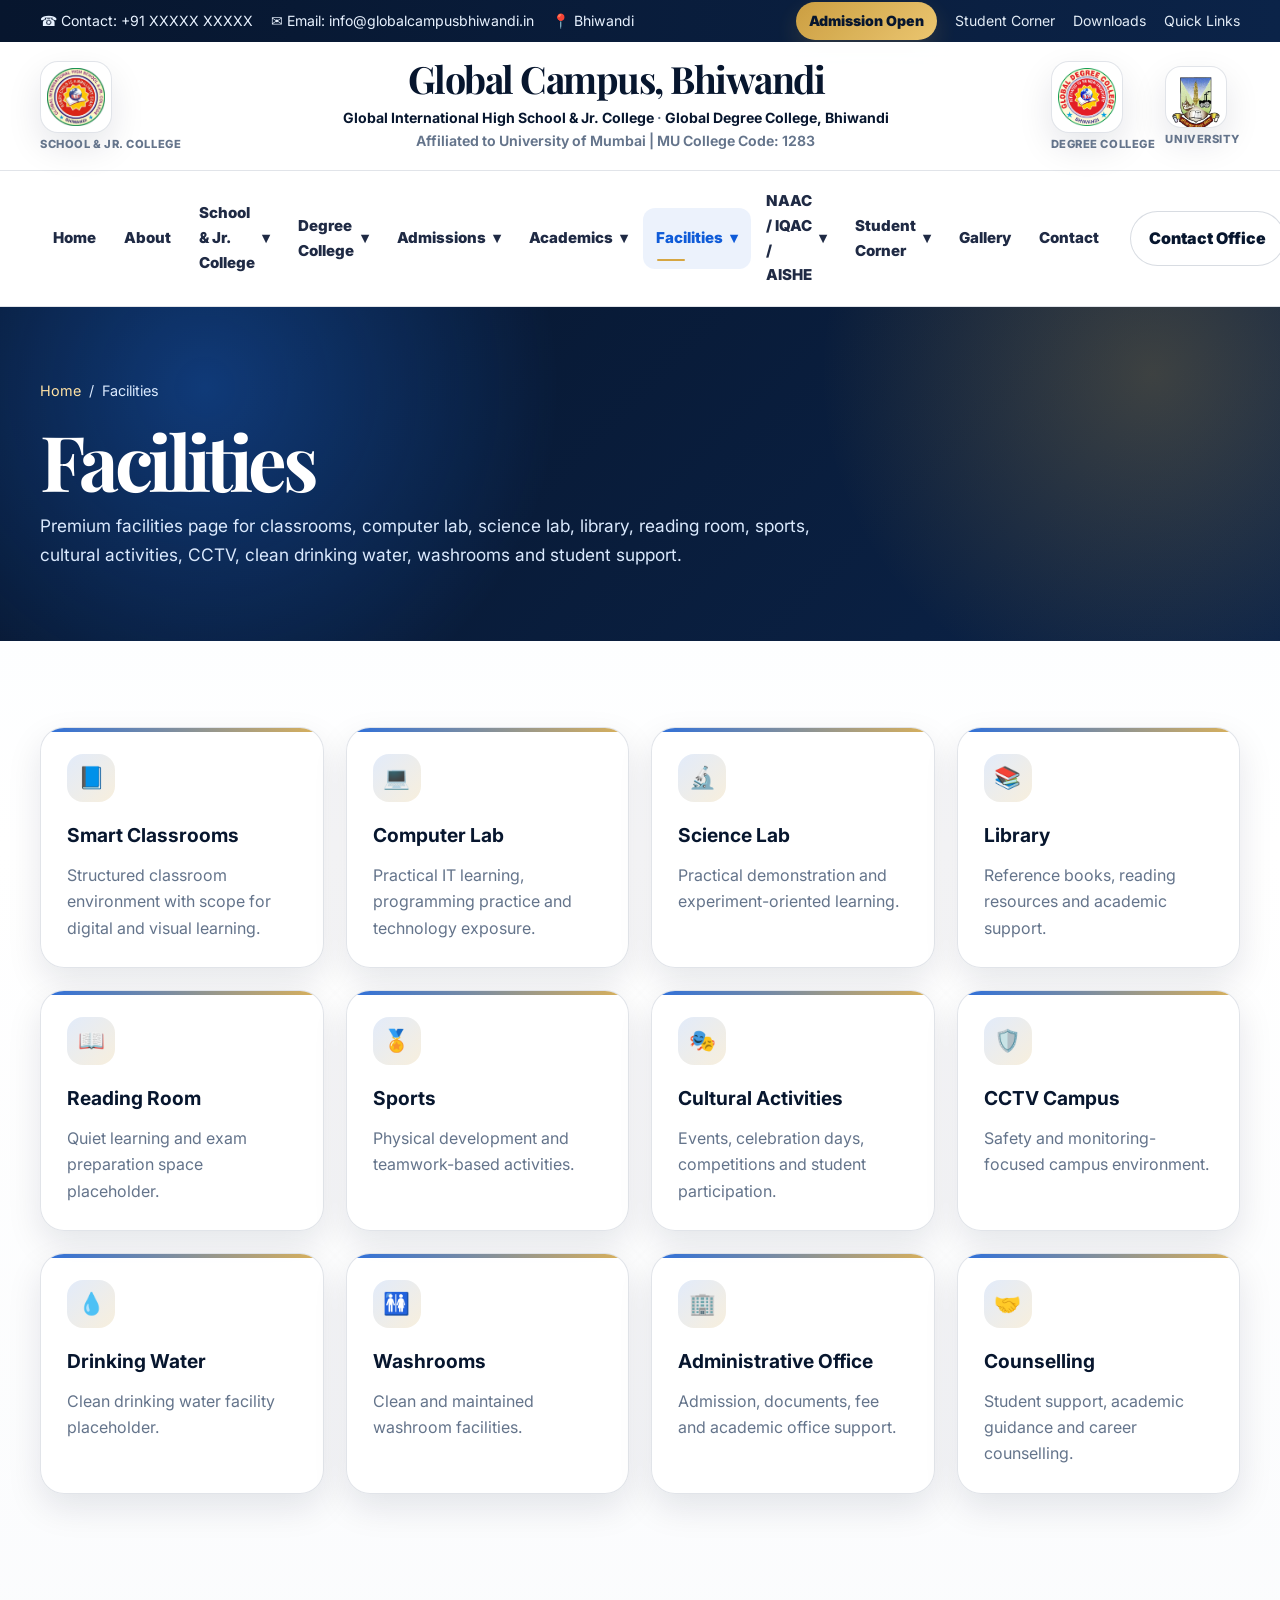
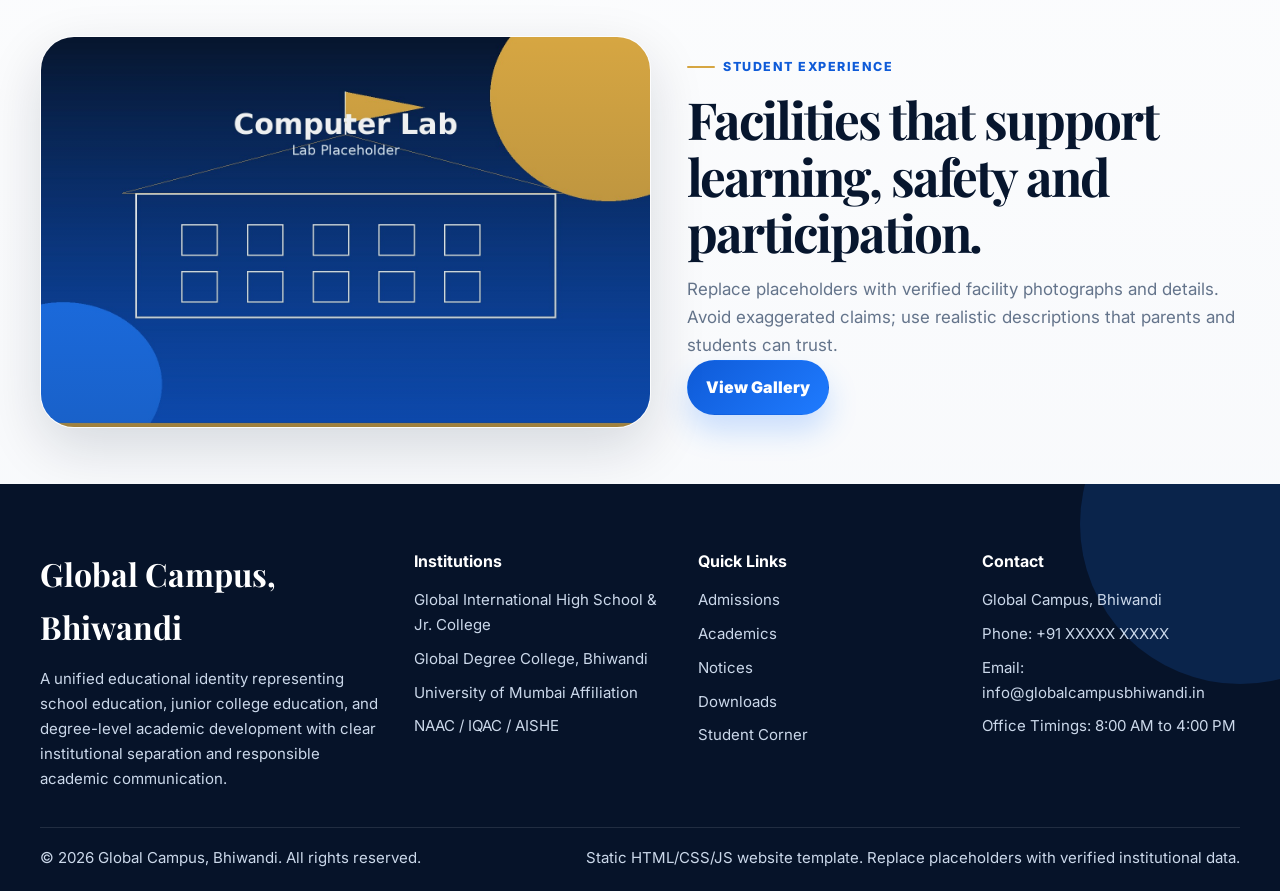
<file: facilities.html>
<!DOCTYPE html>
<html lang="en">
<head>
  <meta charset="UTF-8">
  <meta name="viewport" content="width=device-width, initial-scale=1.0">
  <title>Facilities | Global Campus, Bhiwandi</title>
  <meta name="description" content="Facilities at Global Campus Bhiwandi including classrooms, computer lab, science lab, library, sports, CCTV and student support.">
  <meta name="keywords" content="Facilities Global Campus Bhiwandi, computer lab Bhiwandi, school facilities Bhiwandi, college facilities Bhiwandi">
  <meta name="author" content="Global Campus, Bhiwandi">
  <meta name="robots" content="index, follow">
  <meta property="og:title" content="Facilities | Global Campus, Bhiwandi">
  <meta property="og:description" content="Facilities at Global Campus Bhiwandi including classrooms, computer lab, science lab, library, sports, CCTV and student support.">
  <meta property="og:type" content="website">
  <meta property="og:image" content="assets/images/hero-campus.jpg">
  <meta property="og:locale" content="en_IN">
  <link rel="preconnect" href="https://fonts.googleapis.com">
  <link rel="preconnect" href="https://fonts.gstatic.com" crossorigin>
  <link href="https://fonts.googleapis.com/css2?family=Inter:wght@400;500;600;700;800;900&family=Playfair+Display:wght@700;800&display=swap" rel="stylesheet">
  <link rel="stylesheet" href="assets/css/style.css">
</head>
<body>

  <div class="topbar">
    <div class="container topbar-inner">
      <div class="topbar-left">
        <span>☎ Contact: +91 XXXXX XXXXX</span>
        <span>✉ Email: info@globalcampusbhiwandi.in</span>
        <span>📍 Bhiwandi</span>
      </div>
      <div class="topbar-links">
        <a class="admission-pill" href="admissions.html">Admission Open</a>
        <a href="student-corner.html">Student Corner</a>
        <a href="downloads.html">Downloads</a>
        <a href="notices.html">Quick Links</a>
      </div>
    </div>
  </div>
  <header class="site-header">
    <div class="container identity-row">
      <div class="logo-group" aria-label="School identity">
        <div class="logo-wrap">
          <div class="logo-box"><img src="assets/images/school-logo.png" alt="Global International High School and Jr. College logo placeholder"></div>
          <div class="logo-caption">School & Jr. College</div>
        </div>
      </div>
      <div class="brand-stack">
        <h1>Global Campus, Bhiwandi</h1>
        <p><strong>Global International High School & Jr. College</strong> · <strong>Global Degree College, Bhiwandi</strong><br>Affiliated to University of Mumbai | MU College Code: 1283</p>
      </div>
      <div class="logo-group" aria-label="Degree college identity">
        <div class="logo-wrap">
          <div class="logo-box"><img src="assets/images/degree-college-logo.png" alt="Global Degree College Bhiwandi logo placeholder"></div>
          <div class="logo-caption">Degree College</div>
        </div>
        <div class="logo-wrap">
          <div class="logo-box small"><img src="assets/images/university-of-mumbai-logo.png" alt="University of Mumbai logo placeholder"></div>
          <div class="logo-caption">University</div>
        </div>
      </div>
    </div>
    <nav class="navbar" aria-label="Primary navigation">
      <div class="container nav-inner">
        <ul class="nav-menu"><li class="nav-item"><a class="nav-link" href="index.html">Home</a></li><li class="nav-item"><a class="nav-link" href="about.html">About</a></li><li class="nav-item has-dropdown"><a class="nav-link" href="school-jr-college.html">School & Jr. College <span>▾</span></a><div class="dropdown"><a href="school-jr-college.html#playgroup">Play Group</a><a href="school-jr-college.html#pre-primary">Pre-Primary</a><a href="school-jr-college.html#primary">Primary</a><a href="school-jr-college.html#secondary">Secondary</a><a href="school-jr-college.html#high-school">High School</a><a href="school-jr-college.html#junior-college">Junior College</a></div></li><li class="nav-item has-dropdown"><a class="nav-link" href="degree-college.html">Degree College <span>▾</span></a><div class="dropdown"><a href="degree-college.html">About Degree College</a><a href="degree-college.html#bsc-it">B.Sc. IT</a><a href="departments.html">Departments</a><a href="degree-college.html#faculty">Faculty</a><a href="degree-college.html#university">University of Mumbai</a><a href="degree-college.html#mu-code">MU Code 1283</a></div></li><li class="nav-item has-dropdown"><a class="nav-link" href="admissions.html">Admissions <span>▾</span></a><div class="dropdown"><a href="admissions.html#school-admission">School Admission</a><a href="admissions.html#junior-admission">Junior College Admission</a><a href="admissions.html#degree-admission">Degree College Admission</a><a href="admissions.html#process">Admission Process</a><a href="admissions.html#documents">Documents Required</a><a href="admissions.html#fees">Fee Information</a><a href="admissions.html#enquiry">Enquiry Form</a></div></li><li class="nav-item has-dropdown"><a class="nav-link" href="academics.html">Academics <span>▾</span></a><div class="dropdown"><a href="academics.html#calendar">Academic Calendar</a><a href="academics.html#curriculum">Curriculum</a><a href="academics.html#timetable">Timetable</a><a href="academics.html#examination">Examination</a><a href="academics.html#results">Results</a></div></li><li class="nav-item has-dropdown"><a class="nav-link" href="facilities.html">Facilities <span>▾</span></a><div class="dropdown"><a href="facilities.html#classrooms">Smart Classrooms</a><a href="facilities.html#computer-lab">Computer Lab</a><a href="facilities.html#science-lab">Science Lab</a><a href="facilities.html#library">Library</a><a href="facilities.html#sports">Playground</a><a href="facilities.html#security">CCTV Campus</a><a href="student-corner.html#support">Student Support</a></div></li><li class="nav-item has-dropdown"><a class="nav-link" href="naac-iqac-aishe.html">NAAC / IQAC / AISHE <span>▾</span></a><div class="dropdown"><a href="naac-iqac-aishe.html#iqac">IQAC</a><a href="naac-iqac-aishe.html#naac">NAAC Documents</a><a href="naac-iqac-aishe.html#aishe">AISHE</a><a href="naac-iqac-aishe.html#committees">Committees</a><a href="naac-iqac-aishe.html#reports">Reports</a></div></li><li class="nav-item has-dropdown"><a class="nav-link" href="student-corner.html">Student Corner <span>▾</span></a><div class="dropdown"><a href="notices.html">Notices</a><a href="downloads.html">Downloads</a><a href="student-corner.html#scholarship">Scholarship</a><a href="student-corner.html#rules">Rules & Regulations</a><a href="student-corner.html#events">Events</a><a href="student-corner.html#career">Career Guidance</a></div></li><li class="nav-item"><a class="nav-link" href="gallery.html">Gallery</a></li><li class="nav-item"><a class="nav-link" href="contact.html">Contact</a></li></ul>
        <div class="nav-actions">
          <a class="btn btn-outline" href="contact.html">Contact Office</a>
          <button class="menu-toggle" aria-label="Open mobile menu" aria-expanded="false"><span></span><span></span><span></span></button>
        </div>
      </div>
    </nav>
  </header>


  <main>
    <section class="page-hero">
      <div class="container">
        <div class="breadcrumb"><a href="index.html">Home</a><span>/</span><span>Facilities</span></div>
        <h2>Facilities</h2>
        <p>Premium facilities page for classrooms, computer lab, science lab, library, reading room, sports, cultural activities, CCTV, clean drinking water, washrooms and student support.</p>
      </div>
    </section>

    <section class="section"><div class="container grid grid-4">
      <article id="classrooms" class="card reveal"><div class="icon">📘</div><h3>Smart Classrooms</h3><p>Structured classroom environment with scope for digital and visual learning.</p></article>
      <article id="computer-lab" class="card reveal"><div class="icon">💻</div><h3>Computer Lab</h3><p>Practical IT learning, programming practice and technology exposure.</p></article>
      <article id="science-lab" class="card reveal"><div class="icon">🔬</div><h3>Science Lab</h3><p>Practical demonstration and experiment-oriented learning.</p></article>
      <article id="library" class="card reveal"><div class="icon">📚</div><h3>Library</h3><p>Reference books, reading resources and academic support.</p></article>
      <article class="card reveal"><div class="icon">📖</div><h3>Reading Room</h3><p>Quiet learning and exam preparation space placeholder.</p></article>
      <article id="sports" class="card reveal"><div class="icon">🏅</div><h3>Sports</h3><p>Physical development and teamwork-based activities.</p></article>
      <article class="card reveal"><div class="icon">🎭</div><h3>Cultural Activities</h3><p>Events, celebration days, competitions and student participation.</p></article>
      <article id="security" class="card reveal"><div class="icon">🛡️</div><h3>CCTV Campus</h3><p>Safety and monitoring-focused campus environment.</p></article>
      <article class="card reveal"><div class="icon">💧</div><h3>Drinking Water</h3><p>Clean drinking water facility placeholder.</p></article>
      <article class="card reveal"><div class="icon">🚻</div><h3>Washrooms</h3><p>Clean and maintained washroom facilities.</p></article>
      <article class="card reveal"><div class="icon">🏢</div><h3>Administrative Office</h3><p>Admission, documents, fee and academic office support.</p></article>
      <article class="card reveal"><div class="icon">🤝</div><h3>Counselling</h3><p>Student support, academic guidance and career counselling.</p></article>
    </div></section>
    <section class="section small"><div class="container split"><div class="image-frame reveal"><img src="assets/images/computer-lab.jpg" alt="Computer lab placeholder"></div><div class="reveal"><span class="eyebrow">Student Experience</span><h2 class="section-title">Facilities that support learning, safety and participation.</h2><p class="section-lead">Replace placeholders with verified facility photographs and details. Avoid exaggerated claims; use realistic descriptions that parents and students can trust.</p><a class="btn btn-primary" href="gallery.html">View Gallery</a></div></div></section>
  </main>


  <footer class="footer">
    <div class="container footer-grid">
      <div>
        <h3>Global Campus, Bhiwandi</h3>
        <p>A unified educational identity representing school education, junior college education, and degree-level academic development with clear institutional separation and responsible academic communication.</p>
      </div>
      <div>
        <h4>Institutions</h4>
        <ul>
          <li><a href="school-jr-college.html">Global International High School & Jr. College</a></li>
          <li><a href="degree-college.html">Global Degree College, Bhiwandi</a></li>
          <li><a href="degree-college.html#university">University of Mumbai Affiliation</a></li>
          <li><a href="naac-iqac-aishe.html">NAAC / IQAC / AISHE</a></li>
        </ul>
      </div>
      <div>
        <h4>Quick Links</h4>
        <ul>
          <li><a href="admissions.html">Admissions</a></li>
          <li><a href="academics.html">Academics</a></li>
          <li><a href="notices.html">Notices</a></li>
          <li><a href="downloads.html">Downloads</a></li>
          <li><a href="student-corner.html">Student Corner</a></li>
        </ul>
      </div>
      <div>
        <h4>Contact</h4>
        <ul>
          <li>Global Campus, Bhiwandi</li>
          <li>Phone: +91 XXXXX XXXXX</li>
          <li>Email: info@globalcampusbhiwandi.in</li>
          <li>Office Timings: 8:00 AM to 4:00 PM</li>
        </ul>
      </div>
    </div>
    <div class="container footer-bottom">
      <p>© 2026 Global Campus, Bhiwandi. All rights reserved.</p>
      <p>Static HTML/CSS/JS website template. Replace placeholders with verified institutional data.</p>
    </div>
  </footer>
  <button class="back-to-top" aria-label="Back to top">↑</button>

  <script src="assets/js/main.js"></script>
</body>
</html>
</file>
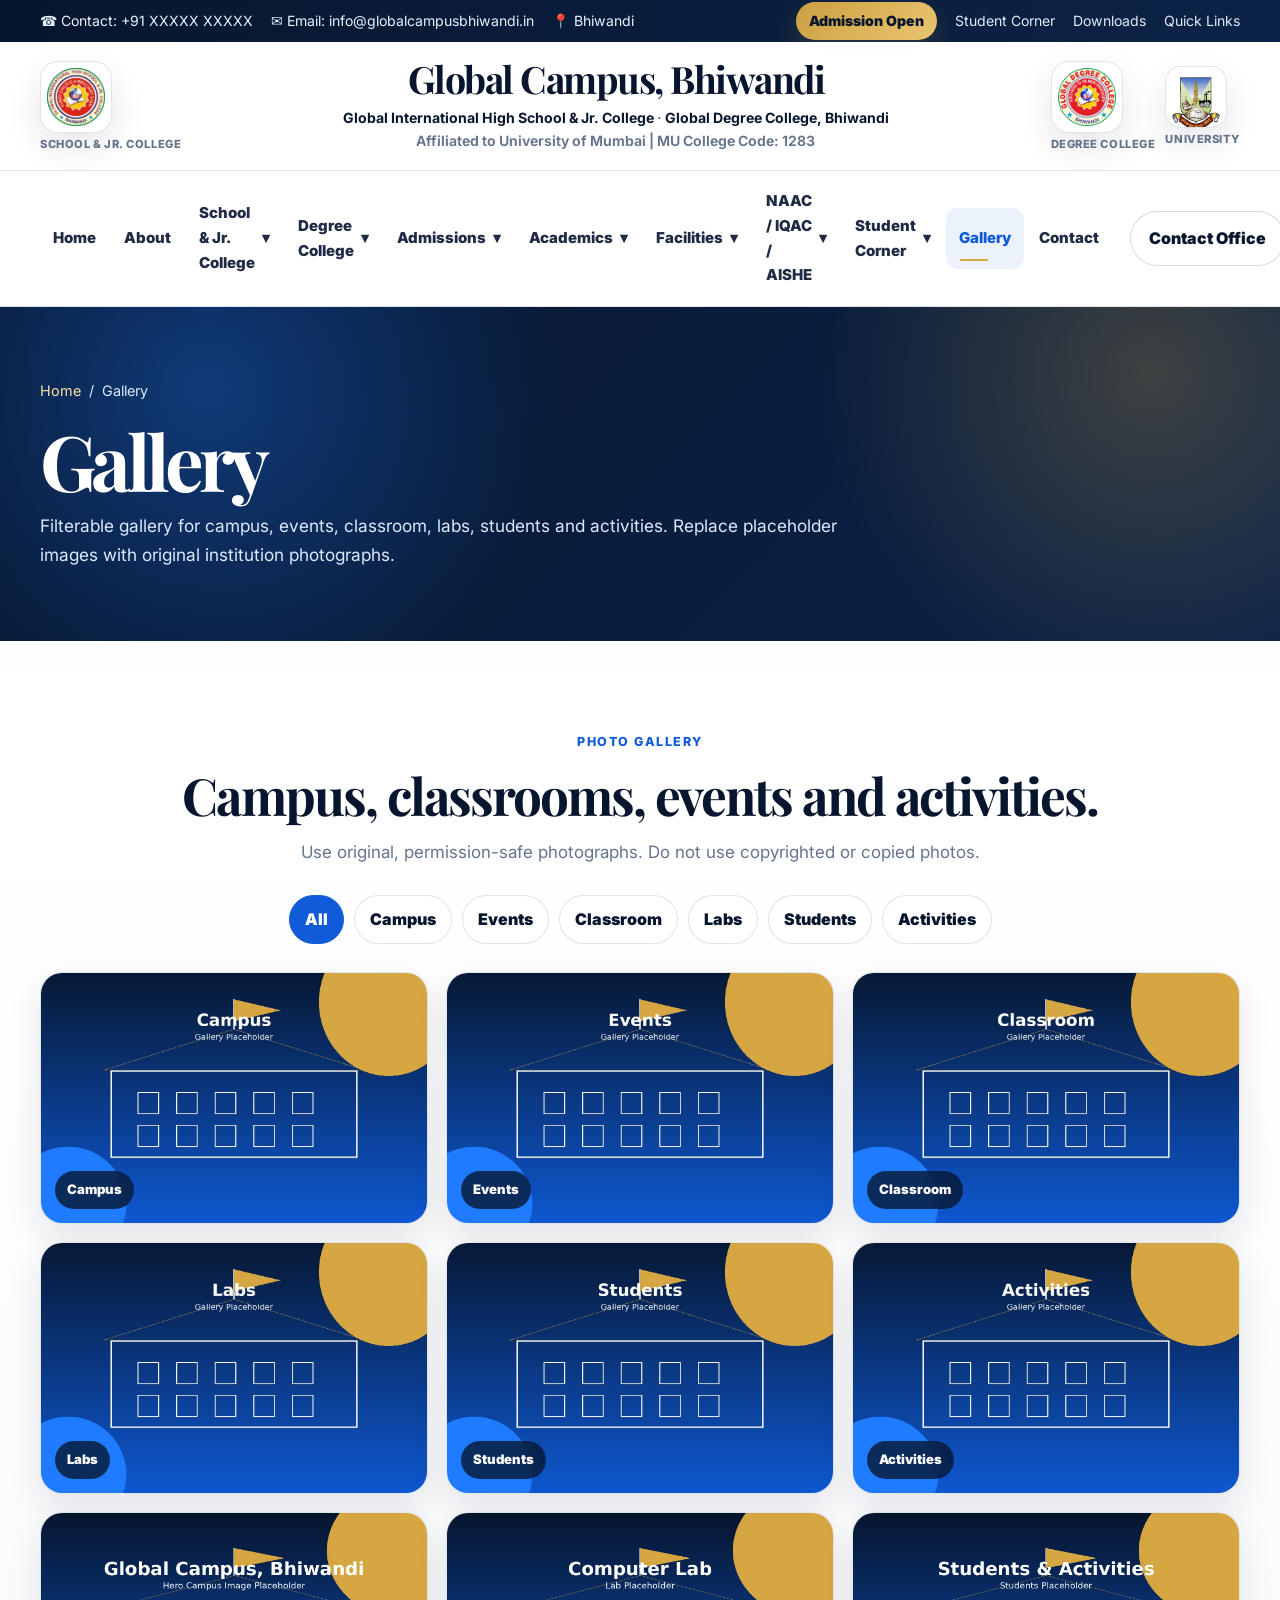
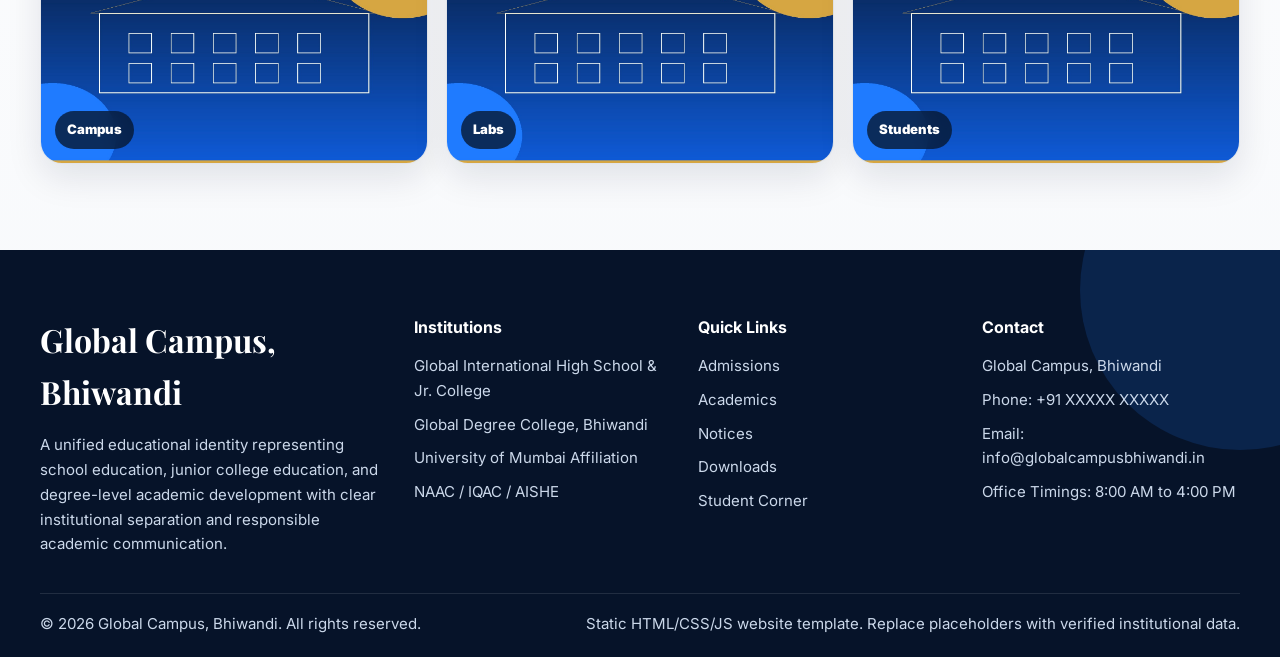
<file: gallery.html>
<!DOCTYPE html>
<html lang="en">
<head>
  <meta charset="UTF-8">
  <meta name="viewport" content="width=device-width, initial-scale=1.0">
  <title>Gallery | Global Campus, Bhiwandi</title>
  <meta name="description" content="Filterable gallery for Global Campus Bhiwandi including campus, events, classrooms, labs, students and activities.">
  <meta name="keywords" content="Global Campus Bhiwandi gallery, school gallery, college gallery, campus photos">
  <meta name="author" content="Global Campus, Bhiwandi">
  <meta name="robots" content="index, follow">
  <meta property="og:title" content="Gallery | Global Campus, Bhiwandi">
  <meta property="og:description" content="Filterable gallery for Global Campus Bhiwandi including campus, events, classrooms, labs, students and activities.">
  <meta property="og:type" content="website">
  <meta property="og:image" content="assets/images/hero-campus.jpg">
  <meta property="og:locale" content="en_IN">
  <link rel="preconnect" href="https://fonts.googleapis.com">
  <link rel="preconnect" href="https://fonts.gstatic.com" crossorigin>
  <link href="https://fonts.googleapis.com/css2?family=Inter:wght@400;500;600;700;800;900&family=Playfair+Display:wght@700;800&display=swap" rel="stylesheet">
  <link rel="stylesheet" href="assets/css/style.css">
</head>
<body>

  <div class="topbar">
    <div class="container topbar-inner">
      <div class="topbar-left">
        <span>☎ Contact: +91 XXXXX XXXXX</span>
        <span>✉ Email: info@globalcampusbhiwandi.in</span>
        <span>📍 Bhiwandi</span>
      </div>
      <div class="topbar-links">
        <a class="admission-pill" href="admissions.html">Admission Open</a>
        <a href="student-corner.html">Student Corner</a>
        <a href="downloads.html">Downloads</a>
        <a href="notices.html">Quick Links</a>
      </div>
    </div>
  </div>
  <header class="site-header">
    <div class="container identity-row">
      <div class="logo-group" aria-label="School identity">
        <div class="logo-wrap">
          <div class="logo-box"><img src="assets/images/school-logo.png" alt="Global International High School and Jr. College logo placeholder"></div>
          <div class="logo-caption">School & Jr. College</div>
        </div>
      </div>
      <div class="brand-stack">
        <h1>Global Campus, Bhiwandi</h1>
        <p><strong>Global International High School & Jr. College</strong> · <strong>Global Degree College, Bhiwandi</strong><br>Affiliated to University of Mumbai | MU College Code: 1283</p>
      </div>
      <div class="logo-group" aria-label="Degree college identity">
        <div class="logo-wrap">
          <div class="logo-box"><img src="assets/images/degree-college-logo.png" alt="Global Degree College Bhiwandi logo placeholder"></div>
          <div class="logo-caption">Degree College</div>
        </div>
        <div class="logo-wrap">
          <div class="logo-box small"><img src="assets/images/university-of-mumbai-logo.png" alt="University of Mumbai logo placeholder"></div>
          <div class="logo-caption">University</div>
        </div>
      </div>
    </div>
    <nav class="navbar" aria-label="Primary navigation">
      <div class="container nav-inner">
        <ul class="nav-menu"><li class="nav-item"><a class="nav-link" href="index.html">Home</a></li><li class="nav-item"><a class="nav-link" href="about.html">About</a></li><li class="nav-item has-dropdown"><a class="nav-link" href="school-jr-college.html">School & Jr. College <span>▾</span></a><div class="dropdown"><a href="school-jr-college.html#playgroup">Play Group</a><a href="school-jr-college.html#pre-primary">Pre-Primary</a><a href="school-jr-college.html#primary">Primary</a><a href="school-jr-college.html#secondary">Secondary</a><a href="school-jr-college.html#high-school">High School</a><a href="school-jr-college.html#junior-college">Junior College</a></div></li><li class="nav-item has-dropdown"><a class="nav-link" href="degree-college.html">Degree College <span>▾</span></a><div class="dropdown"><a href="degree-college.html">About Degree College</a><a href="degree-college.html#bsc-it">B.Sc. IT</a><a href="departments.html">Departments</a><a href="degree-college.html#faculty">Faculty</a><a href="degree-college.html#university">University of Mumbai</a><a href="degree-college.html#mu-code">MU Code 1283</a></div></li><li class="nav-item has-dropdown"><a class="nav-link" href="admissions.html">Admissions <span>▾</span></a><div class="dropdown"><a href="admissions.html#school-admission">School Admission</a><a href="admissions.html#junior-admission">Junior College Admission</a><a href="admissions.html#degree-admission">Degree College Admission</a><a href="admissions.html#process">Admission Process</a><a href="admissions.html#documents">Documents Required</a><a href="admissions.html#fees">Fee Information</a><a href="admissions.html#enquiry">Enquiry Form</a></div></li><li class="nav-item has-dropdown"><a class="nav-link" href="academics.html">Academics <span>▾</span></a><div class="dropdown"><a href="academics.html#calendar">Academic Calendar</a><a href="academics.html#curriculum">Curriculum</a><a href="academics.html#timetable">Timetable</a><a href="academics.html#examination">Examination</a><a href="academics.html#results">Results</a></div></li><li class="nav-item has-dropdown"><a class="nav-link" href="facilities.html">Facilities <span>▾</span></a><div class="dropdown"><a href="facilities.html#classrooms">Smart Classrooms</a><a href="facilities.html#computer-lab">Computer Lab</a><a href="facilities.html#science-lab">Science Lab</a><a href="facilities.html#library">Library</a><a href="facilities.html#sports">Playground</a><a href="facilities.html#security">CCTV Campus</a><a href="student-corner.html#support">Student Support</a></div></li><li class="nav-item has-dropdown"><a class="nav-link" href="naac-iqac-aishe.html">NAAC / IQAC / AISHE <span>▾</span></a><div class="dropdown"><a href="naac-iqac-aishe.html#iqac">IQAC</a><a href="naac-iqac-aishe.html#naac">NAAC Documents</a><a href="naac-iqac-aishe.html#aishe">AISHE</a><a href="naac-iqac-aishe.html#committees">Committees</a><a href="naac-iqac-aishe.html#reports">Reports</a></div></li><li class="nav-item has-dropdown"><a class="nav-link" href="student-corner.html">Student Corner <span>▾</span></a><div class="dropdown"><a href="notices.html">Notices</a><a href="downloads.html">Downloads</a><a href="student-corner.html#scholarship">Scholarship</a><a href="student-corner.html#rules">Rules & Regulations</a><a href="student-corner.html#events">Events</a><a href="student-corner.html#career">Career Guidance</a></div></li><li class="nav-item"><a class="nav-link" href="gallery.html">Gallery</a></li><li class="nav-item"><a class="nav-link" href="contact.html">Contact</a></li></ul>
        <div class="nav-actions">
          <a class="btn btn-outline" href="contact.html">Contact Office</a>
          <button class="menu-toggle" aria-label="Open mobile menu" aria-expanded="false"><span></span><span></span><span></span></button>
        </div>
      </div>
    </nav>
  </header>


  <main>
    <section class="page-hero">
      <div class="container">
        <div class="breadcrumb"><a href="index.html">Home</a><span>/</span><span>Gallery</span></div>
        <h2>Gallery</h2>
        <p>Filterable gallery for campus, events, classroom, labs, students and activities. Replace placeholder images with original institution photographs.</p>
      </div>
    </section>

    <section class="section"><div class="container">
      <div class="center reveal"><span class="eyebrow">Photo Gallery</span><h2 class="section-title">Campus, classrooms, events and activities.</h2><p class="section-lead">Use original, permission-safe photographs. Do not use copyrighted or copied photos.</p></div>
      <div class="filter-bar reveal">
        <button class="filter-btn active" data-filter="all">All</button><button class="filter-btn" data-filter="campus">Campus</button><button class="filter-btn" data-filter="events">Events</button><button class="filter-btn" data-filter="classroom">Classroom</button><button class="filter-btn" data-filter="labs">Labs</button><button class="filter-btn" data-filter="students">Students</button><button class="filter-btn" data-filter="activities">Activities</button>
      </div>
      <div class="gallery-grid">
        <figure class="gallery-item reveal" data-category="campus"><img src="assets/images/gallery/campus-1.jpg" alt="Campus gallery placeholder"><span class="gallery-label">Campus</span></figure>
        <figure class="gallery-item reveal" data-category="events"><img src="assets/images/gallery/event-1.jpg" alt="Events gallery placeholder"><span class="gallery-label">Events</span></figure>
        <figure class="gallery-item reveal" data-category="classroom"><img src="assets/images/gallery/classroom-1.jpg" alt="Classroom gallery placeholder"><span class="gallery-label">Classroom</span></figure>
        <figure class="gallery-item reveal" data-category="labs"><img src="assets/images/gallery/lab-1.jpg" alt="Lab gallery placeholder"><span class="gallery-label">Labs</span></figure>
        <figure class="gallery-item reveal" data-category="students"><img src="assets/images/gallery/students-1.jpg" alt="Students gallery placeholder"><span class="gallery-label">Students</span></figure>
        <figure class="gallery-item reveal" data-category="activities"><img src="assets/images/gallery/activity-1.jpg" alt="Activities gallery placeholder"><span class="gallery-label">Activities</span></figure>
        <figure class="gallery-item reveal" data-category="campus"><img src="assets/images/hero-campus.jpg" alt="Campus building placeholder"><span class="gallery-label">Campus</span></figure>
        <figure class="gallery-item reveal" data-category="labs"><img src="assets/images/computer-lab.jpg" alt="Computer lab placeholder"><span class="gallery-label">Labs</span></figure>
        <figure class="gallery-item reveal" data-category="students"><img src="assets/images/students.jpg" alt="Students placeholder"><span class="gallery-label">Students</span></figure>
      </div>
    </div></section>
  </main>


  <footer class="footer">
    <div class="container footer-grid">
      <div>
        <h3>Global Campus, Bhiwandi</h3>
        <p>A unified educational identity representing school education, junior college education, and degree-level academic development with clear institutional separation and responsible academic communication.</p>
      </div>
      <div>
        <h4>Institutions</h4>
        <ul>
          <li><a href="school-jr-college.html">Global International High School & Jr. College</a></li>
          <li><a href="degree-college.html">Global Degree College, Bhiwandi</a></li>
          <li><a href="degree-college.html#university">University of Mumbai Affiliation</a></li>
          <li><a href="naac-iqac-aishe.html">NAAC / IQAC / AISHE</a></li>
        </ul>
      </div>
      <div>
        <h4>Quick Links</h4>
        <ul>
          <li><a href="admissions.html">Admissions</a></li>
          <li><a href="academics.html">Academics</a></li>
          <li><a href="notices.html">Notices</a></li>
          <li><a href="downloads.html">Downloads</a></li>
          <li><a href="student-corner.html">Student Corner</a></li>
        </ul>
      </div>
      <div>
        <h4>Contact</h4>
        <ul>
          <li>Global Campus, Bhiwandi</li>
          <li>Phone: +91 XXXXX XXXXX</li>
          <li>Email: info@globalcampusbhiwandi.in</li>
          <li>Office Timings: 8:00 AM to 4:00 PM</li>
        </ul>
      </div>
    </div>
    <div class="container footer-bottom">
      <p>© 2026 Global Campus, Bhiwandi. All rights reserved.</p>
      <p>Static HTML/CSS/JS website template. Replace placeholders with verified institutional data.</p>
    </div>
  </footer>
  <button class="back-to-top" aria-label="Back to top">↑</button>

  <script src="assets/js/main.js"></script>
</body>
</html>
</file>
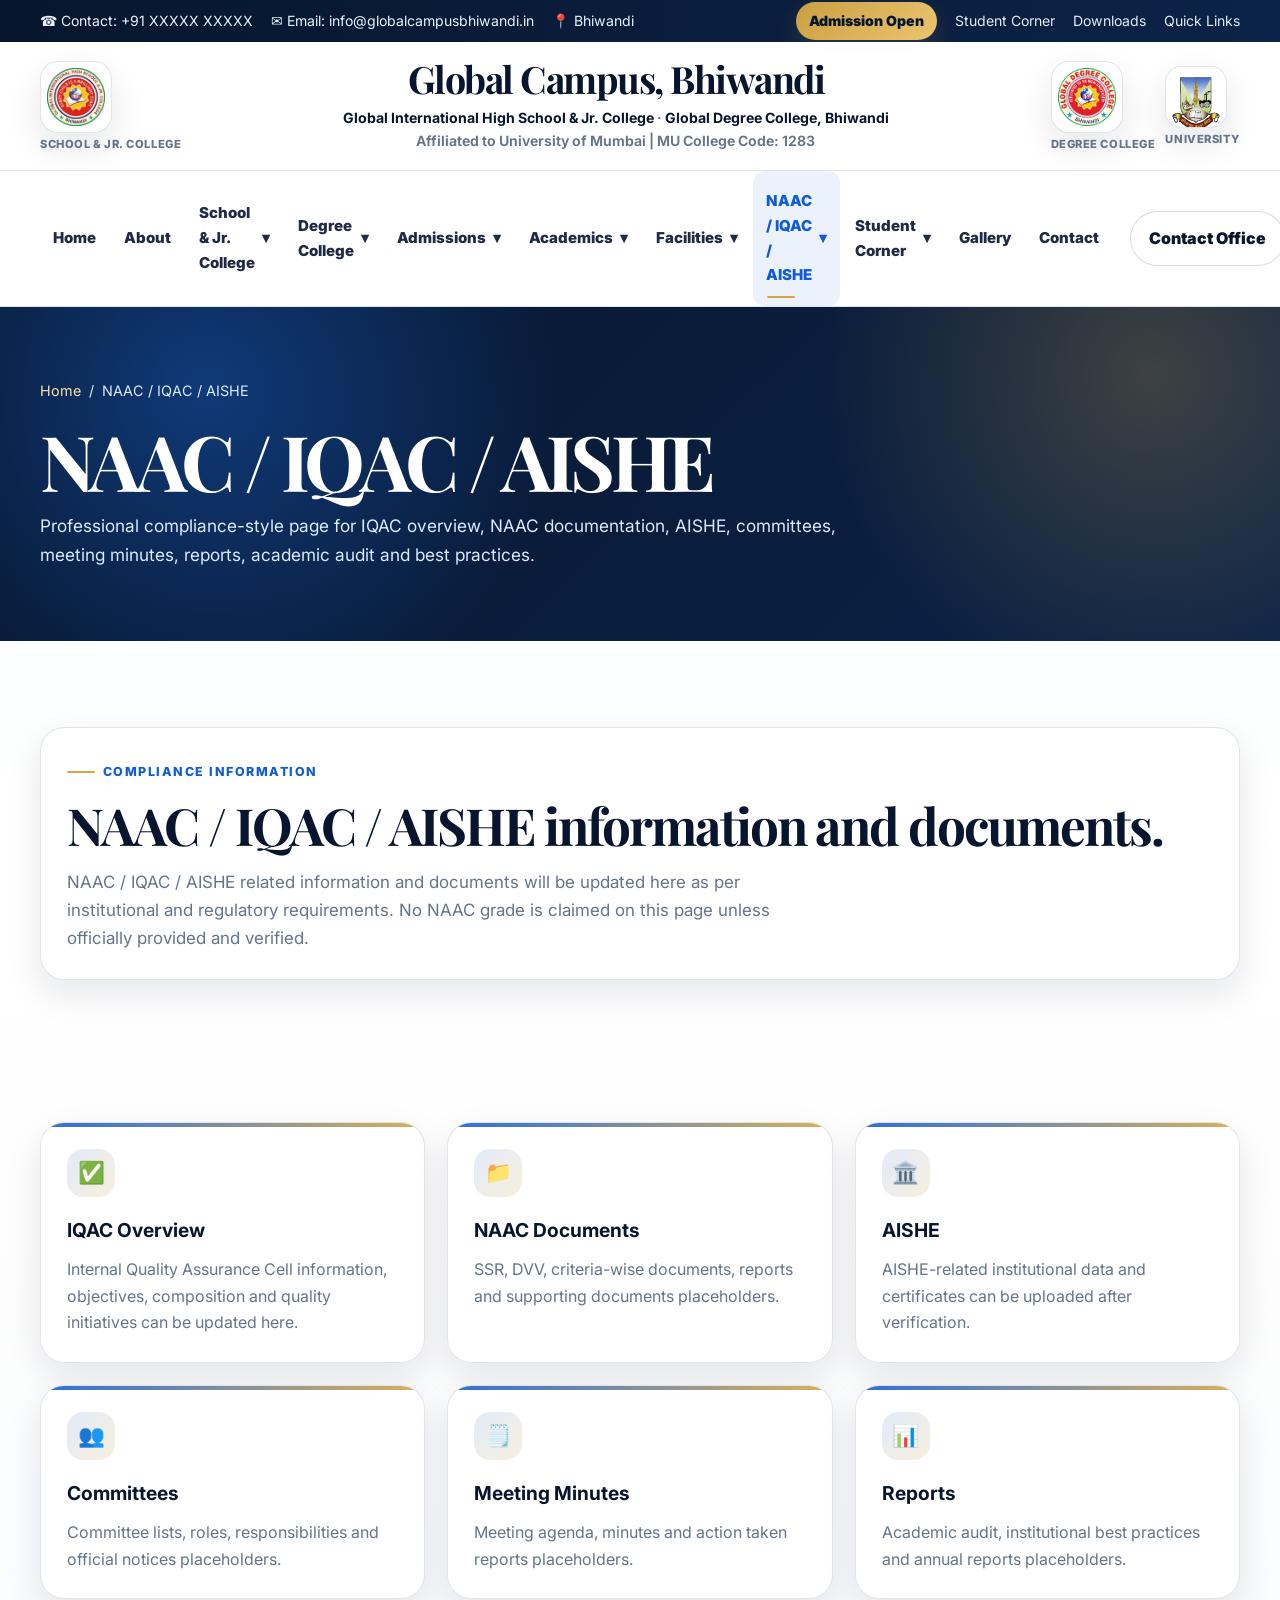
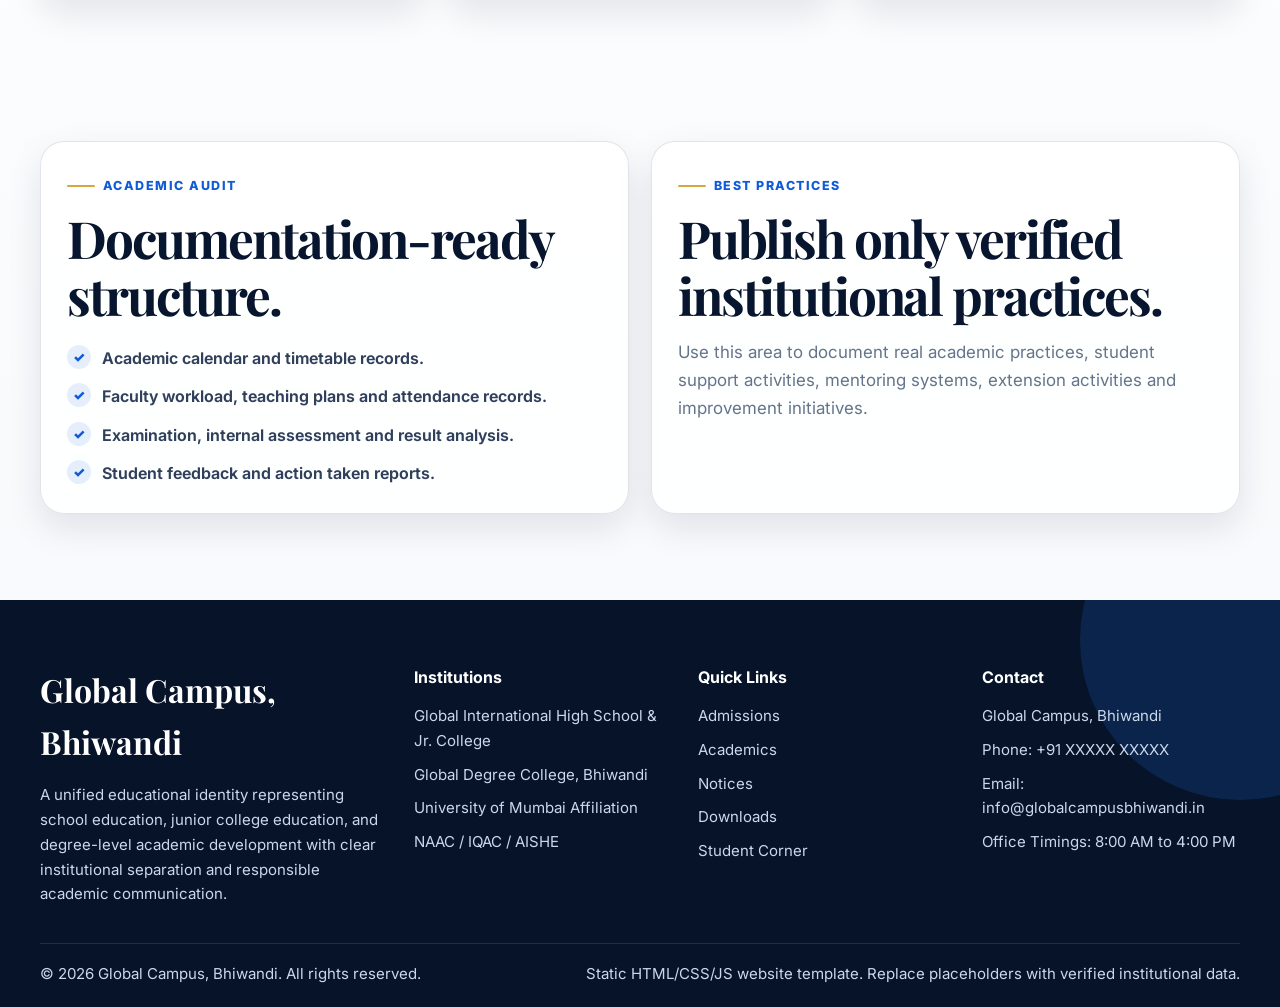
<file: naac-iqac-aishe.html>
<!DOCTYPE html>
<html lang="en">
<head>
  <meta charset="UTF-8">
  <meta name="viewport" content="width=device-width, initial-scale=1.0">
  <title>NAAC / IQAC / AISHE | Global Degree College, Bhiwandi</title>
  <meta name="description" content="NAAC, IQAC and AISHE information and document placeholders for Global Degree College, Bhiwandi.">
  <meta name="keywords" content="NAAC Global Degree College Bhiwandi, IQAC, AISHE, MU Code 1283, University of Mumbai affiliated college">
  <meta name="author" content="Global Campus, Bhiwandi">
  <meta name="robots" content="index, follow">
  <meta property="og:title" content="NAAC / IQAC / AISHE | Global Degree College, Bhiwandi">
  <meta property="og:description" content="NAAC, IQAC and AISHE information and document placeholders for Global Degree College, Bhiwandi.">
  <meta property="og:type" content="website">
  <meta property="og:image" content="assets/images/hero-campus.jpg">
  <meta property="og:locale" content="en_IN">
  <link rel="preconnect" href="https://fonts.googleapis.com">
  <link rel="preconnect" href="https://fonts.gstatic.com" crossorigin>
  <link href="https://fonts.googleapis.com/css2?family=Inter:wght@400;500;600;700;800;900&family=Playfair+Display:wght@700;800&display=swap" rel="stylesheet">
  <link rel="stylesheet" href="assets/css/style.css">
</head>
<body>

  <div class="topbar">
    <div class="container topbar-inner">
      <div class="topbar-left">
        <span>☎ Contact: +91 XXXXX XXXXX</span>
        <span>✉ Email: info@globalcampusbhiwandi.in</span>
        <span>📍 Bhiwandi</span>
      </div>
      <div class="topbar-links">
        <a class="admission-pill" href="admissions.html">Admission Open</a>
        <a href="student-corner.html">Student Corner</a>
        <a href="downloads.html">Downloads</a>
        <a href="notices.html">Quick Links</a>
      </div>
    </div>
  </div>
  <header class="site-header">
    <div class="container identity-row">
      <div class="logo-group" aria-label="School identity">
        <div class="logo-wrap">
          <div class="logo-box"><img src="assets/images/school-logo.png" alt="Global International High School and Jr. College logo placeholder"></div>
          <div class="logo-caption">School & Jr. College</div>
        </div>
      </div>
      <div class="brand-stack">
        <h1>Global Campus, Bhiwandi</h1>
        <p><strong>Global International High School & Jr. College</strong> · <strong>Global Degree College, Bhiwandi</strong><br>Affiliated to University of Mumbai | MU College Code: 1283</p>
      </div>
      <div class="logo-group" aria-label="Degree college identity">
        <div class="logo-wrap">
          <div class="logo-box"><img src="assets/images/degree-college-logo.png" alt="Global Degree College Bhiwandi logo placeholder"></div>
          <div class="logo-caption">Degree College</div>
        </div>
        <div class="logo-wrap">
          <div class="logo-box small"><img src="assets/images/university-of-mumbai-logo.png" alt="University of Mumbai logo placeholder"></div>
          <div class="logo-caption">University</div>
        </div>
      </div>
    </div>
    <nav class="navbar" aria-label="Primary navigation">
      <div class="container nav-inner">
        <ul class="nav-menu"><li class="nav-item"><a class="nav-link" href="index.html">Home</a></li><li class="nav-item"><a class="nav-link" href="about.html">About</a></li><li class="nav-item has-dropdown"><a class="nav-link" href="school-jr-college.html">School & Jr. College <span>▾</span></a><div class="dropdown"><a href="school-jr-college.html#playgroup">Play Group</a><a href="school-jr-college.html#pre-primary">Pre-Primary</a><a href="school-jr-college.html#primary">Primary</a><a href="school-jr-college.html#secondary">Secondary</a><a href="school-jr-college.html#high-school">High School</a><a href="school-jr-college.html#junior-college">Junior College</a></div></li><li class="nav-item has-dropdown"><a class="nav-link" href="degree-college.html">Degree College <span>▾</span></a><div class="dropdown"><a href="degree-college.html">About Degree College</a><a href="degree-college.html#bsc-it">B.Sc. IT</a><a href="departments.html">Departments</a><a href="degree-college.html#faculty">Faculty</a><a href="degree-college.html#university">University of Mumbai</a><a href="degree-college.html#mu-code">MU Code 1283</a></div></li><li class="nav-item has-dropdown"><a class="nav-link" href="admissions.html">Admissions <span>▾</span></a><div class="dropdown"><a href="admissions.html#school-admission">School Admission</a><a href="admissions.html#junior-admission">Junior College Admission</a><a href="admissions.html#degree-admission">Degree College Admission</a><a href="admissions.html#process">Admission Process</a><a href="admissions.html#documents">Documents Required</a><a href="admissions.html#fees">Fee Information</a><a href="admissions.html#enquiry">Enquiry Form</a></div></li><li class="nav-item has-dropdown"><a class="nav-link" href="academics.html">Academics <span>▾</span></a><div class="dropdown"><a href="academics.html#calendar">Academic Calendar</a><a href="academics.html#curriculum">Curriculum</a><a href="academics.html#timetable">Timetable</a><a href="academics.html#examination">Examination</a><a href="academics.html#results">Results</a></div></li><li class="nav-item has-dropdown"><a class="nav-link" href="facilities.html">Facilities <span>▾</span></a><div class="dropdown"><a href="facilities.html#classrooms">Smart Classrooms</a><a href="facilities.html#computer-lab">Computer Lab</a><a href="facilities.html#science-lab">Science Lab</a><a href="facilities.html#library">Library</a><a href="facilities.html#sports">Playground</a><a href="facilities.html#security">CCTV Campus</a><a href="student-corner.html#support">Student Support</a></div></li><li class="nav-item has-dropdown"><a class="nav-link" href="naac-iqac-aishe.html">NAAC / IQAC / AISHE <span>▾</span></a><div class="dropdown"><a href="naac-iqac-aishe.html#iqac">IQAC</a><a href="naac-iqac-aishe.html#naac">NAAC Documents</a><a href="naac-iqac-aishe.html#aishe">AISHE</a><a href="naac-iqac-aishe.html#committees">Committees</a><a href="naac-iqac-aishe.html#reports">Reports</a></div></li><li class="nav-item has-dropdown"><a class="nav-link" href="student-corner.html">Student Corner <span>▾</span></a><div class="dropdown"><a href="notices.html">Notices</a><a href="downloads.html">Downloads</a><a href="student-corner.html#scholarship">Scholarship</a><a href="student-corner.html#rules">Rules & Regulations</a><a href="student-corner.html#events">Events</a><a href="student-corner.html#career">Career Guidance</a></div></li><li class="nav-item"><a class="nav-link" href="gallery.html">Gallery</a></li><li class="nav-item"><a class="nav-link" href="contact.html">Contact</a></li></ul>
        <div class="nav-actions">
          <a class="btn btn-outline" href="contact.html">Contact Office</a>
          <button class="menu-toggle" aria-label="Open mobile menu" aria-expanded="false"><span></span><span></span><span></span></button>
        </div>
      </div>
    </nav>
  </header>


  <main>
    <section class="page-hero">
      <div class="container">
        <div class="breadcrumb"><a href="index.html">Home</a><span>/</span><span>NAAC / IQAC / AISHE</span></div>
        <h2>NAAC / IQAC / AISHE</h2>
        <p>Professional compliance-style page for IQAC overview, NAAC documentation, AISHE, committees, meeting minutes, reports, academic audit and best practices.</p>
      </div>
    </section>

    <section class="section"><div class="container">
      <div class="surface reveal"><span class="eyebrow">Compliance Information</span><h2 class="section-title">NAAC / IQAC / AISHE information and documents.</h2><p class="section-lead">NAAC / IQAC / AISHE related information and documents will be updated here as per institutional and regulatory requirements. No NAAC grade is claimed on this page unless officially provided and verified.</p></div>
    </div></section>
    <section class="section small"><div class="container grid grid-3">
      <article id="iqac" class="card reveal"><div class="icon">✅</div><h3>IQAC Overview</h3><p>Internal Quality Assurance Cell information, objectives, composition and quality initiatives can be updated here.</p></article>
      <article id="naac" class="card reveal"><div class="icon">📁</div><h3>NAAC Documents</h3><p>SSR, DVV, criteria-wise documents, reports and supporting documents placeholders.</p></article>
      <article id="aishe" class="card reveal"><div class="icon">🏛️</div><h3>AISHE</h3><p>AISHE-related institutional data and certificates can be uploaded after verification.</p></article>
      <article id="committees" class="card reveal"><div class="icon">👥</div><h3>Committees</h3><p>Committee lists, roles, responsibilities and official notices placeholders.</p></article>
      <article class="card reveal"><div class="icon">🗒️</div><h3>Meeting Minutes</h3><p>Meeting agenda, minutes and action taken reports placeholders.</p></article>
      <article id="reports" class="card reveal"><div class="icon">📊</div><h3>Reports</h3><p>Academic audit, institutional best practices and annual reports placeholders.</p></article>
    </div></section>
    <section class="section"><div class="container grid grid-2">
      <div class="surface reveal"><span class="eyebrow">Academic Audit</span><h2 class="section-title">Documentation-ready structure.</h2><ul class="check-list"><li>Academic calendar and timetable records.</li><li>Faculty workload, teaching plans and attendance records.</li><li>Examination, internal assessment and result analysis.</li><li>Student feedback and action taken reports.</li></ul></div>
      <div class="surface reveal"><span class="eyebrow">Best Practices</span><h2 class="section-title">Publish only verified institutional practices.</h2><p class="section-lead">Use this area to document real academic practices, student support activities, mentoring systems, extension activities and improvement initiatives.</p></div>
    </div></section>
  </main>


  <footer class="footer">
    <div class="container footer-grid">
      <div>
        <h3>Global Campus, Bhiwandi</h3>
        <p>A unified educational identity representing school education, junior college education, and degree-level academic development with clear institutional separation and responsible academic communication.</p>
      </div>
      <div>
        <h4>Institutions</h4>
        <ul>
          <li><a href="school-jr-college.html">Global International High School & Jr. College</a></li>
          <li><a href="degree-college.html">Global Degree College, Bhiwandi</a></li>
          <li><a href="degree-college.html#university">University of Mumbai Affiliation</a></li>
          <li><a href="naac-iqac-aishe.html">NAAC / IQAC / AISHE</a></li>
        </ul>
      </div>
      <div>
        <h4>Quick Links</h4>
        <ul>
          <li><a href="admissions.html">Admissions</a></li>
          <li><a href="academics.html">Academics</a></li>
          <li><a href="notices.html">Notices</a></li>
          <li><a href="downloads.html">Downloads</a></li>
          <li><a href="student-corner.html">Student Corner</a></li>
        </ul>
      </div>
      <div>
        <h4>Contact</h4>
        <ul>
          <li>Global Campus, Bhiwandi</li>
          <li>Phone: +91 XXXXX XXXXX</li>
          <li>Email: info@globalcampusbhiwandi.in</li>
          <li>Office Timings: 8:00 AM to 4:00 PM</li>
        </ul>
      </div>
    </div>
    <div class="container footer-bottom">
      <p>© 2026 Global Campus, Bhiwandi. All rights reserved.</p>
      <p>Static HTML/CSS/JS website template. Replace placeholders with verified institutional data.</p>
    </div>
  </footer>
  <button class="back-to-top" aria-label="Back to top">↑</button>

  <script src="assets/js/main.js"></script>
</body>
</html>
</file>
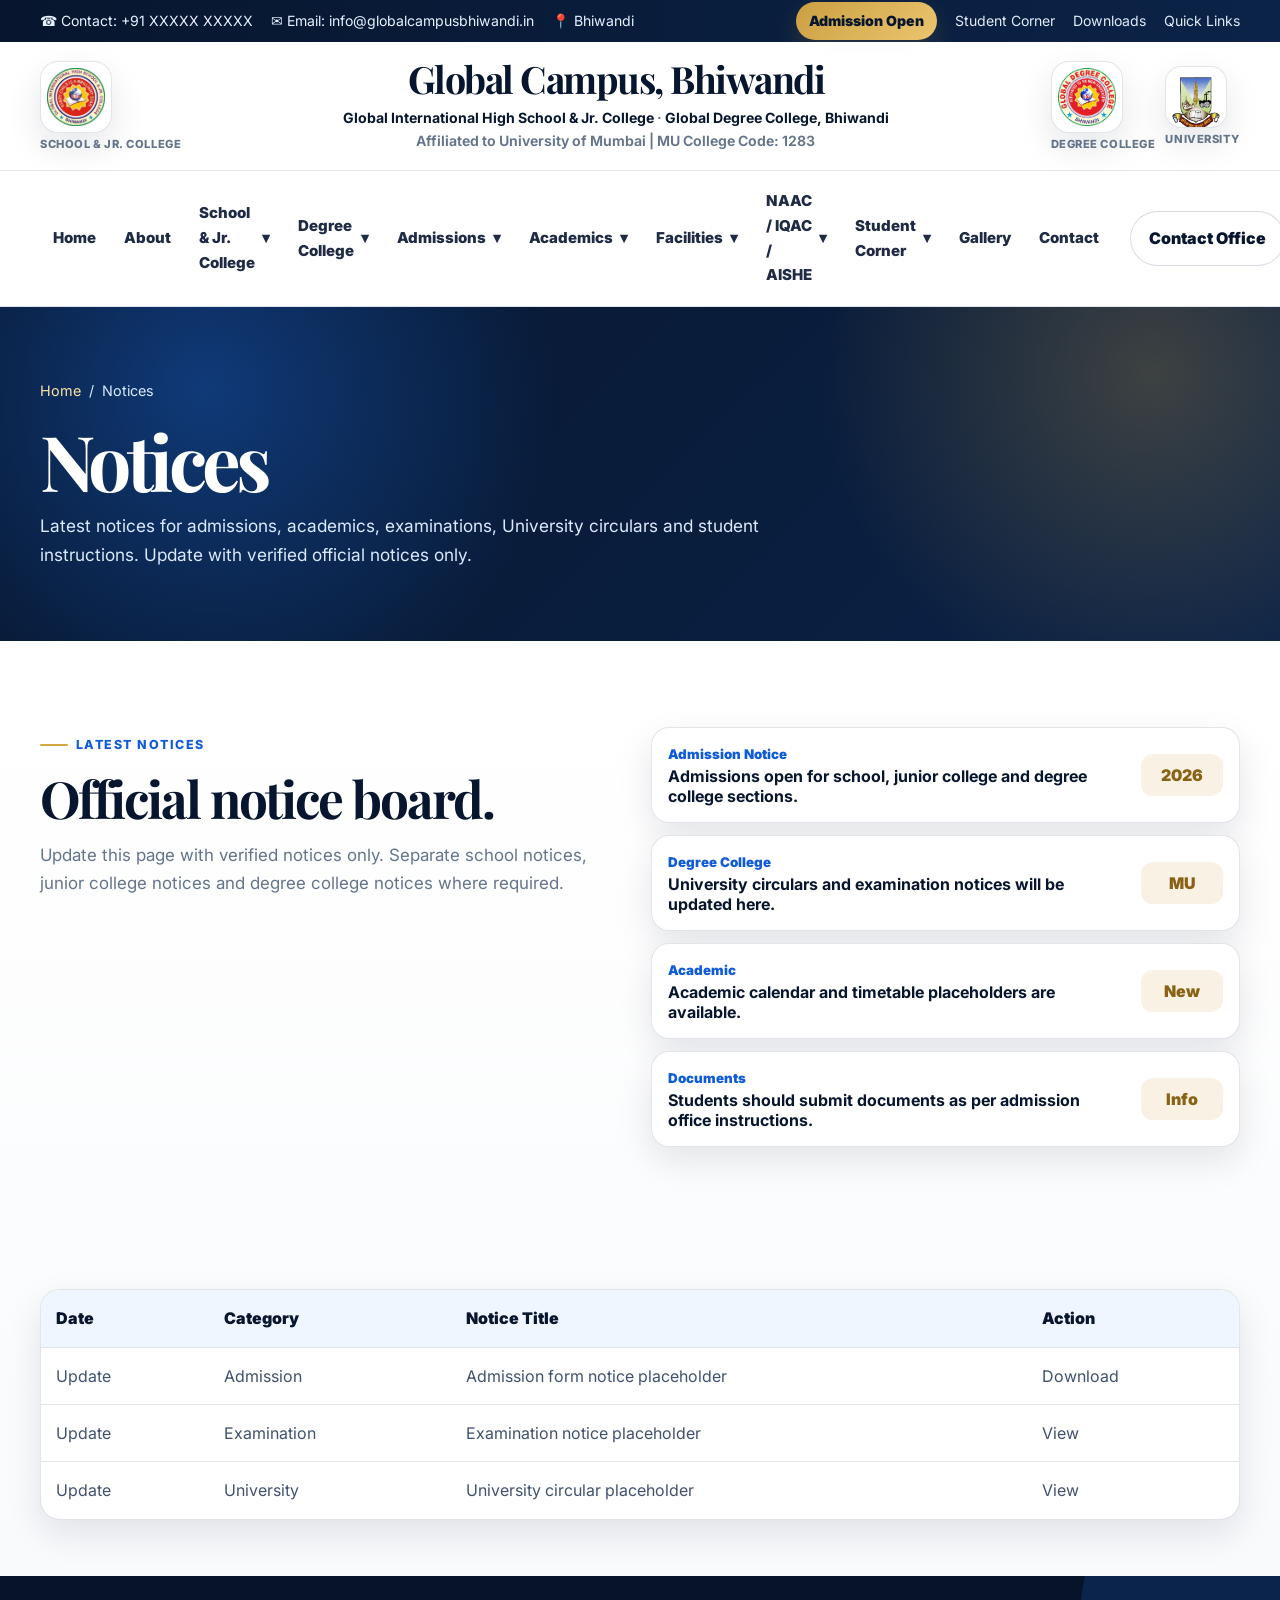
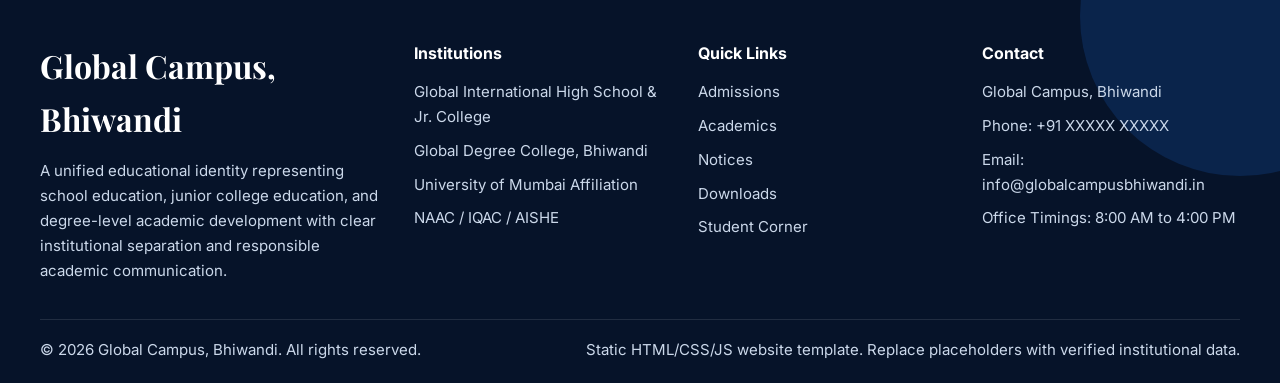
<file: notices.html>
<!DOCTYPE html>
<html lang="en">
<head>
  <meta charset="UTF-8">
  <meta name="viewport" content="width=device-width, initial-scale=1.0">
  <title>Notices | Global Campus, Bhiwandi</title>
  <meta name="description" content="Latest notices for admissions, academics, examinations, University circulars and student instructions at Global Campus Bhiwandi.">
  <meta name="keywords" content="Global Campus notices, University notices, examination notices, admission notices Bhiwandi">
  <meta name="author" content="Global Campus, Bhiwandi">
  <meta name="robots" content="index, follow">
  <meta property="og:title" content="Notices | Global Campus, Bhiwandi">
  <meta property="og:description" content="Latest notices for admissions, academics, examinations, University circulars and student instructions at Global Campus Bhiwandi.">
  <meta property="og:type" content="website">
  <meta property="og:image" content="assets/images/hero-campus.jpg">
  <meta property="og:locale" content="en_IN">
  <link rel="preconnect" href="https://fonts.googleapis.com">
  <link rel="preconnect" href="https://fonts.gstatic.com" crossorigin>
  <link href="https://fonts.googleapis.com/css2?family=Inter:wght@400;500;600;700;800;900&family=Playfair+Display:wght@700;800&display=swap" rel="stylesheet">
  <link rel="stylesheet" href="assets/css/style.css">
</head>
<body>

  <div class="topbar">
    <div class="container topbar-inner">
      <div class="topbar-left">
        <span>☎ Contact: +91 XXXXX XXXXX</span>
        <span>✉ Email: info@globalcampusbhiwandi.in</span>
        <span>📍 Bhiwandi</span>
      </div>
      <div class="topbar-links">
        <a class="admission-pill" href="admissions.html">Admission Open</a>
        <a href="student-corner.html">Student Corner</a>
        <a href="downloads.html">Downloads</a>
        <a href="notices.html">Quick Links</a>
      </div>
    </div>
  </div>
  <header class="site-header">
    <div class="container identity-row">
      <div class="logo-group" aria-label="School identity">
        <div class="logo-wrap">
          <div class="logo-box"><img src="assets/images/school-logo.png" alt="Global International High School and Jr. College logo placeholder"></div>
          <div class="logo-caption">School & Jr. College</div>
        </div>
      </div>
      <div class="brand-stack">
        <h1>Global Campus, Bhiwandi</h1>
        <p><strong>Global International High School & Jr. College</strong> · <strong>Global Degree College, Bhiwandi</strong><br>Affiliated to University of Mumbai | MU College Code: 1283</p>
      </div>
      <div class="logo-group" aria-label="Degree college identity">
        <div class="logo-wrap">
          <div class="logo-box"><img src="assets/images/degree-college-logo.png" alt="Global Degree College Bhiwandi logo placeholder"></div>
          <div class="logo-caption">Degree College</div>
        </div>
        <div class="logo-wrap">
          <div class="logo-box small"><img src="assets/images/university-of-mumbai-logo.png" alt="University of Mumbai logo placeholder"></div>
          <div class="logo-caption">University</div>
        </div>
      </div>
    </div>
    <nav class="navbar" aria-label="Primary navigation">
      <div class="container nav-inner">
        <ul class="nav-menu"><li class="nav-item"><a class="nav-link" href="index.html">Home</a></li><li class="nav-item"><a class="nav-link" href="about.html">About</a></li><li class="nav-item has-dropdown"><a class="nav-link" href="school-jr-college.html">School & Jr. College <span>▾</span></a><div class="dropdown"><a href="school-jr-college.html#playgroup">Play Group</a><a href="school-jr-college.html#pre-primary">Pre-Primary</a><a href="school-jr-college.html#primary">Primary</a><a href="school-jr-college.html#secondary">Secondary</a><a href="school-jr-college.html#high-school">High School</a><a href="school-jr-college.html#junior-college">Junior College</a></div></li><li class="nav-item has-dropdown"><a class="nav-link" href="degree-college.html">Degree College <span>▾</span></a><div class="dropdown"><a href="degree-college.html">About Degree College</a><a href="degree-college.html#bsc-it">B.Sc. IT</a><a href="departments.html">Departments</a><a href="degree-college.html#faculty">Faculty</a><a href="degree-college.html#university">University of Mumbai</a><a href="degree-college.html#mu-code">MU Code 1283</a></div></li><li class="nav-item has-dropdown"><a class="nav-link" href="admissions.html">Admissions <span>▾</span></a><div class="dropdown"><a href="admissions.html#school-admission">School Admission</a><a href="admissions.html#junior-admission">Junior College Admission</a><a href="admissions.html#degree-admission">Degree College Admission</a><a href="admissions.html#process">Admission Process</a><a href="admissions.html#documents">Documents Required</a><a href="admissions.html#fees">Fee Information</a><a href="admissions.html#enquiry">Enquiry Form</a></div></li><li class="nav-item has-dropdown"><a class="nav-link" href="academics.html">Academics <span>▾</span></a><div class="dropdown"><a href="academics.html#calendar">Academic Calendar</a><a href="academics.html#curriculum">Curriculum</a><a href="academics.html#timetable">Timetable</a><a href="academics.html#examination">Examination</a><a href="academics.html#results">Results</a></div></li><li class="nav-item has-dropdown"><a class="nav-link" href="facilities.html">Facilities <span>▾</span></a><div class="dropdown"><a href="facilities.html#classrooms">Smart Classrooms</a><a href="facilities.html#computer-lab">Computer Lab</a><a href="facilities.html#science-lab">Science Lab</a><a href="facilities.html#library">Library</a><a href="facilities.html#sports">Playground</a><a href="facilities.html#security">CCTV Campus</a><a href="student-corner.html#support">Student Support</a></div></li><li class="nav-item has-dropdown"><a class="nav-link" href="naac-iqac-aishe.html">NAAC / IQAC / AISHE <span>▾</span></a><div class="dropdown"><a href="naac-iqac-aishe.html#iqac">IQAC</a><a href="naac-iqac-aishe.html#naac">NAAC Documents</a><a href="naac-iqac-aishe.html#aishe">AISHE</a><a href="naac-iqac-aishe.html#committees">Committees</a><a href="naac-iqac-aishe.html#reports">Reports</a></div></li><li class="nav-item has-dropdown"><a class="nav-link" href="student-corner.html">Student Corner <span>▾</span></a><div class="dropdown"><a href="notices.html">Notices</a><a href="downloads.html">Downloads</a><a href="student-corner.html#scholarship">Scholarship</a><a href="student-corner.html#rules">Rules & Regulations</a><a href="student-corner.html#events">Events</a><a href="student-corner.html#career">Career Guidance</a></div></li><li class="nav-item"><a class="nav-link" href="gallery.html">Gallery</a></li><li class="nav-item"><a class="nav-link" href="contact.html">Contact</a></li></ul>
        <div class="nav-actions">
          <a class="btn btn-outline" href="contact.html">Contact Office</a>
          <button class="menu-toggle" aria-label="Open mobile menu" aria-expanded="false"><span></span><span></span><span></span></button>
        </div>
      </div>
    </nav>
  </header>


  <main>
    <section class="page-hero">
      <div class="container">
        <div class="breadcrumb"><a href="index.html">Home</a><span>/</span><span>Notices</span></div>
        <h2>Notices</h2>
        <p>Latest notices for admissions, academics, examinations, University circulars and student instructions. Update with verified official notices only.</p>
      </div>
    </section>

    <section class="section"><div class="container grid grid-2">
      <div class="reveal"><span class="eyebrow">Latest Notices</span><h2 class="section-title">Official notice board.</h2><p class="section-lead">Update this page with verified notices only. Separate school notices, junior college notices and degree college notices where required.</p></div>
      <div class="notice-list reveal">
        <article class="notice-item"><div><small>Admission Notice</small><h4>Admissions open for school, junior college and degree college sections.</h4></div><div class="date">2026</div></article>
        <article class="notice-item"><div><small>Degree College</small><h4>University circulars and examination notices will be updated here.</h4></div><div class="date">MU</div></article>
        <article class="notice-item"><div><small>Academic</small><h4>Academic calendar and timetable placeholders are available.</h4></div><div class="date">New</div></article>
        <article class="notice-item"><div><small>Documents</small><h4>Students should submit documents as per admission office instructions.</h4></div><div class="date">Info</div></article>
      </div>
    </div></section>
    <section class="section small"><div class="container"><div class="table-wrap reveal"><table><thead><tr><th>Date</th><th>Category</th><th>Notice Title</th><th>Action</th></tr></thead><tbody><tr><td>Update</td><td>Admission</td><td>Admission form notice placeholder</td><td><a href="downloads.html">Download</a></td></tr><tr><td>Update</td><td>Examination</td><td>Examination notice placeholder</td><td><a href="downloads.html">View</a></td></tr><tr><td>Update</td><td>University</td><td>University circular placeholder</td><td><a href="downloads.html">View</a></td></tr></tbody></table></div></div></section>
  </main>


  <footer class="footer">
    <div class="container footer-grid">
      <div>
        <h3>Global Campus, Bhiwandi</h3>
        <p>A unified educational identity representing school education, junior college education, and degree-level academic development with clear institutional separation and responsible academic communication.</p>
      </div>
      <div>
        <h4>Institutions</h4>
        <ul>
          <li><a href="school-jr-college.html">Global International High School & Jr. College</a></li>
          <li><a href="degree-college.html">Global Degree College, Bhiwandi</a></li>
          <li><a href="degree-college.html#university">University of Mumbai Affiliation</a></li>
          <li><a href="naac-iqac-aishe.html">NAAC / IQAC / AISHE</a></li>
        </ul>
      </div>
      <div>
        <h4>Quick Links</h4>
        <ul>
          <li><a href="admissions.html">Admissions</a></li>
          <li><a href="academics.html">Academics</a></li>
          <li><a href="notices.html">Notices</a></li>
          <li><a href="downloads.html">Downloads</a></li>
          <li><a href="student-corner.html">Student Corner</a></li>
        </ul>
      </div>
      <div>
        <h4>Contact</h4>
        <ul>
          <li>Global Campus, Bhiwandi</li>
          <li>Phone: +91 XXXXX XXXXX</li>
          <li>Email: info@globalcampusbhiwandi.in</li>
          <li>Office Timings: 8:00 AM to 4:00 PM</li>
        </ul>
      </div>
    </div>
    <div class="container footer-bottom">
      <p>© 2026 Global Campus, Bhiwandi. All rights reserved.</p>
      <p>Static HTML/CSS/JS website template. Replace placeholders with verified institutional data.</p>
    </div>
  </footer>
  <button class="back-to-top" aria-label="Back to top">↑</button>

  <script src="assets/js/main.js"></script>
</body>
</html>
</file>
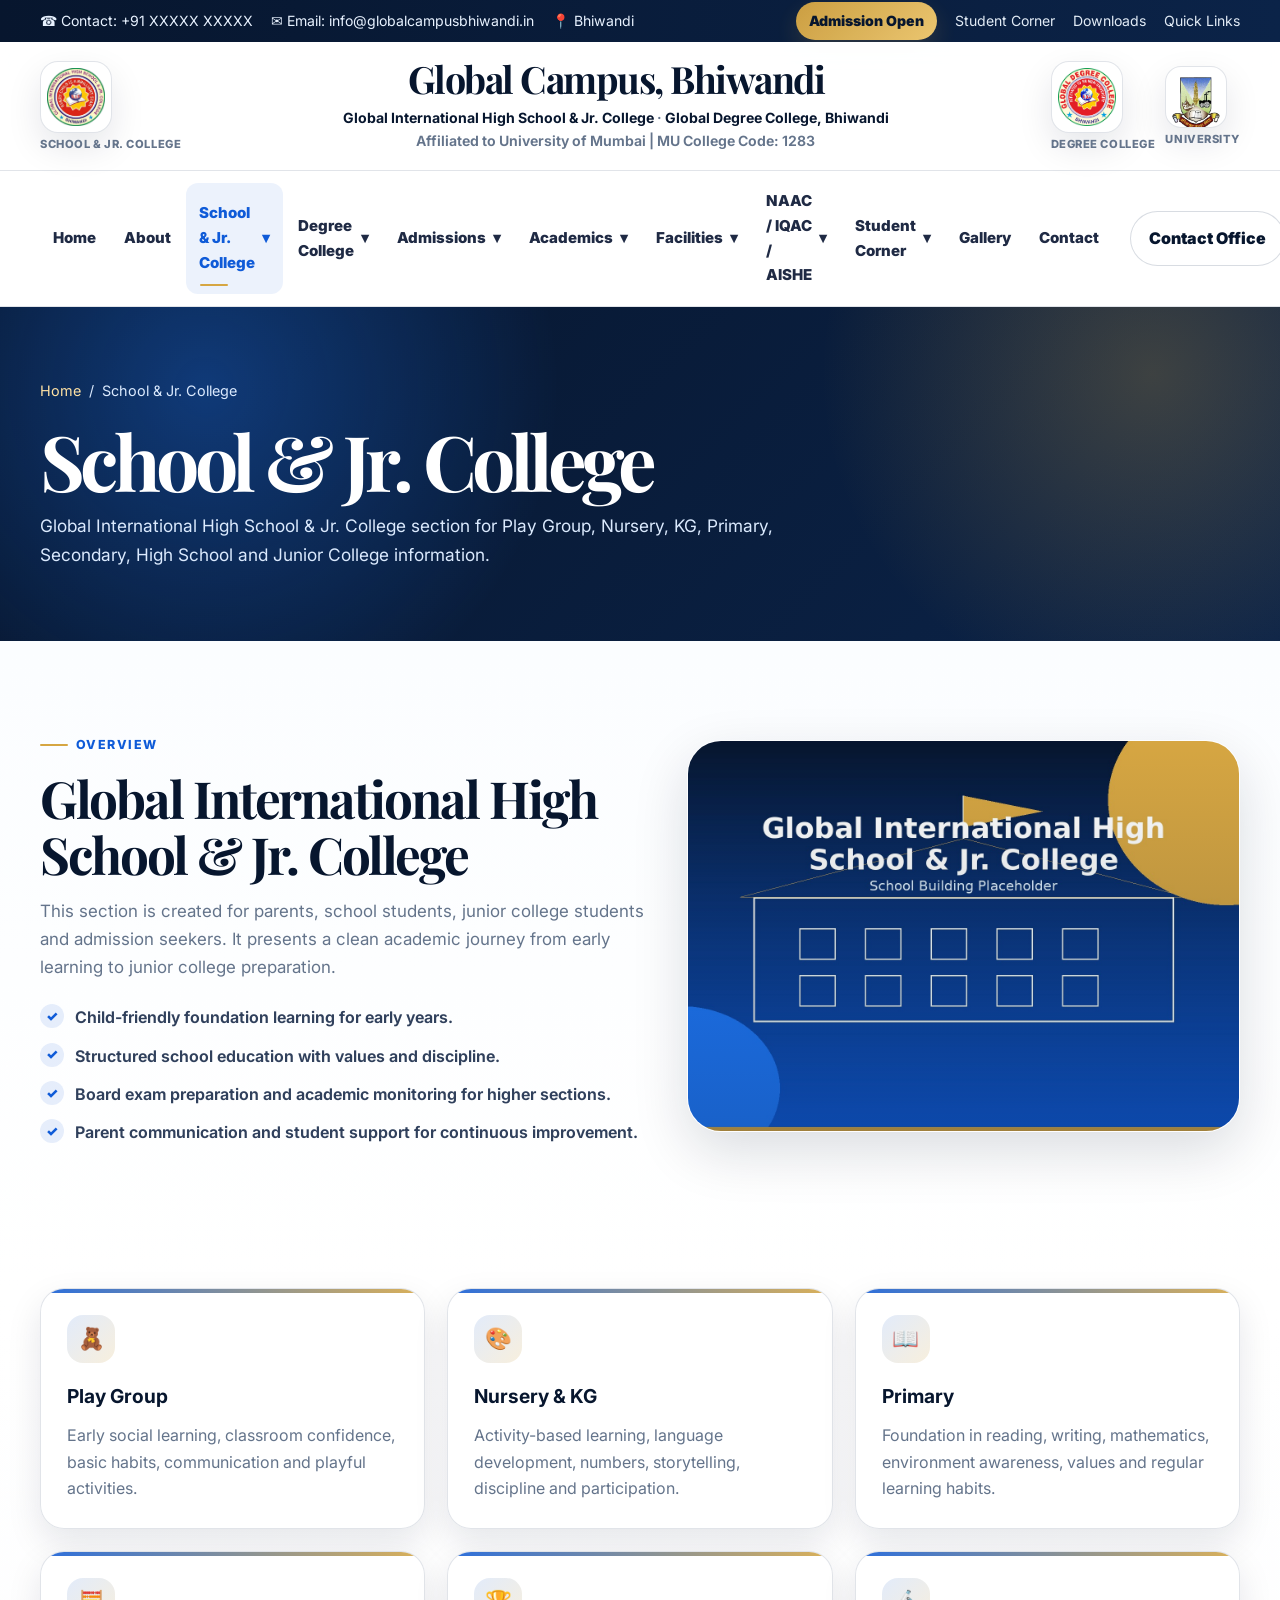
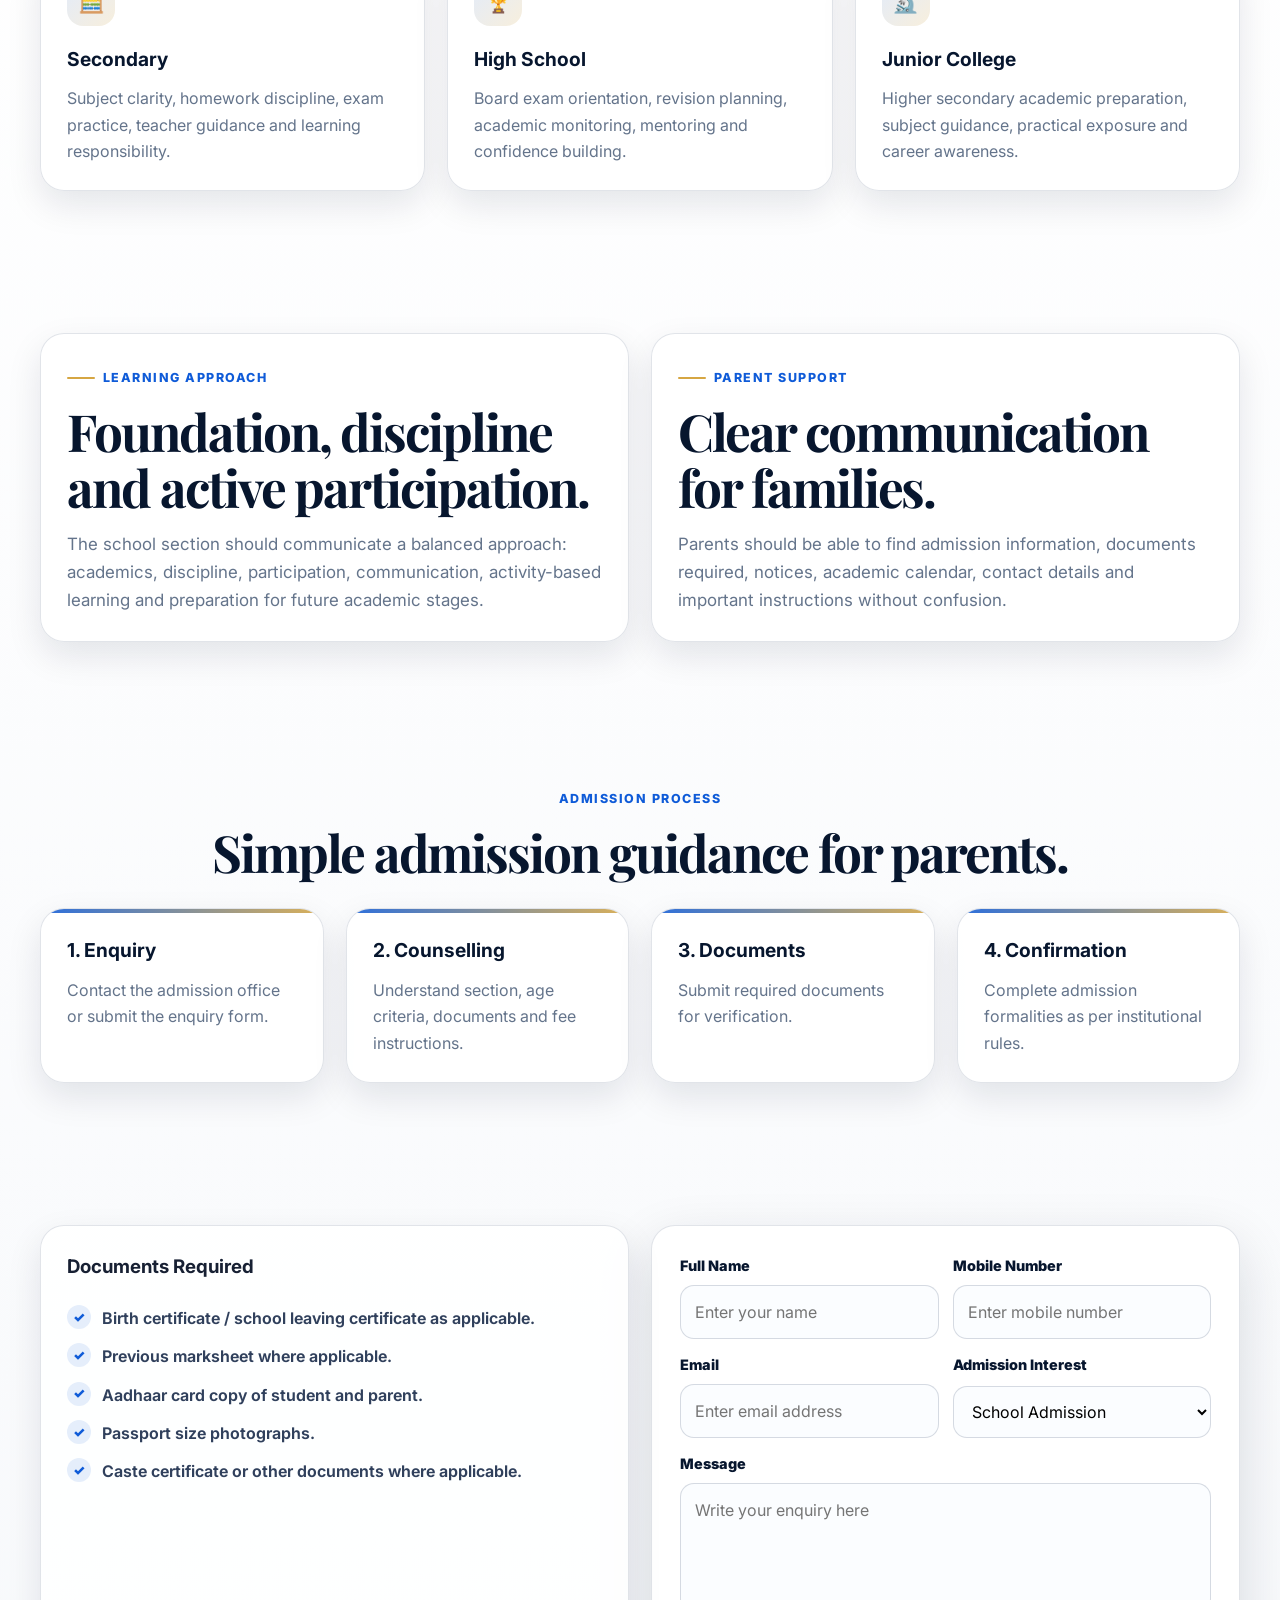
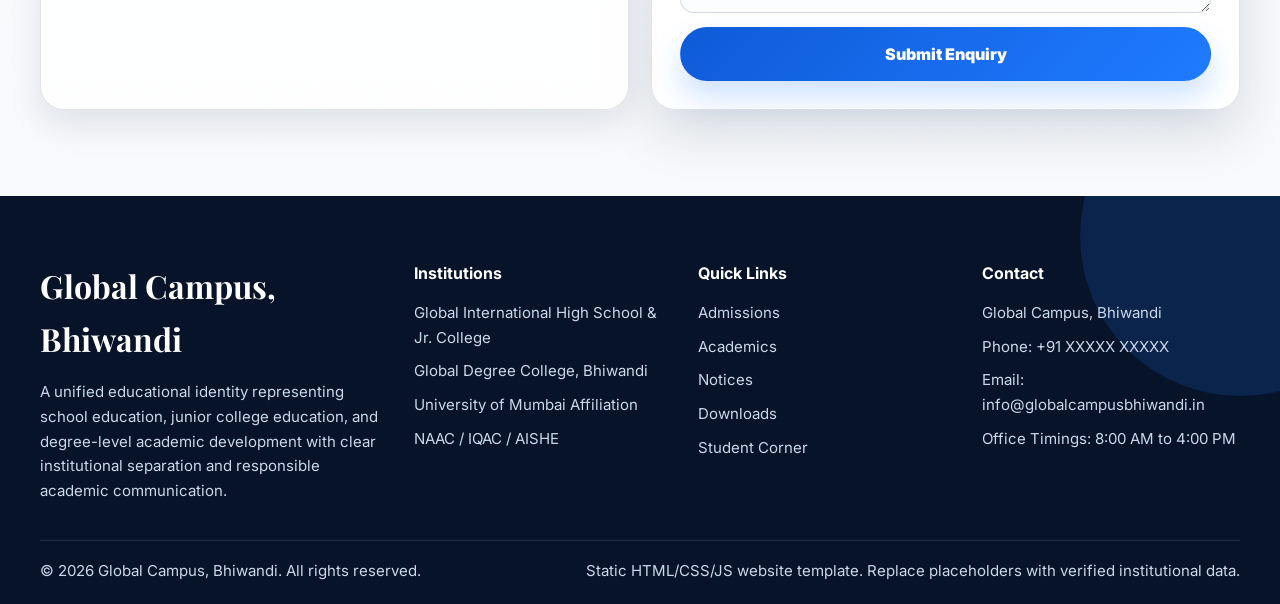
<file: school-jr-college.html>
<!DOCTYPE html>
<html lang="en">
<head>
  <meta charset="UTF-8">
  <meta name="viewport" content="width=device-width, initial-scale=1.0">
  <title>Global International High School & Jr. College | Global Campus Bhiwandi</title>
  <meta name="description" content="School and junior college section for Play Group, Nursery, KG, Primary, Secondary, High School and Junior College admissions in Bhiwandi.">
  <meta name="keywords" content="Global International High School & Jr. College, School in Bhiwandi, Junior College in Bhiwandi, Play Group Bhiwandi, KG school Bhiwandi">
  <meta name="author" content="Global Campus, Bhiwandi">
  <meta name="robots" content="index, follow">
  <meta property="og:title" content="Global International High School & Jr. College | Global Campus Bhiwandi">
  <meta property="og:description" content="School and junior college section for Play Group, Nursery, KG, Primary, Secondary, High School and Junior College admissions in Bhiwandi.">
  <meta property="og:type" content="website">
  <meta property="og:image" content="assets/images/hero-campus.jpg">
  <meta property="og:locale" content="en_IN">
  <link rel="preconnect" href="https://fonts.googleapis.com">
  <link rel="preconnect" href="https://fonts.gstatic.com" crossorigin>
  <link href="https://fonts.googleapis.com/css2?family=Inter:wght@400;500;600;700;800;900&family=Playfair+Display:wght@700;800&display=swap" rel="stylesheet">
  <link rel="stylesheet" href="assets/css/style.css">
</head>
<body>

  <div class="topbar">
    <div class="container topbar-inner">
      <div class="topbar-left">
        <span>☎ Contact: +91 XXXXX XXXXX</span>
        <span>✉ Email: info@globalcampusbhiwandi.in</span>
        <span>📍 Bhiwandi</span>
      </div>
      <div class="topbar-links">
        <a class="admission-pill" href="admissions.html">Admission Open</a>
        <a href="student-corner.html">Student Corner</a>
        <a href="downloads.html">Downloads</a>
        <a href="notices.html">Quick Links</a>
      </div>
    </div>
  </div>
  <header class="site-header">
    <div class="container identity-row">
      <div class="logo-group" aria-label="School identity">
        <div class="logo-wrap">
          <div class="logo-box"><img src="assets/images/school-logo.png" alt="Global International High School and Jr. College logo placeholder"></div>
          <div class="logo-caption">School & Jr. College</div>
        </div>
      </div>
      <div class="brand-stack">
        <h1>Global Campus, Bhiwandi</h1>
        <p><strong>Global International High School & Jr. College</strong> · <strong>Global Degree College, Bhiwandi</strong><br>Affiliated to University of Mumbai | MU College Code: 1283</p>
      </div>
      <div class="logo-group" aria-label="Degree college identity">
        <div class="logo-wrap">
          <div class="logo-box"><img src="assets/images/degree-college-logo.png" alt="Global Degree College Bhiwandi logo placeholder"></div>
          <div class="logo-caption">Degree College</div>
        </div>
        <div class="logo-wrap">
          <div class="logo-box small"><img src="assets/images/university-of-mumbai-logo.png" alt="University of Mumbai logo placeholder"></div>
          <div class="logo-caption">University</div>
        </div>
      </div>
    </div>
    <nav class="navbar" aria-label="Primary navigation">
      <div class="container nav-inner">
        <ul class="nav-menu"><li class="nav-item"><a class="nav-link" href="index.html">Home</a></li><li class="nav-item"><a class="nav-link" href="about.html">About</a></li><li class="nav-item has-dropdown"><a class="nav-link" href="school-jr-college.html">School & Jr. College <span>▾</span></a><div class="dropdown"><a href="school-jr-college.html#playgroup">Play Group</a><a href="school-jr-college.html#pre-primary">Pre-Primary</a><a href="school-jr-college.html#primary">Primary</a><a href="school-jr-college.html#secondary">Secondary</a><a href="school-jr-college.html#high-school">High School</a><a href="school-jr-college.html#junior-college">Junior College</a></div></li><li class="nav-item has-dropdown"><a class="nav-link" href="degree-college.html">Degree College <span>▾</span></a><div class="dropdown"><a href="degree-college.html">About Degree College</a><a href="degree-college.html#bsc-it">B.Sc. IT</a><a href="departments.html">Departments</a><a href="degree-college.html#faculty">Faculty</a><a href="degree-college.html#university">University of Mumbai</a><a href="degree-college.html#mu-code">MU Code 1283</a></div></li><li class="nav-item has-dropdown"><a class="nav-link" href="admissions.html">Admissions <span>▾</span></a><div class="dropdown"><a href="admissions.html#school-admission">School Admission</a><a href="admissions.html#junior-admission">Junior College Admission</a><a href="admissions.html#degree-admission">Degree College Admission</a><a href="admissions.html#process">Admission Process</a><a href="admissions.html#documents">Documents Required</a><a href="admissions.html#fees">Fee Information</a><a href="admissions.html#enquiry">Enquiry Form</a></div></li><li class="nav-item has-dropdown"><a class="nav-link" href="academics.html">Academics <span>▾</span></a><div class="dropdown"><a href="academics.html#calendar">Academic Calendar</a><a href="academics.html#curriculum">Curriculum</a><a href="academics.html#timetable">Timetable</a><a href="academics.html#examination">Examination</a><a href="academics.html#results">Results</a></div></li><li class="nav-item has-dropdown"><a class="nav-link" href="facilities.html">Facilities <span>▾</span></a><div class="dropdown"><a href="facilities.html#classrooms">Smart Classrooms</a><a href="facilities.html#computer-lab">Computer Lab</a><a href="facilities.html#science-lab">Science Lab</a><a href="facilities.html#library">Library</a><a href="facilities.html#sports">Playground</a><a href="facilities.html#security">CCTV Campus</a><a href="student-corner.html#support">Student Support</a></div></li><li class="nav-item has-dropdown"><a class="nav-link" href="naac-iqac-aishe.html">NAAC / IQAC / AISHE <span>▾</span></a><div class="dropdown"><a href="naac-iqac-aishe.html#iqac">IQAC</a><a href="naac-iqac-aishe.html#naac">NAAC Documents</a><a href="naac-iqac-aishe.html#aishe">AISHE</a><a href="naac-iqac-aishe.html#committees">Committees</a><a href="naac-iqac-aishe.html#reports">Reports</a></div></li><li class="nav-item has-dropdown"><a class="nav-link" href="student-corner.html">Student Corner <span>▾</span></a><div class="dropdown"><a href="notices.html">Notices</a><a href="downloads.html">Downloads</a><a href="student-corner.html#scholarship">Scholarship</a><a href="student-corner.html#rules">Rules & Regulations</a><a href="student-corner.html#events">Events</a><a href="student-corner.html#career">Career Guidance</a></div></li><li class="nav-item"><a class="nav-link" href="gallery.html">Gallery</a></li><li class="nav-item"><a class="nav-link" href="contact.html">Contact</a></li></ul>
        <div class="nav-actions">
          <a class="btn btn-outline" href="contact.html">Contact Office</a>
          <button class="menu-toggle" aria-label="Open mobile menu" aria-expanded="false"><span></span><span></span><span></span></button>
        </div>
      </div>
    </nav>
  </header>


  <main>
    <section class="page-hero">
      <div class="container">
        <div class="breadcrumb"><a href="index.html">Home</a><span>/</span><span>School & Jr. College</span></div>
        <h2>School & Jr. College</h2>
        <p>Global International High School & Jr. College section for Play Group, Nursery, KG, Primary, Secondary, High School and Junior College information.</p>
      </div>
    </section>

    <section class="section">
      <div class="container split">
        <div class="reveal"><span class="eyebrow">Overview</span><h2 class="section-title">Global International High School & Jr. College</h2><p class="section-lead">This section is created for parents, school students, junior college students and admission seekers. It presents a clean academic journey from early learning to junior college preparation.</p><ul class="check-list"><li>Child-friendly foundation learning for early years.</li><li>Structured school education with values and discipline.</li><li>Board exam preparation and academic monitoring for higher sections.</li><li>Parent communication and student support for continuous improvement.</li></ul></div>
        <div class="image-frame reveal"><img src="assets/images/school-building.jpg" alt="Global International High School and Jr College placeholder"></div>
      </div>
    </section>
    <section class="section small">
      <div class="container grid grid-3">
        <article id="playgroup" class="card reveal"><div class="icon">🧸</div><h3>Play Group</h3><p>Early social learning, classroom confidence, basic habits, communication and playful activities.</p></article>
        <article id="pre-primary" class="card reveal"><div class="icon">🎨</div><h3>Nursery & KG</h3><p>Activity-based learning, language development, numbers, storytelling, discipline and participation.</p></article>
        <article id="primary" class="card reveal"><div class="icon">📖</div><h3>Primary</h3><p>Foundation in reading, writing, mathematics, environment awareness, values and regular learning habits.</p></article>
        <article id="secondary" class="card reveal"><div class="icon">🧮</div><h3>Secondary</h3><p>Subject clarity, homework discipline, exam practice, teacher guidance and learning responsibility.</p></article>
        <article id="high-school" class="card reveal"><div class="icon">🏆</div><h3>High School</h3><p>Board exam orientation, revision planning, academic monitoring, mentoring and confidence building.</p></article>
        <article id="junior-college" class="card reveal"><div class="icon">🔬</div><h3>Junior College</h3><p>Higher secondary academic preparation, subject guidance, practical exposure and career awareness.</p></article>
      </div>
    </section>
    <section class="section">
      <div class="container grid grid-2">
        <div class="surface reveal"><span class="eyebrow">Learning Approach</span><h2 class="section-title">Foundation, discipline and active participation.</h2><p class="section-lead">The school section should communicate a balanced approach: academics, discipline, participation, communication, activity-based learning and preparation for future academic stages.</p></div>
        <div class="surface reveal"><span class="eyebrow">Parent Support</span><h2 class="section-title">Clear communication for families.</h2><p class="section-lead">Parents should be able to find admission information, documents required, notices, academic calendar, contact details and important instructions without confusion.</p></div>
      </div>
    </section>
    <section class="section small">
      <div class="container">
        <div class="center reveal"><span class="eyebrow">Admission Process</span><h2 class="section-title">Simple admission guidance for parents.</h2></div>
        <div class="grid grid-4" style="margin-top:28px"><div class="card reveal"><h3>1. Enquiry</h3><p>Contact the admission office or submit the enquiry form.</p></div><div class="card reveal"><h3>2. Counselling</h3><p>Understand section, age criteria, documents and fee instructions.</p></div><div class="card reveal"><h3>3. Documents</h3><p>Submit required documents for verification.</p></div><div class="card reveal"><h3>4. Confirmation</h3><p>Complete admission formalities as per institutional rules.</p></div></div>
      </div>
    </section>
    <section class="section">
      <div class="container grid grid-2">
        <div class="surface reveal"><h3>Documents Required</h3><ul class="check-list"><li>Birth certificate / school leaving certificate as applicable.</li><li>Previous marksheet where applicable.</li><li>Aadhaar card copy of student and parent.</li><li>Passport size photographs.</li><li>Caste certificate or other documents where applicable.</li></ul></div>
        <div class="reveal">
<form class="form-card" data-static-form>
  <div class="form-grid">
    <div class="field"><label for="name">Full Name</label><input id="name" type="text" placeholder="Enter your name" required></div>
    <div class="field"><label for="phone">Mobile Number</label><input id="phone" type="tel" placeholder="Enter mobile number" required></div>
    <div class="field"><label for="email">Email</label><input id="email" type="email" placeholder="Enter email address"></div>
    <div class="field"><label for="interest">Admission Interest</label><select id="interest"><option>School Admission</option><option>Junior College Admission</option><option>Degree College Admission</option><option>B.Sc. IT Admission</option><option>General Enquiry</option></select></div>
    <div class="field full"><label for="message">Message</label><textarea id="message" placeholder="Write your enquiry here"></textarea></div>
    <div class="field full"><button class="btn btn-primary" type="submit">Submit Enquiry</button></div>
  </div>
</form>
</div>
      </div>
    </section>
  </main>


  <footer class="footer">
    <div class="container footer-grid">
      <div>
        <h3>Global Campus, Bhiwandi</h3>
        <p>A unified educational identity representing school education, junior college education, and degree-level academic development with clear institutional separation and responsible academic communication.</p>
      </div>
      <div>
        <h4>Institutions</h4>
        <ul>
          <li><a href="school-jr-college.html">Global International High School & Jr. College</a></li>
          <li><a href="degree-college.html">Global Degree College, Bhiwandi</a></li>
          <li><a href="degree-college.html#university">University of Mumbai Affiliation</a></li>
          <li><a href="naac-iqac-aishe.html">NAAC / IQAC / AISHE</a></li>
        </ul>
      </div>
      <div>
        <h4>Quick Links</h4>
        <ul>
          <li><a href="admissions.html">Admissions</a></li>
          <li><a href="academics.html">Academics</a></li>
          <li><a href="notices.html">Notices</a></li>
          <li><a href="downloads.html">Downloads</a></li>
          <li><a href="student-corner.html">Student Corner</a></li>
        </ul>
      </div>
      <div>
        <h4>Contact</h4>
        <ul>
          <li>Global Campus, Bhiwandi</li>
          <li>Phone: +91 XXXXX XXXXX</li>
          <li>Email: info@globalcampusbhiwandi.in</li>
          <li>Office Timings: 8:00 AM to 4:00 PM</li>
        </ul>
      </div>
    </div>
    <div class="container footer-bottom">
      <p>© 2026 Global Campus, Bhiwandi. All rights reserved.</p>
      <p>Static HTML/CSS/JS website template. Replace placeholders with verified institutional data.</p>
    </div>
  </footer>
  <button class="back-to-top" aria-label="Back to top">↑</button>

  <script src="assets/js/main.js"></script>
</body>
</html>
</file>
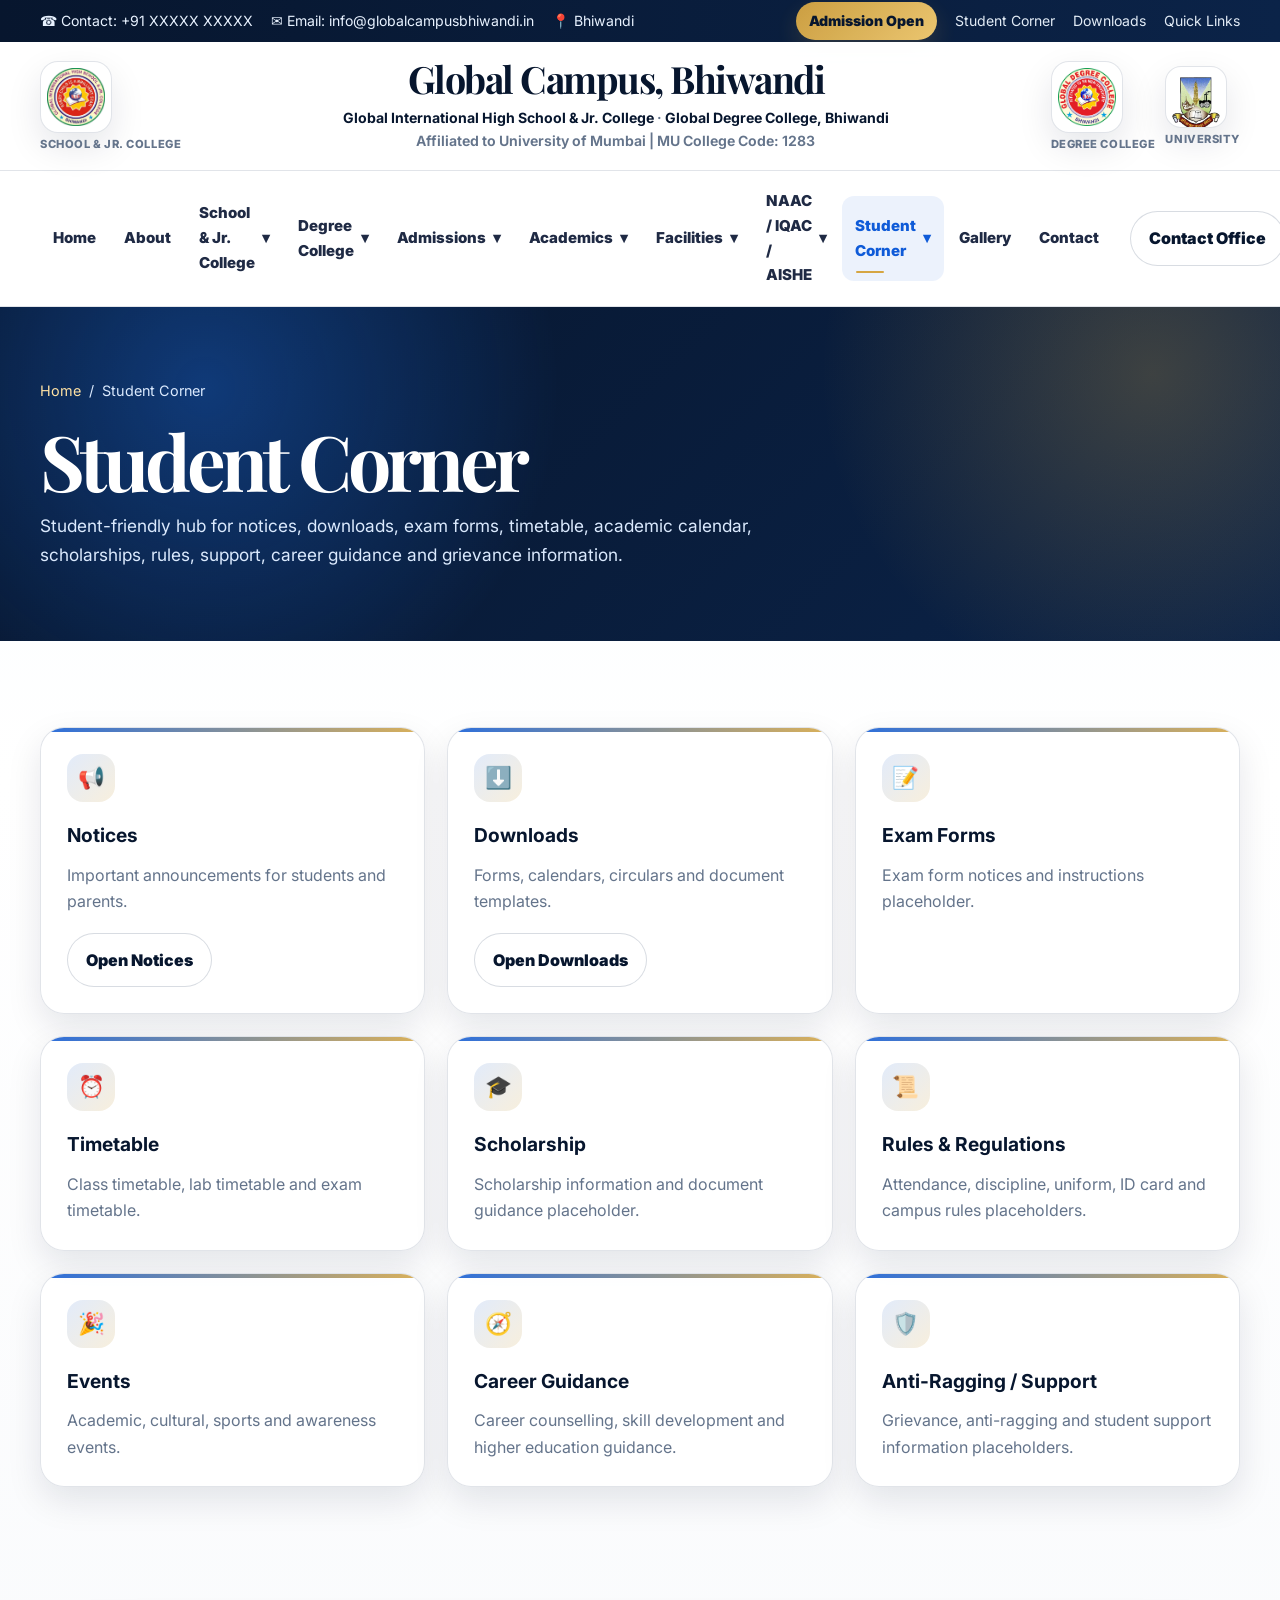
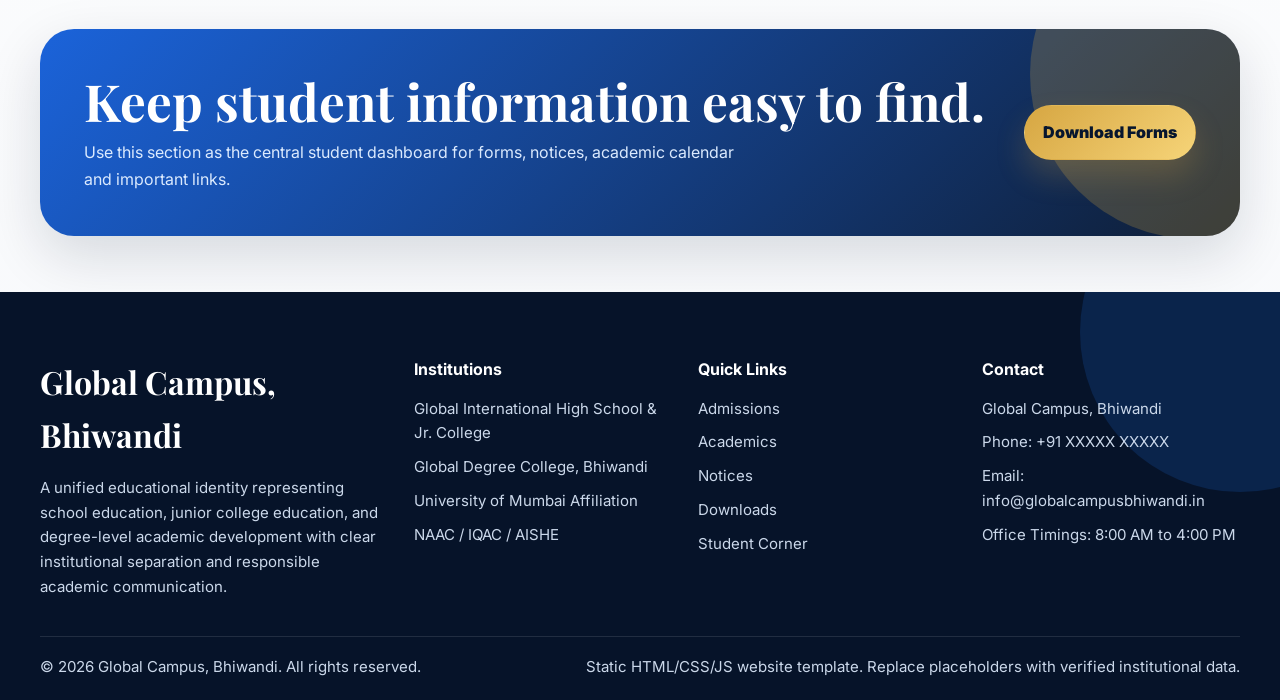
<file: student-corner.html>
<!DOCTYPE html>
<html lang="en">
<head>
  <meta charset="UTF-8">
  <meta name="viewport" content="width=device-width, initial-scale=1.0">
  <title>Student Corner | Global Campus, Bhiwandi</title>
  <meta name="description" content="Student corner for notices, downloads, exam forms, timetable, academic calendar, scholarships, rules and career guidance.">
  <meta name="keywords" content="Student corner, notices, downloads, scholarships, Global Campus Bhiwandi">
  <meta name="author" content="Global Campus, Bhiwandi">
  <meta name="robots" content="index, follow">
  <meta property="og:title" content="Student Corner | Global Campus, Bhiwandi">
  <meta property="og:description" content="Student corner for notices, downloads, exam forms, timetable, academic calendar, scholarships, rules and career guidance.">
  <meta property="og:type" content="website">
  <meta property="og:image" content="assets/images/hero-campus.jpg">
  <meta property="og:locale" content="en_IN">
  <link rel="preconnect" href="https://fonts.googleapis.com">
  <link rel="preconnect" href="https://fonts.gstatic.com" crossorigin>
  <link href="https://fonts.googleapis.com/css2?family=Inter:wght@400;500;600;700;800;900&family=Playfair+Display:wght@700;800&display=swap" rel="stylesheet">
  <link rel="stylesheet" href="assets/css/style.css">
</head>
<body>

  <div class="topbar">
    <div class="container topbar-inner">
      <div class="topbar-left">
        <span>☎ Contact: +91 XXXXX XXXXX</span>
        <span>✉ Email: info@globalcampusbhiwandi.in</span>
        <span>📍 Bhiwandi</span>
      </div>
      <div class="topbar-links">
        <a class="admission-pill" href="admissions.html">Admission Open</a>
        <a href="student-corner.html">Student Corner</a>
        <a href="downloads.html">Downloads</a>
        <a href="notices.html">Quick Links</a>
      </div>
    </div>
  </div>
  <header class="site-header">
    <div class="container identity-row">
      <div class="logo-group" aria-label="School identity">
        <div class="logo-wrap">
          <div class="logo-box"><img src="assets/images/school-logo.png" alt="Global International High School and Jr. College logo placeholder"></div>
          <div class="logo-caption">School & Jr. College</div>
        </div>
      </div>
      <div class="brand-stack">
        <h1>Global Campus, Bhiwandi</h1>
        <p><strong>Global International High School & Jr. College</strong> · <strong>Global Degree College, Bhiwandi</strong><br>Affiliated to University of Mumbai | MU College Code: 1283</p>
      </div>
      <div class="logo-group" aria-label="Degree college identity">
        <div class="logo-wrap">
          <div class="logo-box"><img src="assets/images/degree-college-logo.png" alt="Global Degree College Bhiwandi logo placeholder"></div>
          <div class="logo-caption">Degree College</div>
        </div>
        <div class="logo-wrap">
          <div class="logo-box small"><img src="assets/images/university-of-mumbai-logo.png" alt="University of Mumbai logo placeholder"></div>
          <div class="logo-caption">University</div>
        </div>
      </div>
    </div>
    <nav class="navbar" aria-label="Primary navigation">
      <div class="container nav-inner">
        <ul class="nav-menu"><li class="nav-item"><a class="nav-link" href="index.html">Home</a></li><li class="nav-item"><a class="nav-link" href="about.html">About</a></li><li class="nav-item has-dropdown"><a class="nav-link" href="school-jr-college.html">School & Jr. College <span>▾</span></a><div class="dropdown"><a href="school-jr-college.html#playgroup">Play Group</a><a href="school-jr-college.html#pre-primary">Pre-Primary</a><a href="school-jr-college.html#primary">Primary</a><a href="school-jr-college.html#secondary">Secondary</a><a href="school-jr-college.html#high-school">High School</a><a href="school-jr-college.html#junior-college">Junior College</a></div></li><li class="nav-item has-dropdown"><a class="nav-link" href="degree-college.html">Degree College <span>▾</span></a><div class="dropdown"><a href="degree-college.html">About Degree College</a><a href="degree-college.html#bsc-it">B.Sc. IT</a><a href="departments.html">Departments</a><a href="degree-college.html#faculty">Faculty</a><a href="degree-college.html#university">University of Mumbai</a><a href="degree-college.html#mu-code">MU Code 1283</a></div></li><li class="nav-item has-dropdown"><a class="nav-link" href="admissions.html">Admissions <span>▾</span></a><div class="dropdown"><a href="admissions.html#school-admission">School Admission</a><a href="admissions.html#junior-admission">Junior College Admission</a><a href="admissions.html#degree-admission">Degree College Admission</a><a href="admissions.html#process">Admission Process</a><a href="admissions.html#documents">Documents Required</a><a href="admissions.html#fees">Fee Information</a><a href="admissions.html#enquiry">Enquiry Form</a></div></li><li class="nav-item has-dropdown"><a class="nav-link" href="academics.html">Academics <span>▾</span></a><div class="dropdown"><a href="academics.html#calendar">Academic Calendar</a><a href="academics.html#curriculum">Curriculum</a><a href="academics.html#timetable">Timetable</a><a href="academics.html#examination">Examination</a><a href="academics.html#results">Results</a></div></li><li class="nav-item has-dropdown"><a class="nav-link" href="facilities.html">Facilities <span>▾</span></a><div class="dropdown"><a href="facilities.html#classrooms">Smart Classrooms</a><a href="facilities.html#computer-lab">Computer Lab</a><a href="facilities.html#science-lab">Science Lab</a><a href="facilities.html#library">Library</a><a href="facilities.html#sports">Playground</a><a href="facilities.html#security">CCTV Campus</a><a href="student-corner.html#support">Student Support</a></div></li><li class="nav-item has-dropdown"><a class="nav-link" href="naac-iqac-aishe.html">NAAC / IQAC / AISHE <span>▾</span></a><div class="dropdown"><a href="naac-iqac-aishe.html#iqac">IQAC</a><a href="naac-iqac-aishe.html#naac">NAAC Documents</a><a href="naac-iqac-aishe.html#aishe">AISHE</a><a href="naac-iqac-aishe.html#committees">Committees</a><a href="naac-iqac-aishe.html#reports">Reports</a></div></li><li class="nav-item has-dropdown"><a class="nav-link" href="student-corner.html">Student Corner <span>▾</span></a><div class="dropdown"><a href="notices.html">Notices</a><a href="downloads.html">Downloads</a><a href="student-corner.html#scholarship">Scholarship</a><a href="student-corner.html#rules">Rules & Regulations</a><a href="student-corner.html#events">Events</a><a href="student-corner.html#career">Career Guidance</a></div></li><li class="nav-item"><a class="nav-link" href="gallery.html">Gallery</a></li><li class="nav-item"><a class="nav-link" href="contact.html">Contact</a></li></ul>
        <div class="nav-actions">
          <a class="btn btn-outline" href="contact.html">Contact Office</a>
          <button class="menu-toggle" aria-label="Open mobile menu" aria-expanded="false"><span></span><span></span><span></span></button>
        </div>
      </div>
    </nav>
  </header>


  <main>
    <section class="page-hero">
      <div class="container">
        <div class="breadcrumb"><a href="index.html">Home</a><span>/</span><span>Student Corner</span></div>
        <h2>Student Corner</h2>
        <p>Student-friendly hub for notices, downloads, exam forms, timetable, academic calendar, scholarships, rules, support, career guidance and grievance information.</p>
      </div>
    </section>

    <section class="section"><div class="container grid grid-3">
      <article class="card reveal"><div class="icon">📢</div><h3>Notices</h3><p>Important announcements for students and parents.</p><a class="btn btn-outline" href="notices.html" style="margin-top:18px">Open Notices</a></article>
      <article class="card reveal"><div class="icon">⬇️</div><h3>Downloads</h3><p>Forms, calendars, circulars and document templates.</p><a class="btn btn-outline" href="downloads.html" style="margin-top:18px">Open Downloads</a></article>
      <article class="card reveal"><div class="icon">📝</div><h3>Exam Forms</h3><p>Exam form notices and instructions placeholder.</p></article>
      <article class="card reveal"><div class="icon">⏰</div><h3>Timetable</h3><p>Class timetable, lab timetable and exam timetable.</p></article>
      <article class="card reveal"><div class="icon">🎓</div><h3>Scholarship</h3><p id="scholarship">Scholarship information and document guidance placeholder.</p></article>
      <article class="card reveal"><div class="icon">📜</div><h3>Rules & Regulations</h3><p id="rules">Attendance, discipline, uniform, ID card and campus rules placeholders.</p></article>
      <article class="card reveal"><div class="icon">🎉</div><h3>Events</h3><p id="events">Academic, cultural, sports and awareness events.</p></article>
      <article class="card reveal"><div class="icon">🧭</div><h3>Career Guidance</h3><p id="career">Career counselling, skill development and higher education guidance.</p></article>
      <article class="card reveal"><div class="icon">🛡️</div><h3>Anti-Ragging / Support</h3><p id="support">Grievance, anti-ragging and student support information placeholders.</p></article>
    </div></section>
    <section class="section small"><div class="container cta reveal"><div class="cta-content"><div><h2>Keep student information easy to find.</h2><p>Use this section as the central student dashboard for forms, notices, academic calendar and important links.</p></div><a class="btn btn-gold" href="downloads.html">Download Forms</a></div></div></section>
  </main>


  <footer class="footer">
    <div class="container footer-grid">
      <div>
        <h3>Global Campus, Bhiwandi</h3>
        <p>A unified educational identity representing school education, junior college education, and degree-level academic development with clear institutional separation and responsible academic communication.</p>
      </div>
      <div>
        <h4>Institutions</h4>
        <ul>
          <li><a href="school-jr-college.html">Global International High School & Jr. College</a></li>
          <li><a href="degree-college.html">Global Degree College, Bhiwandi</a></li>
          <li><a href="degree-college.html#university">University of Mumbai Affiliation</a></li>
          <li><a href="naac-iqac-aishe.html">NAAC / IQAC / AISHE</a></li>
        </ul>
      </div>
      <div>
        <h4>Quick Links</h4>
        <ul>
          <li><a href="admissions.html">Admissions</a></li>
          <li><a href="academics.html">Academics</a></li>
          <li><a href="notices.html">Notices</a></li>
          <li><a href="downloads.html">Downloads</a></li>
          <li><a href="student-corner.html">Student Corner</a></li>
        </ul>
      </div>
      <div>
        <h4>Contact</h4>
        <ul>
          <li>Global Campus, Bhiwandi</li>
          <li>Phone: +91 XXXXX XXXXX</li>
          <li>Email: info@globalcampusbhiwandi.in</li>
          <li>Office Timings: 8:00 AM to 4:00 PM</li>
        </ul>
      </div>
    </div>
    <div class="container footer-bottom">
      <p>© 2026 Global Campus, Bhiwandi. All rights reserved.</p>
      <p>Static HTML/CSS/JS website template. Replace placeholders with verified institutional data.</p>
    </div>
  </footer>
  <button class="back-to-top" aria-label="Back to top">↑</button>

  <script src="assets/js/main.js"></script>
</body>
</html>
</file>
<file: assets/css/style.css>
/* =========================================================
   Global Campus, Bhiwandi - Premium Static Website
   Technology: HTML + CSS + JavaScript only
   Author-ready institutional template
   ========================================================= */

:root{
  --navy:#07162e;
  --navy-2:#0b2348;
  --royal:#0f5bd8;
  --blue:#1f7bff;
  --sky:#eaf4ff;
  --gold:#d6a642;
  --gold-2:#ffe2a4;
  --white:#ffffff;
  --off:#f7f9fc;
  --text:#172033;
  --muted:#64748b;
  --line:rgba(15, 39, 78, .12);
  --glass:rgba(255,255,255,.78);
  --shadow:0 20px 55px rgba(7,22,46,.14);
  --shadow-soft:0 14px 35px rgba(7,22,46,.10);
  --radius:24px;
  --radius-lg:34px;
  --max:1200px;
  --font-main:'Inter','Segoe UI',Arial,sans-serif;
  --font-display:'Playfair Display',Georgia,serif;
}

*{box-sizing:border-box;margin:0;padding:0}
html{scroll-behavior:smooth}
body{
  font-family:var(--font-main);
  color:var(--text);
  background:linear-gradient(180deg,#f7fbff 0%,#ffffff 34%,#f6f8fb 100%);
  line-height:1.65;
  overflow-x:hidden;
}
img{max-width:100%;display:block}
a{color:inherit;text-decoration:none}
ul{list-style:none}
button,input,select,textarea{font:inherit}
::selection{background:var(--gold);color:var(--navy)}

.container{width:min(var(--max), calc(100% - 32px));margin-inline:auto}
.section{padding:86px 0}
.section.small{padding:56px 0}
.eyebrow{
  display:inline-flex;align-items:center;gap:8px;
  color:var(--royal);font-weight:800;text-transform:uppercase;
  letter-spacing:.12em;font-size:.78rem;margin-bottom:14px;
}
.eyebrow::before{content:'';width:28px;height:2px;background:var(--gold);border-radius:20px}
.section-title{font-family:var(--font-display);font-size:clamp(2rem,4vw,3.4rem);line-height:1.1;color:var(--navy);letter-spacing:-.04em;margin-bottom:16px}
.section-lead{font-size:1.06rem;color:var(--muted);max-width:760px}
.center{text-align:center}.center .section-lead{margin-inline:auto}.center .eyebrow::before{display:none}
.badge{
  display:inline-flex;align-items:center;gap:8px;padding:8px 12px;border-radius:999px;
  background:rgba(15,91,216,.08);color:var(--royal);border:1px solid rgba(15,91,216,.12);
  font-weight:800;font-size:.82rem;
}
.badge.gold{background:rgba(214,166,66,.12);color:#8a6216;border-color:rgba(214,166,66,.25)}

/* Top Bar */
.topbar{
  background:linear-gradient(90deg,var(--navy),var(--navy-2));
  color:#e8f2ff;font-size:.88rem;position:relative;z-index:50;
}
.topbar-inner{display:flex;align-items:center;justify-content:space-between;gap:18px;min-height:42px}
.topbar-left,.topbar-links{display:flex;align-items:center;gap:18px;flex-wrap:wrap}
.topbar a{color:#edf6ff;opacity:.95}.topbar a:hover{color:var(--gold-2)}
.topbar .admission-pill{
  background:linear-gradient(135deg,var(--gold),#f7cf73);color:var(--navy);
  padding:7px 13px;border-radius:999px;font-weight:900;box-shadow:0 10px 25px rgba(214,166,66,.18)
}

/* Header */
.site-header{
  position:sticky;top:0;z-index:100;background:rgba(255,255,255,.9);
  backdrop-filter:blur(18px);border-bottom:1px solid var(--line);transition:.25s ease;
}
.site-header.scrolled{box-shadow:0 12px 30px rgba(7,22,46,.12)}
.identity-row{display:grid;grid-template-columns:auto 1fr auto;align-items:center;gap:18px;padding:18px 0}
.brand-stack{text-align:center}
.brand-stack h1{font-family:var(--font-display);font-size:clamp(1.45rem,3vw,2.35rem);letter-spacing:-.04em;color:var(--navy);line-height:1}
.brand-stack p{font-size:.88rem;color:var(--muted);margin-top:8px;font-weight:650}
.brand-stack strong{color:var(--navy)}
.logo-group{display:flex;align-items:center;gap:10px}
.logo-box{
  width:72px;height:72px;border-radius:18px;background:#fff;border:1px solid var(--line);box-shadow:var(--shadow-soft);
  display:grid;place-items:center;overflow:hidden;padding:6px;
}
.logo-box.small{width:62px;height:62px;border-radius:16px}
.logo-caption{font-size:.7rem;color:var(--muted);font-weight:800;text-transform:uppercase;letter-spacing:.05em;text-align:center;line-height:1.15;margin-top:5px}
.logo-wrap{text-align:center}

.navbar{border-top:1px solid var(--line);background:rgba(255,255,255,.75)}
.nav-inner{display:flex;align-items:center;justify-content:space-between;gap:18px;min-height:58px}
.nav-menu{display:flex;align-items:center;gap:2px}
.nav-item{position:relative}
.nav-link{
  display:flex;align-items:center;gap:7px;padding:18px 13px;font-weight:850;font-size:.94rem;color:#1f2a44;border-radius:12px;transition:.2s ease;
}
.nav-link:hover,.nav-link.active{background:rgba(15,91,216,.08);color:var(--royal)}
.nav-link::after{content:'';height:2px;width:0;background:var(--gold);position:absolute;left:14px;bottom:8px;border-radius:20px;transition:.2s ease}
.nav-link:hover::after,.nav-link.active::after{width:28px}
.dropdown{
  position:absolute;top:100%;left:0;min-width:260px;background:rgba(255,255,255,.97);border:1px solid var(--line);
  box-shadow:var(--shadow);border-radius:20px;padding:12px;display:none;animation:dropdownIn .18s ease forwards;
}
.dropdown a{display:block;padding:10px 12px;border-radius:12px;color:#26344f;font-weight:700;font-size:.92rem}
.dropdown a:hover{background:rgba(15,91,216,.08);color:var(--royal)}
.nav-item:hover .dropdown,.nav-item.open .dropdown{display:block}
@keyframes dropdownIn{from{opacity:0;transform:translateY(8px)}to{opacity:1;transform:translateY(0)}}
.nav-actions{display:flex;align-items:center;gap:10px}
.menu-toggle{display:none;border:0;background:var(--navy);color:#fff;border-radius:14px;padding:10px 12px;cursor:pointer}
.menu-toggle span{display:block;width:22px;height:2px;background:#fff;margin:5px;border-radius:10px}

/* Buttons */
.btn{display:inline-flex;align-items:center;justify-content:center;gap:10px;padding:13px 18px;border-radius:999px;border:1px solid transparent;font-weight:900;cursor:pointer;transition:.22s ease;white-space:nowrap}
.btn-primary{background:linear-gradient(135deg,var(--royal),var(--blue));color:#fff;box-shadow:0 16px 30px rgba(31,123,255,.22)}
.btn-primary:hover{transform:translateY(-2px);box-shadow:0 22px 38px rgba(31,123,255,.28)}
.btn-gold{background:linear-gradient(135deg,var(--gold),#f6d478);color:var(--navy);box-shadow:0 16px 30px rgba(214,166,66,.22)}
.btn-outline{background:#fff;color:var(--navy);border-color:rgba(15,39,78,.16)}
.btn-outline:hover{border-color:var(--royal);color:var(--royal);transform:translateY(-2px)}
.btn-light{background:rgba(255,255,255,.9);color:var(--navy)}

/* Hero */
.hero{
  position:relative;min-height:670px;display:grid;align-items:center;overflow:hidden;color:#fff;
  background:linear-gradient(135deg,rgba(7,22,46,.92),rgba(11,35,72,.82)),url('../images/hero-campus.jpg') center/cover no-repeat;
}
.hero::before{content:'';position:absolute;inset:0;background:radial-gradient(circle at 20% 20%,rgba(31,123,255,.35),transparent 35%),radial-gradient(circle at 80% 12%,rgba(214,166,66,.32),transparent 28%)}
.hero::after{content:'';position:absolute;inset:auto 0 0;height:180px;background:linear-gradient(180deg,transparent,#f7fbff)}
.hero-content{position:relative;z-index:2;max-width:850px;padding:88px 0 138px}
.hero-kicker{display:flex;align-items:center;gap:10px;margin-bottom:18px;flex-wrap:wrap}
.hero h2{font-family:var(--font-display);font-size:clamp(3rem,8vw,6.8rem);line-height:.95;letter-spacing:-.075em;margin-bottom:18px}
.hero .tagline{font-size:clamp(1.2rem,2.3vw,1.65rem);font-weight:850;color:var(--gold-2);margin-bottom:16px}
.hero p{font-size:1.14rem;max-width:680px;color:#dbeafe;margin-bottom:28px}
.hero-actions{display:flex;align-items:center;gap:14px;flex-wrap:wrap}
.hero-panel{
  position:absolute;right:max(20px,calc((100vw - var(--max))/2));bottom:70px;z-index:3;width:min(360px,calc(100% - 40px));
  background:rgba(255,255,255,.12);backdrop-filter:blur(16px);border:1px solid rgba(255,255,255,.18);border-radius:var(--radius);
  padding:20px;box-shadow:0 30px 60px rgba(0,0,0,.22);
}
.hero-panel h3{font-size:1.05rem;color:#fff;margin-bottom:10px}.hero-panel p{font-size:.92rem;margin:0;color:#dbeafe}
.hero-panel-grid{display:grid;grid-template-columns:1fr 1fr;gap:10px;margin-top:15px}.mini-stat{background:rgba(255,255,255,.12);border:1px solid rgba(255,255,255,.15);border-radius:16px;padding:12px}.mini-stat strong{display:block;font-size:1.25rem;color:var(--gold-2)}.mini-stat span{font-size:.78rem;color:#e8f2ff}

/* Cards and Layouts */
.grid{display:grid;gap:22px}.grid-2{grid-template-columns:repeat(2,minmax(0,1fr))}.grid-3{grid-template-columns:repeat(3,minmax(0,1fr))}.grid-4{grid-template-columns:repeat(4,minmax(0,1fr))}
.card,.surface{
  background:rgba(255,255,255,.86);border:1px solid var(--line);border-radius:var(--radius);box-shadow:var(--shadow-soft);padding:26px;position:relative;overflow:hidden;
}
.card::before{content:'';position:absolute;inset:0 0 auto;height:4px;background:linear-gradient(90deg,var(--royal),var(--gold));opacity:.88}
.card:hover{transform:translateY(-5px);box-shadow:var(--shadow)}
.card{transition:.25s ease}
.card h3{font-size:1.2rem;color:var(--navy);margin-bottom:10px}.card p{color:var(--muted)}
.icon{
  width:48px;height:48px;border-radius:16px;display:grid;place-items:center;margin-bottom:18px;
  background:linear-gradient(135deg,rgba(15,91,216,.12),rgba(214,166,66,.18));font-size:1.35rem;color:var(--royal);
}
.institution-card{min-height:360px;display:flex;flex-direction:column;justify-content:flex-end;color:#fff;padding:32px;border-radius:var(--radius-lg);overflow:hidden;position:relative;box-shadow:var(--shadow)}
.institution-card.school{background:linear-gradient(180deg,rgba(7,22,46,.15),rgba(7,22,46,.9)),url('../images/school-building.jpg') center/cover no-repeat}
.institution-card.degree{background:linear-gradient(180deg,rgba(7,22,46,.15),rgba(7,22,46,.9)),url('../images/degree-building.jpg') center/cover no-repeat}
.institution-card::after{content:'';position:absolute;inset:0;background:radial-gradient(circle at 80% 10%,rgba(214,166,66,.26),transparent 30%);pointer-events:none}
.institution-card>*{position:relative;z-index:2}.institution-card h3{font-family:var(--font-display);font-size:2rem;line-height:1.1;margin-bottom:12px}.institution-card p{color:#dbeafe;margin-bottom:18px}

.pathway{display:flex;align-items:center;gap:12px;flex-wrap:wrap;margin-top:34px}.path-step{flex:1;min-width:125px;background:#fff;border:1px solid var(--line);border-radius:18px;padding:16px;text-align:center;box-shadow:var(--shadow-soft);font-weight:900;color:var(--navy)}.path-arrow{color:var(--gold);font-weight:900;font-size:1.2rem}
.split{display:grid;grid-template-columns:1.05fr .95fr;gap:36px;align-items:center}.split.reverse{grid-template-columns:.95fr 1.05fr}.image-frame{position:relative;border-radius:var(--radius-lg);overflow:hidden;box-shadow:var(--shadow);border:1px solid rgba(255,255,255,.35)}.image-frame img{width:100%;min-height:390px;object-fit:cover}.image-frame::after{content:'';position:absolute;inset:0;background:linear-gradient(180deg,transparent,rgba(7,22,46,.26))}
.check-list{display:grid;gap:12px;margin-top:22px}.check-list li{display:flex;gap:11px;align-items:flex-start;color:#30405c;font-weight:650}.check-list li::before{content:'✓';flex:0 0 24px;width:24px;height:24px;border-radius:50%;display:grid;place-items:center;background:rgba(15,91,216,.1);color:var(--royal);font-weight:900;font-size:.85rem}

.stats-band{background:linear-gradient(135deg,var(--navy),var(--navy-2));color:#fff;border-radius:var(--radius-lg);padding:28px;box-shadow:var(--shadow);display:grid;grid-template-columns:repeat(4,1fr);gap:18px;position:relative;overflow:hidden}.stats-band::before{content:'';position:absolute;inset:-40% -10% auto auto;width:320px;height:320px;background:rgba(214,166,66,.18);border-radius:50%;filter:blur(8px)}.stat{text-align:center;position:relative}.stat strong{display:block;font-size:2rem;color:var(--gold-2);line-height:1}.stat span{font-size:.86rem;color:#dbeafe;font-weight:700}

.cta{background:linear-gradient(135deg,rgba(15,91,216,.95),rgba(7,22,46,.97));color:#fff;border-radius:var(--radius-lg);padding:44px;box-shadow:var(--shadow);position:relative;overflow:hidden}.cta::after{content:'';position:absolute;right:-120px;top:-120px;width:330px;height:330px;border-radius:50%;background:rgba(214,166,66,.24)}.cta-content{position:relative;z-index:2;display:flex;align-items:center;justify-content:space-between;gap:24px}.cta h2{font-family:var(--font-display);font-size:clamp(2rem,4vw,3.25rem);line-height:1.1}.cta p{color:#dbeafe;max-width:650px;margin-top:10px}

.notice-list{display:grid;gap:12px}.notice-item{display:flex;align-items:center;justify-content:space-between;gap:16px;background:#fff;border:1px solid var(--line);border-radius:18px;padding:16px;box-shadow:var(--shadow-soft)}.notice-item small{display:block;color:var(--royal);font-weight:900}.notice-item h4{color:var(--navy);line-height:1.25}.notice-item .date{font-weight:900;color:#8a6216;background:rgba(214,166,66,.14);padding:8px 10px;border-radius:12px;text-align:center;min-width:82px}

/* Page Banner */
.page-hero{position:relative;padding:72px 0;background:linear-gradient(135deg,var(--navy),var(--navy-2));color:#fff;overflow:hidden}.page-hero::before{content:'';position:absolute;inset:0;background:radial-gradient(circle at 16% 24%,rgba(31,123,255,.34),transparent 32%),radial-gradient(circle at 90% 20%,rgba(214,166,66,.25),transparent 28%)}.page-hero .container{position:relative;z-index:2}.breadcrumb{display:flex;gap:8px;flex-wrap:wrap;color:#dbeafe;font-size:.9rem;margin-bottom:20px}.breadcrumb a{color:var(--gold-2)}.page-hero h2{font-family:var(--font-display);font-size:clamp(2.5rem,6vw,4.8rem);line-height:.98;letter-spacing:-.06em;margin-bottom:14px}.page-hero p{color:#dbeafe;max-width:820px;font-size:1.08rem}

/* Tables */
.table-wrap{overflow:auto;border:1px solid var(--line);border-radius:20px;background:#fff;box-shadow:var(--shadow-soft)}table{width:100%;border-collapse:collapse;min-width:720px}th,td{text-align:left;padding:15px;border-bottom:1px solid var(--line)}th{background:#f0f6ff;color:var(--navy);font-weight:900}td{color:#40516f}tr:last-child td{border-bottom:0}

/* Forms */
.form-card{background:#fff;border:1px solid var(--line);border-radius:var(--radius);box-shadow:var(--shadow);padding:28px}.form-grid{display:grid;grid-template-columns:1fr 1fr;gap:14px}.field{display:grid;gap:7px}.field.full{grid-column:1/-1}.field label{font-weight:850;color:var(--navy);font-size:.9rem}.field input,.field select,.field textarea{width:100%;border:1px solid rgba(15,39,78,.16);border-radius:14px;padding:13px 14px;background:#fbfdff;outline:none;transition:.2s ease}.field textarea{min-height:130px;resize:vertical}.field input:focus,.field select:focus,.field textarea:focus{border-color:var(--royal);box-shadow:0 0 0 4px rgba(15,91,216,.08)}

/* Gallery */
.filter-bar{display:flex;gap:10px;flex-wrap:wrap;justify-content:center;margin:28px 0}.filter-btn{border:1px solid var(--line);background:#fff;color:var(--navy);padding:10px 15px;border-radius:999px;font-weight:900;cursor:pointer;transition:.2s ease}.filter-btn.active,.filter-btn:hover{background:var(--royal);color:#fff;border-color:var(--royal)}.gallery-grid{display:grid;grid-template-columns:repeat(3,1fr);gap:18px}.gallery-item{position:relative;border-radius:22px;overflow:hidden;box-shadow:var(--shadow-soft);border:1px solid var(--line);background:#fff}.gallery-item img{height:250px;width:100%;object-fit:cover}.gallery-label{position:absolute;left:14px;bottom:14px;background:rgba(7,22,46,.78);color:#fff;padding:8px 12px;border-radius:999px;font-weight:900;font-size:.82rem;backdrop-filter:blur(8px)}.gallery-item.hide{display:none}

/* FAQ */
.faq{display:grid;gap:12px}.faq-item{background:#fff;border:1px solid var(--line);border-radius:18px;box-shadow:var(--shadow-soft);overflow:hidden}.faq-question{width:100%;background:transparent;border:0;text-align:left;padding:18px 20px;font-weight:900;color:var(--navy);cursor:pointer;display:flex;justify-content:space-between;gap:16px}.faq-answer{max-height:0;overflow:hidden;transition:max-height .3s ease}.faq-answer p{padding:0 20px 18px;color:var(--muted)}.faq-item.active .faq-answer{max-height:180px}.faq-question span{color:var(--royal)}

/* Footer */
.footer{background:#061329;color:#dbeafe;padding:64px 0 20px;position:relative;overflow:hidden}.footer::before{content:'';position:absolute;top:-120px;right:-120px;width:320px;height:320px;border-radius:50%;background:rgba(31,123,255,.16)}.footer-grid{display:grid;grid-template-columns:1.35fr 1fr 1fr 1fr;gap:26px;position:relative}.footer h3,.footer h4{color:#fff;margin-bottom:14px}.footer h3{font-family:var(--font-display);font-size:2rem}.footer p,.footer li{color:#cbd8ea;font-size:.94rem}.footer ul{display:grid;gap:9px}.footer a:hover{color:var(--gold-2)}.footer-bottom{border-top:1px solid rgba(255,255,255,.11);margin-top:36px;padding-top:18px;display:flex;justify-content:space-between;gap:16px;flex-wrap:wrap;color:#9fb0c6;font-size:.88rem}
.back-to-top{position:fixed;right:20px;bottom:20px;width:46px;height:46px;border-radius:50%;border:0;background:var(--royal);color:#fff;font-size:1.2rem;cursor:pointer;box-shadow:0 16px 35px rgba(15,91,216,.28);opacity:0;visibility:hidden;transform:translateY(12px);transition:.25s ease;z-index:90}.back-to-top.show{opacity:1;visibility:visible;transform:translateY(0)}

/* Animation */
.reveal{opacity:0;transform:translateY(22px);transition:.6s ease}.reveal.visible{opacity:1;transform:none}.page-loaded .hero-content,.page-loaded .page-hero .container{animation:fadeUp .65s ease both}@keyframes fadeUp{from{opacity:0;transform:translateY(20px)}to{opacity:1;transform:none}}

/* Responsive */
@media (max-width:1080px){
  .nav-menu{position:fixed;top:0;right:-100%;width:min(390px,88vw);height:100vh;background:#fff;box-shadow:var(--shadow);flex-direction:column;align-items:stretch;padding:90px 18px 26px;overflow:auto;transition:.28s ease;z-index:150}.nav-menu.open{right:0}.nav-item{width:100%}.nav-link{justify-content:space-between;padding:14px}.dropdown{position:static;box-shadow:none;border-radius:15px;margin:0 0 8px 12px;background:#f7fbff;display:none}.nav-item.open .dropdown{display:block}.menu-toggle{display:block;position:relative;z-index:160}.nav-actions .btn-outline{display:none}.identity-row{grid-template-columns:1fr;gap:12px}.logo-group{justify-content:center}.brand-stack{order:-1}.navbar{border-top:0}.nav-inner{justify-content:flex-end}.hero-panel{position:relative;right:auto;bottom:auto;margin:-110px auto 42px}.hero{min-height:620px}.hero-content{padding-bottom:160px}.grid-4{grid-template-columns:repeat(2,1fr)}.footer-grid{grid-template-columns:1fr 1fr}.stats-band{grid-template-columns:repeat(2,1fr)}
}
@media (max-width:820px){
  .topbar-inner,.topbar-left,.topbar-links{justify-content:center;text-align:center}.topbar-inner{flex-direction:column;padding:10px 0}.hero h2{font-size:3.45rem}.grid-2,.grid-3,.grid-4,.split,.split.reverse{grid-template-columns:1fr}.section{padding:64px 0}.cta-content{flex-direction:column;align-items:flex-start}.form-grid{grid-template-columns:1fr}.gallery-grid{grid-template-columns:1fr 1fr}.image-frame img{min-height:300px}.path-arrow{display:none}.path-step{min-width:46%}.footer-grid{grid-template-columns:1fr}.notice-item{align-items:flex-start;flex-direction:column}.hero-panel{margin-top:-90px}
}
@media (max-width:540px){
  .container{width:min(100% - 22px,var(--max))}.logo-box{width:58px;height:58px;border-radius:14px}.logo-box.small{width:52px;height:52px}.brand-stack h1{font-size:1.6rem}.brand-stack p{font-size:.76rem}.hero{min-height:610px}.hero-content{padding:68px 0 140px}.hero h2{font-size:2.75rem}.hero-actions .btn{width:100%}.hero-panel{width:calc(100% - 22px);padding:16px}.hero-panel-grid,.stats-band{grid-template-columns:1fr}.section-title{font-size:2.15rem}.card,.surface,.form-card,.cta{padding:20px}.gallery-grid{grid-template-columns:1fr}.path-step{min-width:100%}.footer-bottom{display:block}.footer-bottom p+p{margin-top:10px}
}
</file>
